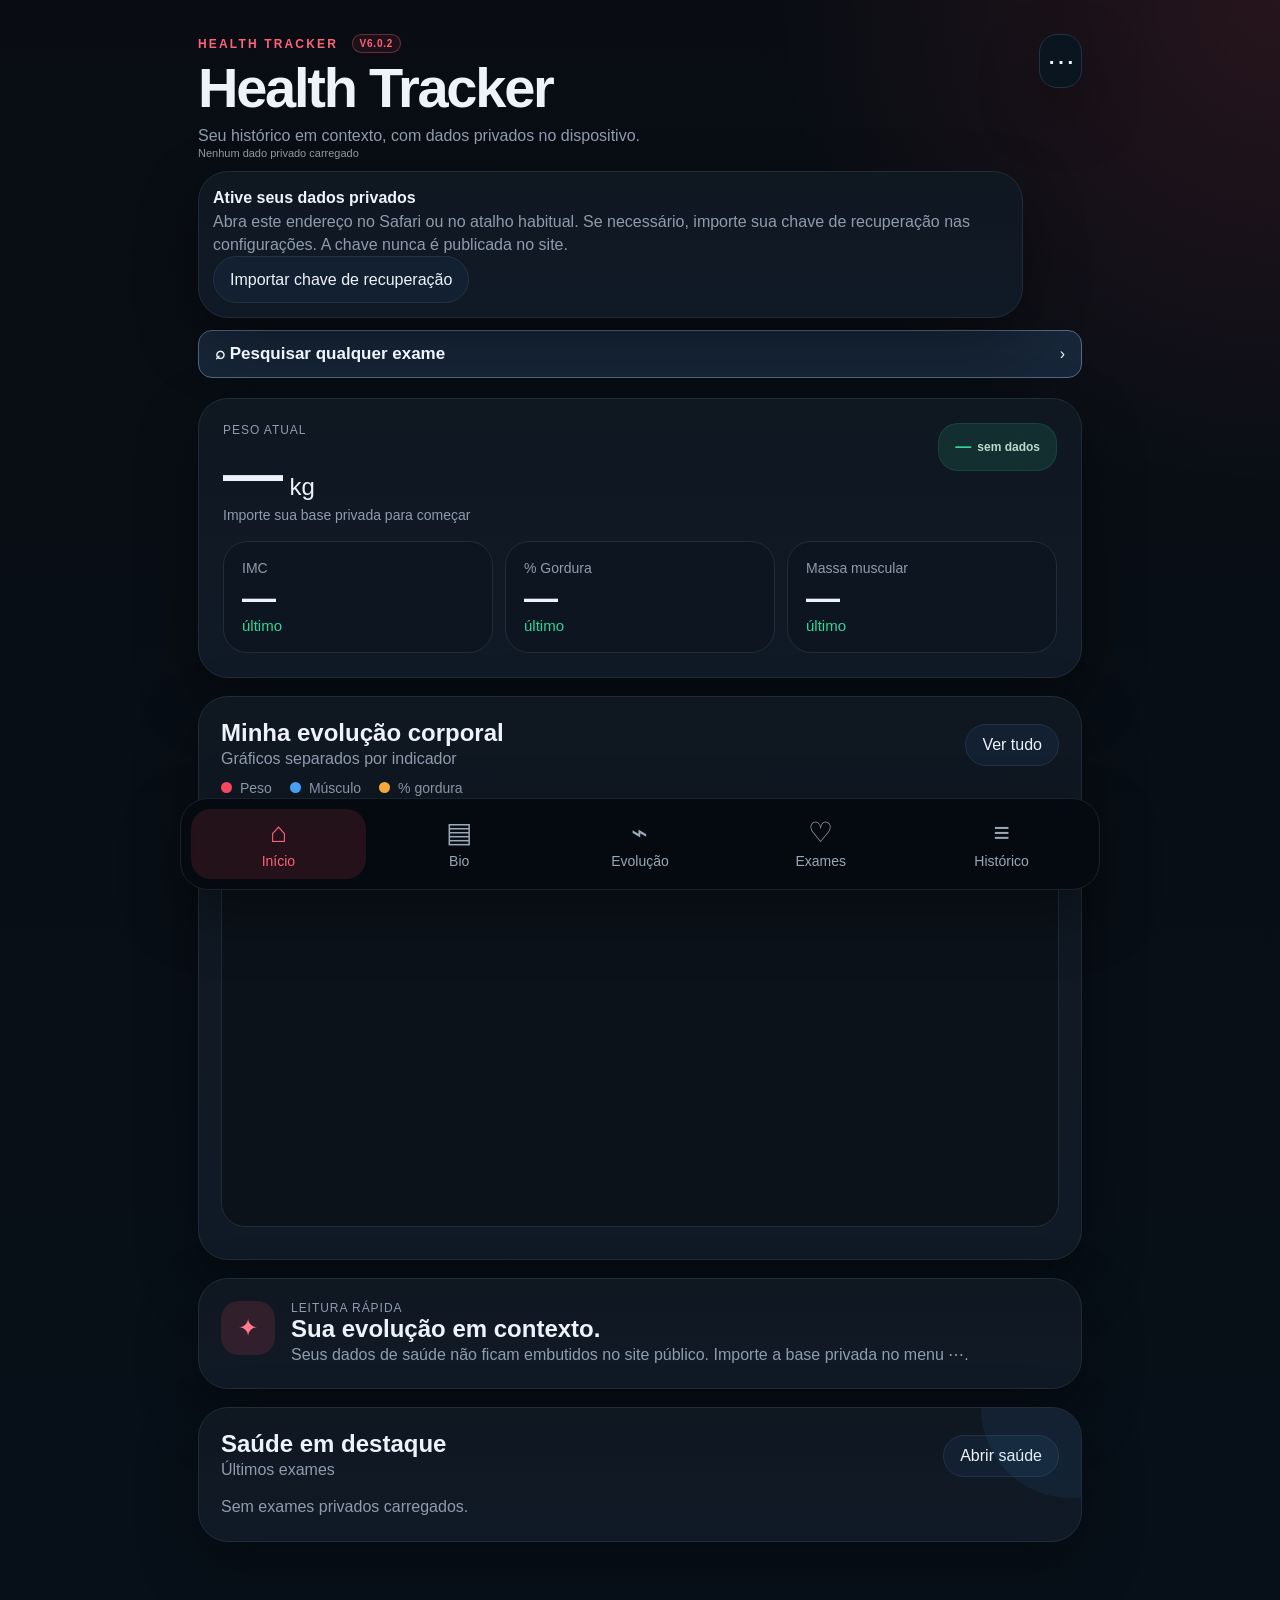
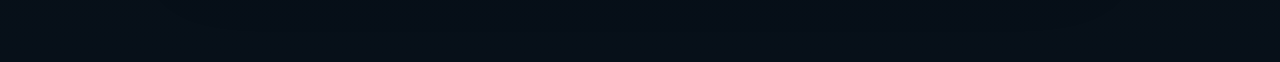
<file: index.html>
<!doctype html><html lang="pt-BR"><head><meta charset="utf-8"><meta name="viewport" content="width=device-width,initial-scale=1,viewport-fit=cover"><meta name="theme-color" content="#0b0f14"><meta name="apple-mobile-web-app-capable" content="yes"><meta name="apple-mobile-web-app-status-bar-style" content="black-translucent"><meta name="apple-mobile-web-app-title" content="Health Tracker"><meta name="description" content="Painel pessoal privado de saúde e composição corporal."><title>Health Tracker</title><link rel="manifest" href="manifest-v5.webmanifest?v=6.0"><link rel="icon" href="icon.svg?v=6.0" type="image/svg+xml"><link rel="apple-touch-icon" href="icon.svg?v=6.0"><link rel="stylesheet" href="styles.css?v=6.0"><link rel="stylesheet" href="v45.css?v=6.0"><link rel="stylesheet" href="v5.css?v=6.0"><link rel="stylesheet" href="v51.css?v=6.0"><link rel="stylesheet" href="v52.css?v=6.0"></head><body>
<div class="app-shell"><header class="topbar"><div><p class="eyebrow">HEALTH TRACKER <span class="version-badge">V6.0.2</span></p><h1 id="greeting">Health Tracker</h1><p class="subtle">Seu histórico em contexto, com dados privados no dispositivo.</p><p class="privacy-banner" id="privacyState"></p></div><button class="icon-btn" id="settingsBtn" aria-label="Dados e configurações">⋯</button></header>
<main class="content">
<section class="view active" data-view="home"><div class="home-panel active"><article class="hero-card"><div class="hero-head"><div><span class="label">Peso atual</span><div class="hero-value"><strong id="heroWeight">—</strong><span>kg</span></div><div class="meta" id="heroDate">—</div></div><div class="delta good" id="weightDelta">—</div></div><div class="metric-grid three"><div class="metric"><span>IMC</span><strong id="heroBmi">—</strong><em class="ok">último</em></div><div class="metric"><span>% Gordura</span><strong id="heroFatPct">—</strong><em class="ok">último</em></div><div class="metric"><span>Massa muscular</span><strong id="heroMuscle">—</strong><em class="ok">último</em></div></div></article>
<article class="card"><div class="section-title-row"><div><h2>Minha evolução corporal</h2><p class="subtle">Gráficos separados por indicador</p></div><button class="pill-btn" id="openEvolutionBtn">Ver tudo</button></div><div class="legend compact"><span><i class="dot red"></i>Peso</span><span><i class="dot blue"></i>Músculo</span><span><i class="dot amber"></i>% gordura</span></div><div class="chart-wrap compact-home"><svg id="overviewChart" class="chart" viewBox="0 0 720 350"></svg></div><div id="overviewLatest" class="chart-last-values"></div></article>
<article class="card insight-card"><div class="insight-icon">✦</div><div><span class="label">Leitura rápida</span><h2>Sua evolução em contexto.</h2><p id="homeInsight" class="subtle"></p></div></article>
<article class="card health-glance"><div class="section-title-row"><div><h2>Saúde em destaque</h2><p class="subtle" id="healthDateBase">Últimos exames</p></div><button class="pill-btn" id="openHealthBtn">Abrir saúde</button></div><div id="healthGlance" class="health-glance-grid"></div></article></div></section>
<section class="view" data-view="results"><div class="page-title"><div><p class="eyebrow">BIOIMPEDÂNCIA</p><h1>Bioimpedância</h1><p class="subtle">Toque em uma medição para abrir o relatório completo.</p></div></div><div class="timeline" id="resultsTimeline"></div></section>
<section class="view" data-view="evolution"><div class="page-title"><div><p class="eyebrow">TENDÊNCIAS</p><h1>Evolução corporal</h1></div></div><div class="metric-tabs" id="metricTabs"><button class="active" data-body-metric="weightKg">Peso</button><button data-body-metric="skeletalMuscleKg">Músculo</button><button data-body-metric="bodyFatPct">% Gordura</button><button data-body-metric="bmi">IMC</button></div><article class="card evolution-card"><div class="evolution-number"><span id="evoMetricLabel">Peso</span><strong id="evoMetricValue">—</strong><em id="evoMetricDelta">—</em></div><div id="evoReference" class="reference-strip"></div><div class="chart-wrap large"><svg id="evolutionChart" class="chart" viewBox="0 0 720 450"></svg></div></article></section>
<section class="view" data-view="health"><div class="page-title"><div><p class="eyebrow">EXAMES</p><h1>Saúde</h1></div></div><article class="health-summary-hero"><div class="health-summary-head"><div><span class="label">RESUMO DE SAÚDE</span><h2 id="healthSummaryDate">Sem data-base</h2></div><span id="healthFreshness" class="freshness unknown">—</span></div><p id="healthSummaryText"></p><div id="healthKpis" class="health-kpis"></div></article><div id="healthCategoryTabs" class="health-category-tabs"></div><article class="card"><div class="section-title-row"><div><h2>Marcadores</h2><p class="subtle">Último resultado, referência e tendência</p></div></div><div id="healthMarkers" class="marker-list"></div></article><article class="card evolution-card"><div class="evolution-number"><span id="labMetricLabel">Exame</span><strong id="labMetricValue">—</strong><em id="labMetricDelta">—</em></div><div class="reference-strip"><span id="labReference">—</span></div><p id="labContext" class="lab-context"></p><div class="chart-wrap large"><svg id="labChart" class="chart" viewBox="0 0 720 450"></svg></div></article><article class="card"><h2>Histórico do marcador</h2><div id="labHistory" class="lab-history"></div></article><article class="card reports-card"><div class="section-title-row"><div><h2>Laudos e achados clínicos</h2><p class="subtle">Fonte e data preservadas quando disponíveis</p></div></div><div id="reportHistory" class="report-history"></div></article><article class="card exam-index-card"><div class="section-title-row"><div><h2>Índice de Exames</h2><p class="subtle">Pesquise quando fez, quem solicitou, onde realizou e em qual pasta está o documento.</p></div></div><div class="exam-index-tools"><input id="examIndexSearch" class="exam-search" type="search" placeholder="Buscar exame, médico, laboratório ou pasta" autocomplete="off"><div id="examIndexFilters" class="exam-index-filters"><button class="active" data-exam-filter="all">Todos</button><button data-exam-filter="lab">Laboratório</button><button data-exam-filter="reports">Laudos</button><button data-exam-filter="pending">Pendentes</button><button data-exam-filter="documents">Documentos</button></div></div><p id="examIndexCount" class="exam-index-count"></p><div id="examIndexList" class="exam-index-list"></div><button id="examIndexMore" class="exam-more" hidden>Mostrar todos</button></article><article class="card disclaimer"><strong>Importante</strong><p>Referência laboratorial não é automaticamente uma meta individual. O painel organiza os dados e não substitui avaliação médica.</p></article></section>
<section class="view" data-view="timeline"><div class="page-title"><div><p class="eyebrow">HISTÓRICO</p><h1>Linha do tempo</h1><p class="subtle">Bioimpedâncias, exames, laudos e tratamentos.</p></div></div><article class="card"><div id="clinicalTimeline"></div></article></section>
</main><nav class="bottom-nav" aria-label="Navegação principal"><button class="active" data-nav="home"><span>⌂</span><small>Início</small></button><button data-nav="results"><span>▤</span><small>Bio</small></button><button data-nav="evolution"><span>⌁</span><small>Evolução</small></button><button data-nav="health"><span>♡</span><small>Saúde</small></button><button data-nav="timeline"><span>≡</span><small>Histórico</small></button></nav></div>
<dialog id="bodyDetailDialog" class="detail-dialog"><div class="dialog-head"><div><p class="eyebrow">RESULTADO</p><h2 id="bodyDetailTitle">Bioimpedância</h2></div><button class="icon-btn" id="closeBodyDetail">×</button></div><div id="bodyDetailContent" class="detail-scroll"></div></dialog>
<dialog id="dataDialog" class="dialog"><div class="dialog-head"><div><p class="eyebrow">DADOS PRIVADOS</p><h2>Privacidade e atualização</h2></div><button class="icon-btn" id="closeDataDialog">×</button></div><p class="privacy-note">A V6.0 publica apenas uma base <strong>criptografada</strong>. Seus exames são descriptografados somente neste aparelho. O panorama de saúde é calculado localmente a partir dessa base. Você importa a chave de recuperação uma única vez; depois, quando eu atualizar seus dados, o app sincroniza automaticamente.</p><div class="key-state"><strong id="keyStatus">Chave ainda não instalada</strong><small id="syncStatus">—</small></div><div class="stack-actions"><label class="primary file-label">Importar chave de recuperação<input id="recoveryKeyInput" type="file" accept="application/json" hidden></label><button class="secondary" id="syncBtn">Sincronizar agora</button><button class="secondary" id="openV7InApp" type="button">Abrir nova versão V7</button><details class="fallback-import"><summary>Importação manual de contingência</summary><label class="secondary file-label">Importar base JSON<input id="importInput" type="file" accept="application/json" hidden></label></details><button class="secondary" id="exportBtn">Exportar backup privado</button><button class="danger-ghost" id="resetBtn">Remover dados deste dispositivo</button><button class="danger-ghost" id="clearKeyBtn">Remover chave deste dispositivo</button></div></dialog>
<script src="core-v5.js?v=6.0"></script><script src="crypto-v5.js?v=6.0"></script><script src="charts-v5.js?v=6.0.2"></script><script src="render-v5.js?v=6.0.2"></script><script src="v51.js?v=6.0"></script><script src="v52.js?v=6.0"></script><script src="ui-v5.js?v=6.0"></script><script src="consult-v6.js?v=6.0.2"></script><script src="crypto-ui-v5.js?v=6.0.1"></script><script>
(function(){
 const launch=document.getElementById('openV7InApp');if(!launch)return;
 const DEFAULT_KEY='health-tracker-preferred-interface';
 function readDefault(){try{return localStorage.getItem(DEFAULT_KEY)==='v7'}catch{return false}}
 function writeDefault(on){try{if(on)localStorage.setItem(DEFAULT_KEY,'v7');else localStorage.removeItem(DEFAULT_KEY);return true}catch{return false}}
 function openV7(){
  document.getElementById('dataDialog')?.close();
  if(document.getElementById('v7InApp'))return;
  const overlay=document.createElement('section');overlay.id='v7InApp';
  overlay.style.cssText='position:fixed;inset:0;z-index:2147483000;display:flex;flex-direction:column;padding-top:env(safe-area-inset-top,0px);box-sizing:border-box';
  const bar=document.createElement('div');bar.style.cssText='display:flex;align-items:center;justify-content:space-between;gap:6px;min-height:44px;padding:0 12px;font:13px -apple-system,BlinkMacSystemFont,sans-serif;border-bottom:1px solid';
  const close=document.createElement('button');close.type='button';close.textContent='‹ Voltar à V6';close.style.cssText='border:0;background:transparent;color:inherit;min-height:44px;font:600 13px -apple-system,BlinkMacSystemFont,sans-serif;cursor:pointer;padding:0 5px';
  const prefer=document.createElement('button');prefer.type='button';prefer.textContent=readDefault()?'V7 como padrão ✓':'Usar V7 como padrão';prefer.style.cssText=close.style.cssText;prefer.setAttribute('aria-pressed',String(readDefault()));
  prefer.addEventListener('click',()=>{if(writeDefault(!readDefault())){prefer.textContent=readDefault()?'V7 como padrão ✓':'Usar V7 como padrão';prefer.setAttribute('aria-pressed',String(readDefault()))}else prefer.textContent='Preferência não salva'});
  bar.append(close,prefer);const iframe=document.createElement('iframe');iframe.title='Health Tracker V7';iframe.src='./v7-preview.html?embedded=1';iframe.style.cssText='width:100%;border:0;flex:1;min-height:0';
  function appearance(){let dark=false;try{const t=localStorage.getItem('ht-v7-theme')||'system';dark=t==='dark'||(t==='system'&&matchMedia('(prefers-color-scheme: dark)').matches)}catch{}overlay.style.background=dark?'#10191e':'#f6f7f8';bar.style.background=dark?'#10191e':'#f6f7f8';bar.style.color=dark?'#84d1c6':'#176c68';bar.style.borderColor=dark?'#34464e':'#dfe7e8'}
  let observer;iframe.addEventListener('load',()=>{appearance();observer?.disconnect();try{const root=iframe.contentDocument?.documentElement;if(root){observer=new MutationObserver(appearance);observer.observe(root,{attributes:true,attributeFilter:['data-theme']})}}catch{}});
  appearance();overlay.append(bar,iframe);
  const overflow=document.body.style.overflow;document.body.style.overflow='hidden';document.body.append(overlay);
  close.addEventListener('click',()=>{observer?.disconnect();writeDefault(false);overlay.remove();document.body.style.overflow=overflow;});
 }
 launch.addEventListener('click',openV7);
 if(readDefault())openV7();
})();
</script></body></html>
</file>
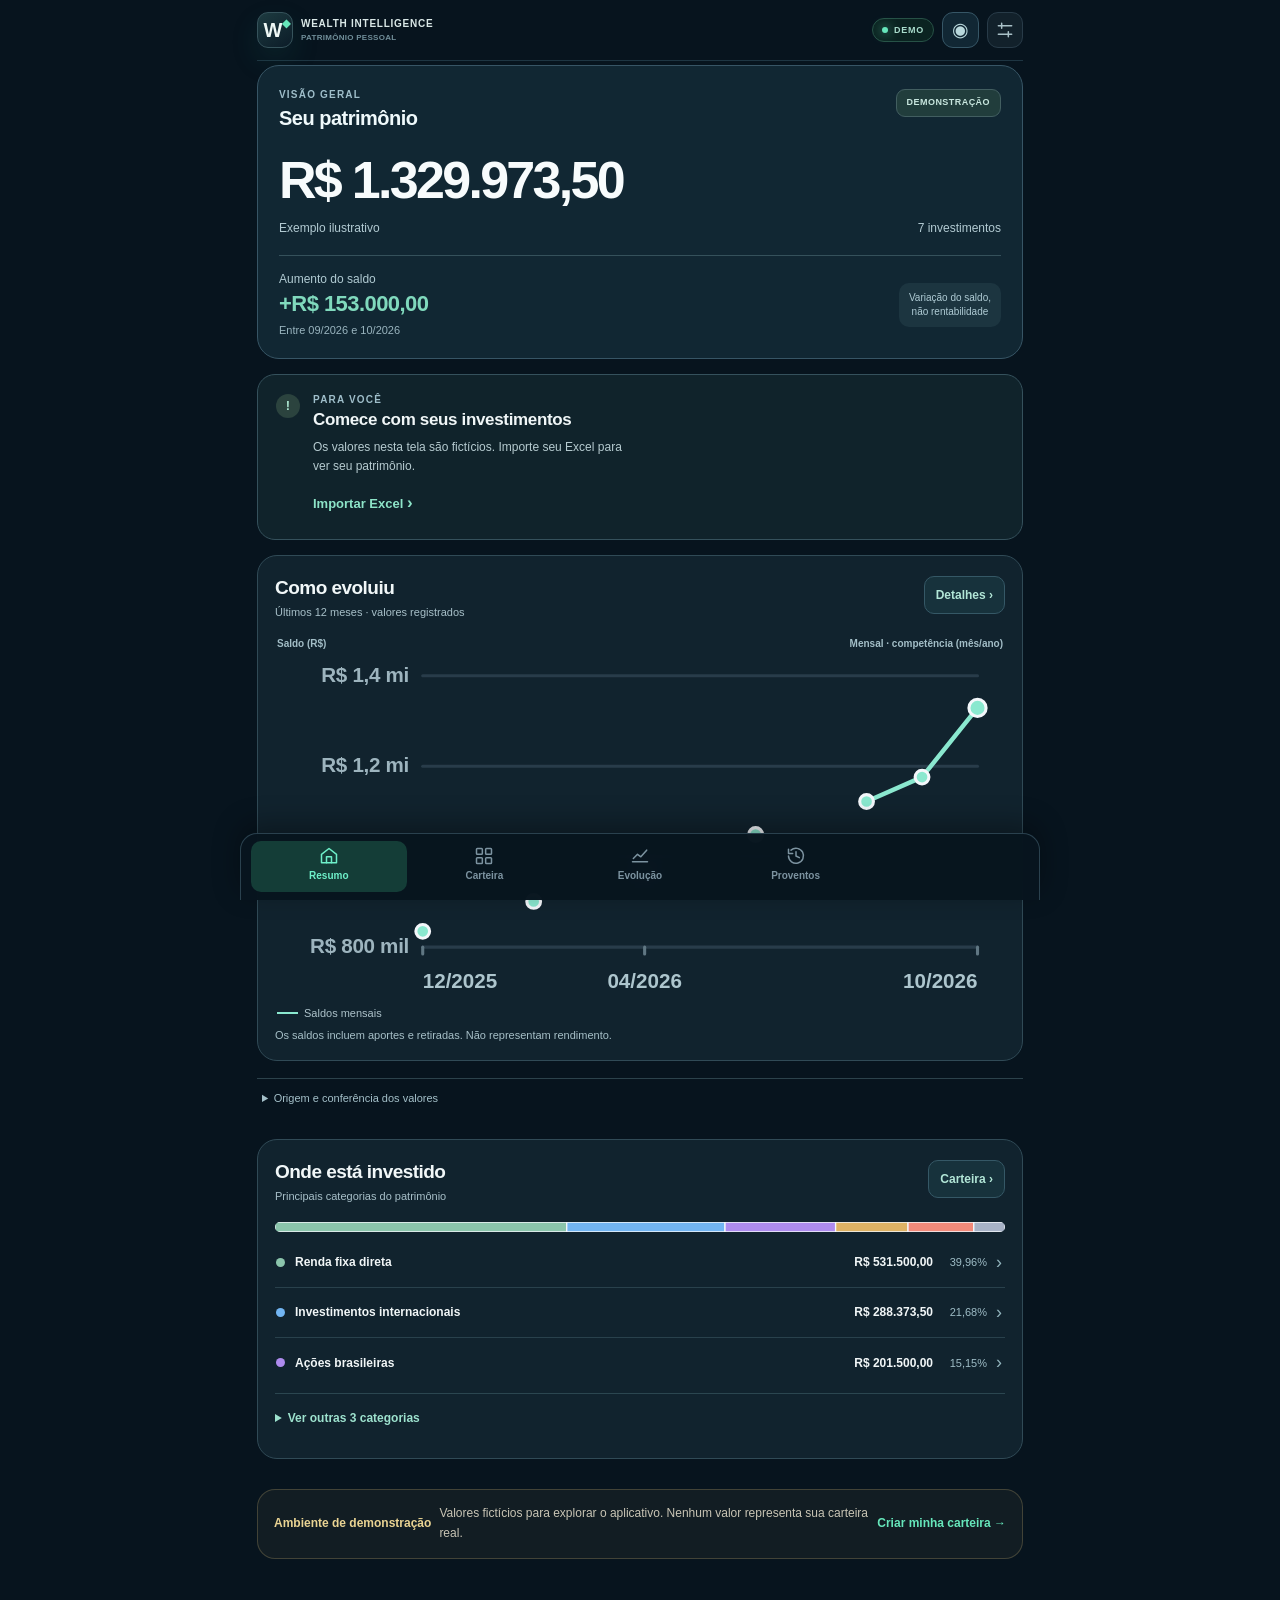
<file: wealth-intelligence/index.html>
<!doctype html>
<html lang="pt-BR"><head>
<meta charset="utf-8"><meta name="viewport" content="width=device-width,initial-scale=1,viewport-fit=cover">
<meta name="theme-color" content="#080f17"><meta name="apple-mobile-web-app-capable" content="yes">
<meta name="apple-mobile-web-app-status-bar-style" content="black-translucent"><meta name="apple-mobile-web-app-title" content="Wealth AI">
<meta name="description" content="Inteligência patrimonial, análise de alocação e projeções de longo prazo.">
<meta http-equiv="Content-Security-Policy" content="default-src 'self'; img-src 'self' data:; style-src 'self'; script-src 'self'; connect-src 'none'; object-src 'none'; base-uri 'self'; form-action 'self'">
<title>Wealth Intelligence AI</title><link rel="manifest" href="./manifest.webmanifest"><link rel="icon" href="./icon.svg" type="image/svg+xml"><link rel="apple-touch-icon" href="./icon.svg"><link rel="stylesheet" href="./styles.css"><link rel="stylesheet" href="./v3.css"><link rel="stylesheet" href="./v4-home.css"><link rel="stylesheet" href="./v4-experience.css">
</head><body>
<svg class="svg-sprite" xmlns="http://www.w3.org/2000/svg" aria-hidden="true"><symbol id="i-home" viewBox="0 0 24 24"><path d="m3 10 9-7 9 7v10H3z"/><path d="M9 20v-7h6v7"/></symbol><symbol id="i-grid" viewBox="0 0 24 24"><rect x="3" y="3" width="7" height="7" rx="1"/><rect x="14" y="3" width="7" height="7" rx="1"/><rect x="3" y="14" width="7" height="7" rx="1"/><rect x="14" y="14" width="7" height="7" rx="1"/></symbol><symbol id="i-chart" viewBox="0 0 24 24"><path d="M3 19h18M4 15l5-5 4 3 7-8"/></symbol><symbol id="i-brain" viewBox="0 0 24 24"><path d="M12 4a4 4 0 0 0-7 3 4 4 0 0 0-1 7 4 4 0 0 0 5 6c1.5 0 3-.8 3-2V4Zm0 0a4 4 0 0 1 7 3 4 4 0 0 1 1 7 4 4 0 0 1-5 6c-1.5 0-3-.8-3-2"/></symbol><symbol id="i-history" viewBox="0 0 24 24"><path d="M3 12a9 9 0 1 0 3-7M3 4v5h5M12 7v5l4 2"/></symbol><symbol id="i-plus" viewBox="0 0 24 24"><path d="M12 4v16M4 12h16"/></symbol><symbol id="i-settings" viewBox="0 0 24 24"><path d="M4 7h16M4 17h16M8 4v6M16 14v6"/></symbol><symbol id="i-arrow" viewBox="0 0 24 24"><path d="M7 17 17 7M8 7h9v9"/></symbol><symbol id="i-shield" viewBox="0 0 24 24"><path d="m12 2 8 4v6c0 5-3.5 8.5-8 10-4.5-1.5-8-5-8-10V6z"/><path d="m8.5 12 2.5 2.5 4.5-5"/></symbol><symbol id="i-info" viewBox="0 0 24 24"><circle cx="12" cy="12" r="9"/><path d="M12 11v6M12 7h.01"/></symbol></svg>
<div class="shell">
<header class="topbar"><div class="brand"><div class="brand-logo">W<span>◆</span></div><div><span class="brand-kicker">WEALTH INTELLIGENCE</span><span class="brand-sub">PATRIMÔNIO PESSOAL</span></div></div><div class="header-right"><span class="privacy-pill"><span class="live-dot"></span> <span id="modeBadge">DEMO</span></span><button id="v3PrivacyToggle" type="button" data-v3-private class="v3-eye-button" aria-label="Ocultar ou mostrar valores">Ocultar valores</button><button id="openSettings" class="icon-button" aria-label="Configurações e dados"><svg><use href="#i-settings"/></svg></button></div></header>
<main id="main">
<section class="page active" data-page="home">
<div class="page-heading"><div><p class="overline">INTELIGÊNCIA PATRIMONIAL</p><h1>Seu patrimônio.<br><em>Em perspectiva.</em></h1></div><div class="glow-orbit" aria-hidden="true">✦</div></div>
<article class="hero"><div class="hero-top"><span id="heroEyebrow" class="eyebrow">PATRIMÔNIO CONSOLIDADO</span><span id="heroAsOf" class="date-pill">—</span></div><h2 id="heroTotal" class="hero-total">R$ —</h2><div class="hero-change"><span id="heroGain" class="gain-pill">—</span><span id="heroGainCaption" class="muted">resultado não realizado sobre custo atual</span></div><div class="chart-switches" role="group" aria-label="Período da evolução"><button data-period="m1">1M</button><button data-period="m3">3M</button><button data-period="m6">6M</button><button data-period="y1">1A</button><button data-period="all" class="active">Tudo</button></div><div id="dataQualityStrip" class="quality-strip" hidden><strong id="dataQualityHeadline">Base histórica parcial</strong><span id="dataQualitySubtitle"></span><span id="dataFileFingerprint" class="quality-fingerprint"></span></div><div id="heroSpark" class="hero-chart" aria-label="Evolução patrimonial"></div><div class="hero-footer"><div><span id="heroCostLabel">CAPITAL ALOCADO*</span><strong id="heroCost">—</strong></div><div><span>POSIÇÕES</span><strong id="heroCount">—</strong></div><div><span>CLASSES</span><strong id="heroClasses">—</strong></div></div></article>
<div id="v3Home" class="v3-home"></div>
<article id="reconciliationPanel" class="panel reconcile-panel" hidden>
<div class="panel-head"><div><p class="overline">VALORES CONFERIDOS COM O EXCEL</p><h3>Entenda os dois totais</h3></div><span id="reconcileStatus" class="date-pill">EM CONCILIAÇÃO</span></div>
<div class="reconcile-grid">
<div><span>Total exibido no Dashboard</span><strong id="reconcileReported">—</strong><small id="reconcileReportedSource">Dashboard!B6</small></div>
<div><span>Soma das posições mais recentes</span><strong id="reconcileCalculated">—</strong><small>Com competências diferentes</small></div>
</div>
<div class="reconcile-source-list" id="reconcileSources"></div><div class="reconcile-difference"><span>Diferença identificada</span><strong id="reconcileDifference">—</strong></div>
<p id="reconcileExplanation" class="reconcile-explanation">—</p><button class="secondary" id="reimportFromHome" type="button">Conferir novamente com meu Excel</button>
<button class="secondary reconcile-export" id="exportAuditCsv" type="button">Exportar conferência detalhada (.csv) <span>↗</span></button><div class="reconcile-latest"><div><span>Último fechamento mensal</span><strong id="reconcileMonthTotal">—</strong><small id="reconcileMonthDate">—</small></div><div><span>Previdência atualizada até</span><strong id="reconcilePensionDate">—</strong><small>Data diferente de outubro</small></div></div>
</article>
<div id="localStorageWarning" class="local-data-warning" hidden role="alert"><strong><svg aria-hidden="true" viewBox="0 0 24 24" width="18"><path d="M12 3 2 21h20L12 3Zm0 6v5m0 3v1" fill="none" stroke="currentColor" stroke-width="2"/></svg> Não foi possível abrir sua carteira salva neste iPhone</strong><p>Por segurança, não exibimos dados de demonstração no lugar da sua carteira. Os registros antigos não foram alterados. Salve uma cópia do conteúdo local e importe seu backup antes de criar novos dados.</p><div><button id="exportRawLocal" class="secondary" type="button">Salvar cópia dos dados locais</button><button id="openBackupFromWarning" class="primary" type="button">Importar backup JSON</button></div></div><div id="demoNotice" class="notice"><strong>Ambiente de demonstração</strong><span>Valores fictícios para explorar o aplicativo. Nenhum valor representa sua carteira real.</span><button data-action="start" class="mini-link">Criar minha carteira →</button></div>
<div class="section-head"><div><p class="overline">CONCENTRAÇÃO E DISTRIBUIÇÃO</p><h2>Resumo da carteira</h2></div><button class="text-link" data-go="insights">Ver análise <span>↗</span></button></div>
<div class="kpi-grid"><article class="kpi"><div class="kpi-top"><span>Diversificação</span><span class="kpi-icon purple">✦</span></div><strong id="divScore">—</strong><small id="divHint">—</small></article><article class="kpi"><div class="kpi-top"><span>Maior exposição</span><span class="kpi-icon amber">◎</span></div><strong id="topExposure">—</strong><small id="topExposureName">—</small></article></div>
<article class="panel"><div class="panel-head"><div><p class="overline">SALDOS POR CLASSE</p><h3>Onde está seu patrimônio</h3></div><button class="ghost-link" data-go="portfolio">Carteira ↗</button></div><div class="allocation-layout"><div id="allocationDonut" class="donut-wrap"></div><div id="allocationLegend" class="allocation-legend"></div></div></article>
<article class="panel growth-panel"><div class="panel-head"><div><p class="overline">ORIGEM DO CRESCIMENTO</p><h3>Aportes x rentabilidade</h3></div><span id="growthPeriod" class="date-pill">—</span></div><div class="growth-headline"><strong id="growthTotal">—</strong><span>Variação patrimonial no período</span></div><div id="growthBar" class="growth-bar" aria-label="Aportes e resultado dos investimentos"></div><div class="growth-details"><div><i class="growth-dot deposit"></i><span>Aportes líquidos</span><strong id="growthFlows">—</strong></div><div><i class="growth-dot profit"></i><span>Resultado estimado</span><strong id="growthResult">—</strong></div></div><p id="growthFootnote" class="fineprint plain">Diferença entre patrimônio e fluxos líquidos informados. É uma estimativa, não um demonstrativo contábil.</p></article><article class="insight-hero"><div class="insight-emblem">✧</div><div><span class="overline">WEALTH INTELLIGENCE</span><h3 id="homeInsightTitle">Sua carteira sob análise.</h3><p id="homeInsightText" class="muted">A inteligência patrimonial identifica pontos de atenção e oportunidades de melhoria.</p><button class="text-link" data-go="insights">Explorar diagnósticos →</button></div></article>
</section>
<section class="page" data-page="portfolio"><div class="page-heading compact v4-page-heading"><div><p class="overline">INVESTIMENTOS</p><h1>Sua carteira</h1><p class="muted">Encontre seus investimentos e veja como o patrimônio está distribuído.</p></div></div><div class="portfolio-summary"><span>SOMA DAS POSIÇÕES</span><strong id="portfolioTotal">—</strong><small id="portfolioSubtitle">—</small></div>
<div id="portfolioBreakdown" class="portfolio-breakdown"></div><section id="v3Portfolio" class="v3-portfolio v4-portfolio">
<div class="v3-group-overview v4-portfolio-hero"><span>Patrimônio na carteira</span><strong id="v3PortfolioTotal">—</strong><small id="v3PortfolioCount">—</small><button id="v3PortfolioReset" data-v3-reset type="button">Limpar filtros</button></div>
<div class="v4-portfolio-tools"><div class="v3-search-row"><label class="v3-search-label" for="v3PortfolioSearch">Buscar investimentos</label><input id="v3PortfolioSearch" type="search" autocomplete="off" placeholder="Nome ou código do investimento"></div>
<button type="button" id="v3ToggleFilters" data-v3-togglefilters aria-expanded="false" aria-controls="v3PortfolioFilterArea">Filtrar <span id="v3FilterBadge" class="v3-filter-badge" hidden>1</span><span aria-hidden="true">⌄</span></button></div>
<div id="v3PortfolioFilterArea" class="v3-filter-drawer" hidden><div class="v3-facet-tabs" id="v3PortfolioTabs"></div><div class="v3-filter-controls"><label>Categoria<select id="v3PortfolioCategory"></select></label></div></div>
<div class="v4-section-line"><h2>Por categoria</h2><p id="v4PortfolioContext">Toque em uma categoria para ver os detalhes.</p></div>
<div id="v3PortfolioCategories" class="v3-group-list"></div></section>
<div class="portfolio-tools"><label class="portfolio-search"><span>Localizar investimento</span><input id="portfolioSearch" type="search" placeholder="Buscar por nome ou ticker" autocomplete="off"></label><label class="portfolio-filter"><span>Ordenar ativos</span><select id="portfolioSort"><option value="value">Maior valor primeiro</option><option value="name">Ordem alfabética</option></select></label></div>
<div class="section-head"><h2>Classes e posições <span id="positionsCounter" class="count">0</span></h2><button class="primary small" data-action="add-position"><svg><use href="#i-plus"/></svg> Adicionar</button></div><p id="portfolioHelp" class="muted portfolio-help">Selecione uma classe para conferir cada posição e sua data de referência.</p><div id="positionsList" class="positions-list"></div><article class="fineprint">Os preços são informados manualmente; não há cotações em tempo real. Para posições importadas apenas com saldo, o custo e o resultado não serão calculados sem informação de aquisição. O resultado não inclui, necessariamente, impostos, taxas ou proventos.</article></section>
<section class="page" data-page="scenario"><div class="page-heading compact"><div><p class="overline">PLANEJAMENTO QUANTITATIVO</p><h1>Simule o <em>futuro.</em></h1><p class="muted">Explore possibilidades, não promessas de rentabilidade.</p></div></div>
<article class="scenario-hero"><span class="eyebrow">META PATRIMONIAL</span><strong id="scenarioTarget">—</strong><span class="muted" id="scenarioStatus">—</span><div class="target-progress"><span id="targetProgress"></span></div></article>
<div class="scenario-presets" role="group" aria-label="Premissas de retorno"><button data-preset="conservative">Defensivo</button><button data-preset="base" class="active">Base</button><button data-preset="optimistic">Arrojado</button></div>
<article class="panel form-panel"><div class="panel-head"><h3>Premissas da simulação</h3><span class="auto-badge">EDITÁVEL</span></div><div class="form-2">
<label>Meta (R$)<input id="simTarget" inputmode="decimal" type="number" min="1" step="1000"></label>
<label>Aporte mensal (R$)<input id="simMonthly" inputmode="decimal" type="number" min="0" step="100"></label>
<label>Horizonte (anos)<input id="simYears" type="number" min="1" max="40" step="1"></label>
<label>Retorno anual nominal (%)<input id="simRate" type="number" min="-50" max="50" step=".5"></label>
<label>Volatilidade anual (%)<input id="simVol" type="number" min="0" max="60" step="1"></label>
<label>Inflação anual (%)<input id="simInflation" type="number" min="0" max="30" step=".5"></label></div>
<button class="primary block" id="runSimulation">Recalcular projeções <span>↗</span></button><button class="historical-calibration" id="calibrateHistory" type="button" disabled>Calibrar premissas usando o histórico</button><p id="calibrationHelp" class="fineprint plain">Para estimar retorno e volatilidade, são necessários pelo menos 12 intervalos válidos e 12 meses de patrimônio com aportes registrados.</p><p class="fineprint plain">Simulação Monte Carlo com 1.000 trajetórias; aportes no fim de cada mês. Retornos independentes e premissas constantes. Não inclui tributos ou custos.</p></article>
<article class="panel"><div class="panel-head"><div><p class="overline">DISTRIBUIÇÃO DE RESULTADOS</p><h3>Faixa de cenários</h3></div><span class="auto-badge">P10 · P50 · P90</span></div><div id="projectionChart" class="projection-chart"></div><div class="forecast-stats"><div><span>CENÁRIO MEDIANO</span><strong id="forecastMedian">—</strong></div><div><span>CHANCE ESTIMADA DE ATINGIR A META</span><strong id="forecastChance">—</strong></div></div><div class="forecast-range-metrics"><div><span>P10 · CONSERVADOR</span><strong id="forecastLow">—</strong></div><div><span>P90 · FAVORÁVEL</span><strong id="forecastHigh">—</strong></div></div><div class="range-strip"><span><b class="range-dot down"></b> Pessimista P10</span><span><b class="range-dot mid"></b> Mediano P50</span><span><b class="range-dot up"></b> Otimista P90</span></div><p id="forecastReal" class="fineprint plain"></p></article>
</section>
<section class="page" data-page="insights"><div class="page-heading compact"><div><p class="overline">MOTOR DE DIAGNÓSTICO</p><h1>Wealth <em>Insights.</em></h1><p class="muted">Análises rastreáveis a partir dos seus dados e premissas.</p></div></div><article class="score-panel"><div class="score-ring"><strong id="scoreNumber">—</strong><small>/ 100</small></div><div><span class="eyebrow">ÍNDICE DE DIVERSIFICAÇÃO</span><h2 id="scoreLabel">—</h2><p class="muted">Indicador heurístico de concentração, não uma nota de qualidade ou recomendação de investimento.</p></div></article><div class="section-head"><h2>Diagnósticos</h2><span class="auto-badge">REGRAS EXPLICÁVEIS</span></div><div id="insightsList" class="insight-list"></div><article class="panel"><p class="overline">NOSSA ABORDAGEM</p><h3>Inteligência com método.</h3><p class="muted paragraph">Usamos diversificação, classes de ativos, concentração, datas de atualização e consistência da base para gerar alertas explicáveis. Não executamos ordens e não apresentamos recomendações automáticas de compra ou venda.</p></article></section>
<section class="page" data-page="history"><div class="page-heading compact v4-page-heading"><div><p class="overline">EVOLUÇÃO</p><h1>Seu patrimônio no tempo</h1><p class="muted">Entenda como seus saldos mudaram, mês a mês.</p></div></div><section id="v3History" class="v3-history v4-history">
<article class="v3-card v4-history-card"><div class="v3-card-top"><div><span class="v3-eyebrow">SALDOS REGISTRADOS</span><h3>Patrimônio total</h3></div></div>
<div class="v3-historical-filter v4-history-filter">
<div class="v3-periods" id="v3HistoryYears"></div><div class="v3-periods" id="v3HistoricalMode"></div>
<details class="v4-history-facets"><summary>Explorar por categoria <span aria-hidden="true">⌄</span></summary>
<div class="v4-history-facets-grid"><label>Visualizar por<select id="v3HistoryDimension"><option value="product">Produto</option><option value="exposure">Exposição</option><option value="account">Conta</option></select></label><label>Categoria<select id="v3HistoryCategory"></select></label></div></details></div>
<div id="v3HistoryChart"></div>
<div class="v3-historical-metrics"><div><span>Início</span><strong id="v3HistoryFirst">—</strong></div><div><span>Final</span><strong id="v3HistoryLast">—</strong></div><div><span>Variação do saldo</span><strong id="v3HistoryDelta">—</strong></div></div>
<p class="v4-history-notice">A variação do saldo inclui aportes e retiradas. Não é rentabilidade.</p>
<details class="v3-history-context"><summary id="v3HistoryShort">Entenda este histórico</summary><p class="v3-note" id="v3HistoryDescription"></p></details></article>
<details class="v4-expand-card v4-history-records"><summary>Ver saldos por mês <span aria-hidden="true">⌄</span></summary><div id="v3HistoryRows" class="v3-history-records"></div></details>
<details class="v4-expand-card v4-history-audit"><summary>Conferência das movimentações <span aria-hidden="true">⌄</span></summary>
<article class="v3-card v3-flow-audit"><div class="v3-card-top"><div><span class="v3-eyebrow">QUALIDADE FINANCEIRA</span><h3>Aportes e retiradas</h3></div></div><div id="v3FlowAuditSummary" class="v3-flow-summary" role="status"></div><button id="v3FlowExport" type="button" class="v3-text-button">Exportar pendências CSV</button><p id="v3FlowAuditHint" class="v3-note"></p><details class="v3-flow-detail"><summary>Conferir intervalos e lançamentos</summary><div id="v3FlowAuditRows" class="v3-flow-rows"></div></details></article></details></section><article class="panel v3-legacy-history"><div class="panel-head"><div><p class="overline">LINHA DO TEMPO</p><h3>Patrimônio histórico</h3></div><button class="ghost-link" data-action="add-snapshot">+ Registro</button></div><div id="historyChart" class="history-chart"></div><div class="history-stats"><div><span>EVOLUÇÃO BRUTA</span><strong id="historyDelta">—</strong></div><div><span>RETORNO APROX. AJUSTADO POR APORTES (SE CONFIRMADOS)</span><strong id="historyTwr">—</strong></div></div><p class="fineprint plain">O retorno ajusta cada intervalo pelo fluxo líquido informado como ocorrido ao final do período. Não equivale a TWR/MWR auditado com fluxos datados.</p></article><div id="historyViewNav" class="history-view-nav" role="group" aria-label="Detalhes do histórico"><button data-history-view="assets" class="active">Por investimento</button><button data-history-view="ledger">Aportes e proventos</button><button data-history-view="audit">Conciliação</button><button data-history-view="months">Meses</button><button data-history-view="returns">Rentabilidade</button></div><p id="historyViewHint" class="muted history-view-hint">Selecione um investimento para consultar sua trajetória individual.</p><article id="performancePanel" class="panel performance-panel"><div class="panel-head"><div><p class="overline">RENTABILIDADE EM CONTEXTO</p><h3>Quanto rendeu de verdade?</h3></div><span class="auto-badge">FLUXOS AJUSTADOS</span></div><div class="performance-metrics"><div class="performance-stat"><span>RETORNO ANUALIZADO ESTIMADO (TIR)</span><strong id="performanceXirr">—</strong><small id="performancePeriod">—</small></div><div class="performance-stat"><span>RESULTADO VS. REFERÊNCIA HIPOTÉTICA</span><strong id="performanceExcess">—</strong><small id="performanceReference">—</small></div></div><div class="benchmark-pair"><div><span>Resultado observado</span><strong id="performanceActual">—</strong></div><div><span>Resultado da referência</span><strong id="performanceBenchmark">—</strong></div></div><p class="fineprint plain" id="performanceCaveat">Estimativas dependem de datas, aportes e retiradas informados; a taxa de referência é constante e hipotética, não representa o CDI histórico.</p></article><article id="milestonesPanel" class="panel milestone-panel"><div class="panel-head"><div><p class="overline">CONQUISTAS</p><h3>Marcos do patrimônio</h3></div><span class="auto-badge">HISTÓRICO</span></div><div id="milestoneList" class="milestone-list"></div></article><article class="panel" id="reportedFlowsPanel" hidden><div class="panel-head"><div><p class="overline">LANÇAMENTOS IMPORTADOS</p><h3>Aportes e proventos informados</h3></div><span class="auto-badge">NÃO CONCILIADOS</span></div><div class="performance-metrics"><div class="performance-stat"><span>APORTES DECLARADOS</span><strong id="reportedTotalFlows">—</strong><small id="reportedCountFlows">—</small></div><div class="performance-stat"><span>PROVENTOS REGISTRADOS</span><strong id="reportedTotalIncome">—</strong><small id="reportedCountIncome">—</small></div></div><div class="income-selector"><label for="incomeYear">Ano dos proventos</label><select id="incomeYear"></select></div><div id="incomeAnnualSummary" class="income-annual-summary"></div><div id="incomeMonthly" class="income-monthly"></div><div class="section-head ledger-latest-head"><h3>Últimos lançamentos</h3></div><div id="reportedFlowsList" class="reported-flows-list"></div><p class="fineprint plain">Aportes declarados podem incluir transferências internas. Dividendos de diferentes abas podem se sobrepor ou já estar reinvestidos no patrimônio. Nenhum deles entra automaticamente no cálculo da TIR.</p></article><article class="panel" id="assetHistoryPanel" hidden><div class="panel-head"><div><p class="overline">SÉRIE POR POSIÇÃO</p><h3>Histórico de cada investimento</h3></div><span class="auto-badge" id="assetHistorySummary">—</span></div><label class="asset-history-select">Selecionar posição<select id="assetHistorySelect"></select></label><div id="assetHistoryChart" class="history-chart"></div><div id="assetHistoryDetails" class="asset-history-details"></div><p class="fineprint plain">Saldos observados, não cotações nem retorno ajustado por compras/vendas. Registro original preservado por aba e célula.</p></article><article class="panel" id="dataAuditPanel" hidden><div class="panel-head"><div><p class="overline">CONCILIAÇÃO</p><h3>Qualidade e origem dos dados</h3></div><span class="auto-badge" id="auditFlagCount">—</span></div><div id="auditOverview" class="audit-overview"></div><div id="auditIssues" class="audit-issues"></div></article><div id="historyRecordsPanel"><div class="section-head"><h2>Registros mensais <span class="count" id="historyCount">0</span></h2></div><div id="historyList" class="history-list"></div></div></section>
<section class="page" data-page="income"><div class="page-heading compact v4-page-heading"><div><p class="overline">RECEBIMENTOS</p><h1>Seus proventos</h1><p class="muted">Veja os dividendos e rendimentos informados na planilha.</p></div></div><section id="v3Income" class="v3-income v4-income"><article class="v3-card v4-income-card">
<div class="v4-income-head"><div><span class="v3-eyebrow">TOTAL REGISTRADO</span><strong id="v3IncomeTotal" class="v3-big-amount">—</strong></div><label class="v3-year-selector">Ano<select id="v3IncomeYear"></select></label></div>
<div id="v3IncomeSplit" class="v3-income-split"></div>
<div id="v3IncomeMonths"></div><p class="v3-note v4-income-note">Estes são lançamentos da planilha, não comprovantes de recebimento ou reinvestimento.</p></article></section></section></main>
<nav class="tabbar" aria-label="Navegação principal"><button data-go="home" class="active"><svg><use href="#i-home"/></svg><span>Resumo</span></button><button data-go="portfolio"><svg><use href="#i-grid"/></svg><span>Carteira</span></button><button data-go="history"><svg><use href="#i-chart"/></svg><span>Evolução</span></button><button data-go="income"><svg><use href="#i-history"/></svg><span>Proventos</span></button></nav>
</div>
<dialog id="v3DetailDialog" class="modal v3-detail-dialog"><div class="v3-detail-top"><span>DETALHES DO INVESTIMENTO</span><button type="button" data-v3-close aria-label="Fechar detalhes">✕</button></div><div id="v3DetailContent"></div></dialog><dialog id="positionDialog" class="modal"><form id="positionForm"><div class="modal-top"><div><p class="overline">ATIVO FINANCEIRO</p><h2 id="positionDialogTitle">Adicionar posição</h2></div><button type="button" class="close" data-close="positionDialog" aria-label="Fechar">×</button></div><input type="hidden" id="posId"><div class="form-2"><label class="wide">Nome do ativo<input id="posName" maxlength="90" required placeholder="Ex.: Tesouro IPCA+"></label><label>Código / identificação<input id="posTicker" maxlength="30" placeholder="Ex.: IPCA2035"></label><label>Classe<select id="posClass"><option value="fixed_income">Renda fixa</option><option value="stocks">Ações BR</option><option value="reits">Fundos imobiliários</option><option value="international">Internacional</option><option value="funds">Fundos</option><option value="crypto">Cripto</option><option value="cash">Caixa</option><option value="pension">Previdência</option><option value="metals">Metais</option><option value="other">Outros</option></select></label><label>Moeda<select id="posCurrency"><option value="BRL">BRL (R$)</option><option value="USD">USD (US$)</option></select></label><label>Quantidade<input id="posQty" type="number" min=".000001" step="any" required></label><label>Custo médio unitário<input id="posCost" type="number" min="0" step="any" required></label><label class="wide unknown-cost"><input id="posUnknownCost" type="checkbox"><span>Valor histórico disponível, mas custo de aquisição desconhecido</span></label><label>Preço / valor unitário atual<input id="posPrice" type="number" min="0" step="any" required></label><label>Data do preço<input id="posDate" type="date" required></label></div><div class="modal-actions"><button type="button" class="secondary" data-close="positionDialog">Cancelar</button><button type="submit" class="primary">Salvar posição</button></div></form></dialog>
<dialog id="snapshotDialog" class="modal"><form id="snapshotForm"><div class="modal-top"><div><p class="overline">HISTÓRICO</p><h2>Registrar patrimônio</h2></div><button type="button" class="close" data-close="snapshotDialog">×</button></div><div class="form-2"><label>Data de referência<input id="snapDate" type="date" required></label><label>Patrimônio total (R$)<input id="snapTotal" type="number" min="0" step=".01" required></label><label class="wide">Aportes líquidos desde o registro anterior (R$)<input id="snapFlow" type="number" step=".01" value="0" required><small>Use valor negativo para retiradas. Fluxo aproximado no final do período.</small></label></div><div class="modal-actions"><button type="button" class="secondary" data-close="snapshotDialog">Cancelar</button><button type="submit" class="primary">Salvar registro</button></div></form></dialog>
<dialog id="settingsDialog" class="modal"><div class="modal-top"><div><p class="overline">CONFIGURAÇÕES</p><h2>Seu espaço financeiro</h2></div><button type="button" class="close" data-close="settingsDialog">×</button></div><div class="settings-block"><h3>Conversão de moeda</h3><label>Cotação manual USD/BRL<input type="number" step=".0001" min=".01" id="fxInput"></label><p class="fineprint plain">Usada apenas para converter posições em USD na data de avaliação. Não é uma cotação em tempo real.</p><button class="secondary" id="saveFx">Atualizar conversão</button></div><div class="settings-block"><h3>Referência de comparação</h3><label>Taxa anual hipotética (% a.a.)<input type="number" step=".25" min="-95" max="500" id="benchmarkRateInput"></label><p class="fineprint plain">A comparação aplica essa taxa constante sobre o patrimônio inicial e sobre cada aporte ou retirada, na data do registro. Não é o CDI realizado nem um índice histórico.</p><button class="secondary" id="saveBenchmark">Atualizar referência</button></div><div class="settings-block"><h3>Seus dados</h3><p class="muted paragraph">Esta versão guarda a carteira somente neste navegador. Exporte um backup para não perder os dados ao limpar o iPhone. Importar posições CSV substitui a carteira atual por posições informadas no arquivo, sem incluir histórico. Custos desconhecidos permanecem marcados como desconhecidos no novo formato CSV. Não existe sincronização entre dispositivos.</p><div class="settings-actions"><button class="secondary" id="exportBackup">Exportar backup JSON</button><button class="secondary" id="exportCsv">Exportar posições CSV</button><button class="secondary" id="exportAuditCsvSettings">Exportar conferência do Excel CSV</button><button class="secondary" id="downloadTemplate">Modelo de posições CSV</button><p id="importStatus" class="xlsx-import-status" hidden></p><label class="secondary file-upload import-xlsx">Importar Excel completo (2024–2026)<input id="importXlsx" type="file" accept=".xlsx,application/vnd.openxmlformats-officedocument.spreadsheetml.sheet" hidden></label><label class="secondary file-upload">Importar posições CSV<input id="importCsv" type="file" accept=".csv,text/csv,text/plain" hidden></label><label class="secondary file-upload">Importar backup JSON<input id="importBackup" type="file" accept=".json,application/json" hidden></label><button class="secondary" data-action="start">Iniciar carteira vazia</button><button class="danger" id="resetDemo">Restaurar demonstração</button></div></div><div class="settings-block"><h3>Segurança e metodologia</h3><p class="muted paragraph">O aplicativo não envia posições a servidores externos, não acessa corretoras e não emite ordens. Dados no navegador não possuem criptografia de ponta a ponta. Proteja seu dispositivo e os backups exportados.</p></div></dialog>
<dialog id="xlsxDialog" class="modal"><div class="modal-top"><div><p class="overline">WEALTH DATA ENGINE V2</p><h2>Prévia da importação</h2></div><button type="button" class="close" data-close="xlsxDialog" aria-label="Fechar">×</button></div><p class="muted paragraph">Arquivo processado exclusivamente no dispositivo. Nenhum dado pessoal será enviado ao GitHub ou servidor. A importação é bloqueada quando os quatro subtotais do Excel não conferem. O leitor atual reconhece somente o formato mapeado das abas 2024–2026, não novos layouts de 2027.</p><div id="xlsxPreview" class="xlsx-preview"></div><fieldset id="xlsxImportModes" class="xlsx-update-modes" aria-label="Forma de atualização"><legend>Como aplicar o Excel?</legend><label class="xlsx-update-option"><input type="radio" name="xlsxUpdateMode" id="xlsxModeIncremental" value="incremental"><span><strong>Atualizar incrementalmente</strong><small>Preserva observações antigas e bloqueia conflitos.</small></span></label><label class="xlsx-update-option"><input type="radio" name="xlsxUpdateMode" id="xlsxModeReplace" value="replace" checked><span><strong>Substituir pelo Excel</strong><small>Troca a carteira e o histórico locais. Exporte backup primeiro.</small></span></label></fieldset><p id="xlsxMergeWarning" class="xlsx-update-note" role="status"></p><div class="modal-actions"><button type="button" class="secondary" data-close="xlsxDialog">Cancelar</button><button type="button" class="primary" id="confirmXlsx" disabled>Confirmar importação</button></div></dialog><div id="toast" role="status" class="toast" aria-live="polite"></div>
<script src="./engine.js" defer></script><script src="./analytics.js" defer></script><script src="./performance.js" defer></script><script src="./importer.js" defer></script><script src="./xlsx-engine.js" defer></script><script src="./ledger.js" defer></script><script src="./flow-audit.js" defer></script><script src="./integrity.js" defer></script><script src="./incremental.js" defer></script><script src="./v3-model.js" defer></script><script src="./v3-view.js" defer></script><script src="./app.js" defer></script>
</body></html>
</file>
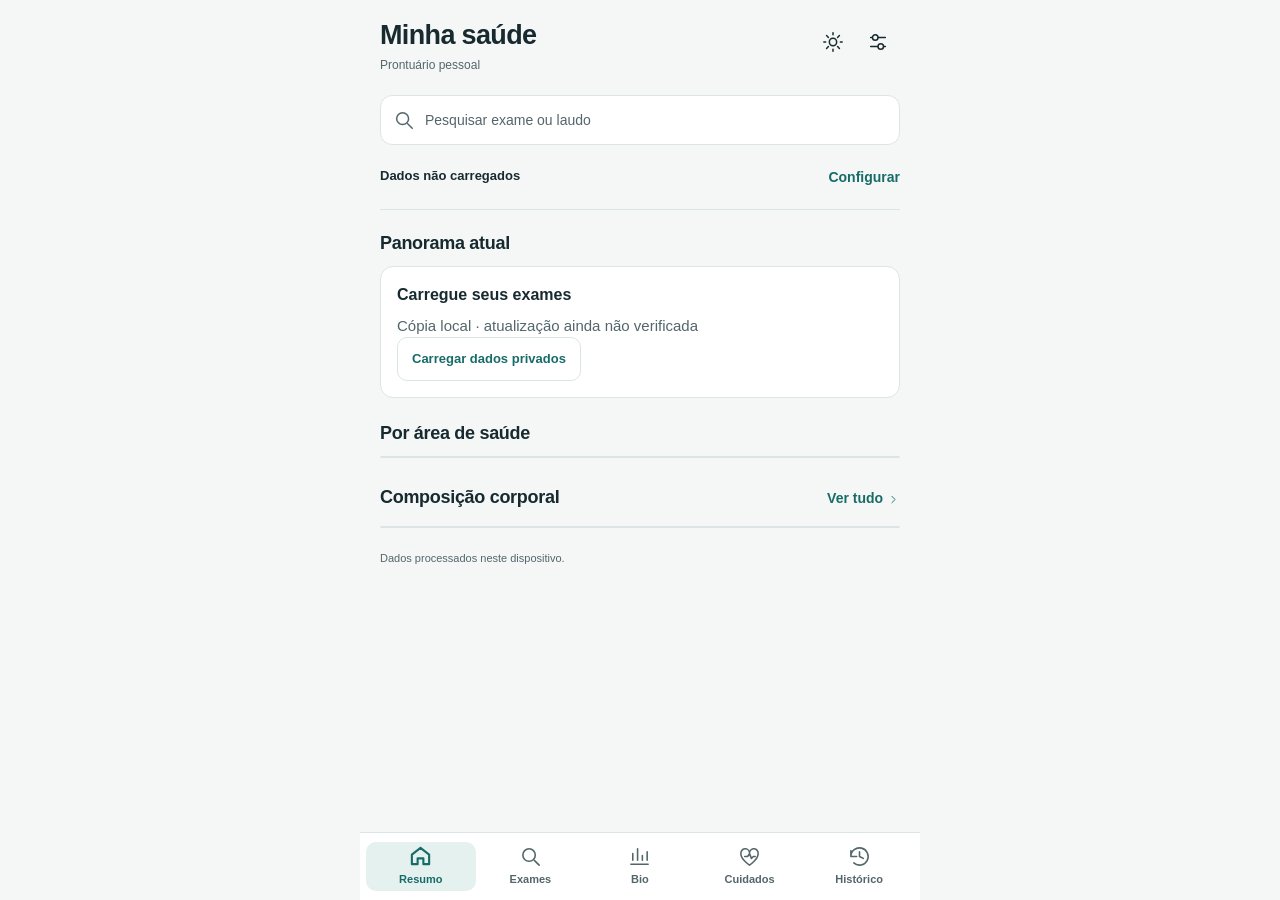
<file: v7-preview.html>
<!doctype html><html lang="pt-BR"><head><meta charset="utf-8"><meta name="viewport" content="width=device-width,initial-scale=1,viewport-fit=cover"><meta name="color-scheme" content="light dark"><title>Minha saúde — V7.0</title><style>
:root{color-scheme:light;--bg:#f6f7f8;--surface:#fff;--text:#172a30;--muted:#52676d;--line:#dfe7e8;--accent:#176c68;--accent-soft:#e4f1ef;--good:#176c51;--warn:#85591a;--warn-soft:#f8f0e1;--red:#a13c40;--chart:#197b75;--nav:rgba(255,255,255,.97);font-family:-apple-system,BlinkMacSystemFont,'Segoe UI',sans-serif;font-size:16px} :root[data-theme=dark]{color-scheme:dark;--bg:#10191e;--surface:#19262d;--text:#eaf1f2;--muted:#b0c0c4;--line:#34444c;--accent:#84d1c6;--accent-soft:#23413e;--good:#8cd7b4;--warn:#efc880;--warn-soft:#3c3425;--red:#f1a2a3;--chart:#8ad2c7;--nav:rgba(25,38,45,.98)}*{box-sizing:border-box}body{margin:0;background:var(--bg);color:var(--text);line-height:1.45}button,input,select{font:inherit;color:inherit}button{cursor:pointer}button:focus-visible,input:focus-visible{outline:3px solid var(--accent);outline-offset:3px}button{border:0;background:none}a{color:var(--accent)}.shell{max-width:620px;margin:auto;min-height:100dvh;padding: max(18px,env(safe-area-inset-top)) 20px calc(94px + env(safe-area-inset-bottom))}.header{display:flex;justify-content:space-between;align-items:center;margin-bottom:22px;gap:12px}h1,h2,h3,p{margin:0}h1{font-size:28px;line-height:1.15;letter-spacing:-.8px;font-weight:720}h2{font-size:19px;letter-spacing:-.3px;font-weight:680}h3{font-size:16px;font-weight:650}.meta,.small{font-size:13px;color:var(--muted)}.header .meta{margin-top:6px}.iconbtn{width:44px;height:44px;border:1px solid var(--line);border-radius:50%;display:grid;place-items:center;background:var(--surface);flex:none}.ico{width:22px;height:22px;fill:none;stroke:currentColor;stroke-width:1.65;stroke-linecap:round;stroke-linejoin:round;vertical-align:middle}.search{display:flex;align-items:center;gap:10px;background:var(--surface);border:1px solid var(--line);border-radius:12px;width:100%;min-height:48px;text-align:left;padding:12px 14px;color:var(--muted)}.search input{width:100%;border:0;outline:0;background:transparent;min-width:0;color:var(--text)}.section{margin-top:24px}.sectiontitle{display:flex;justify-content:space-between;align-items:baseline;gap:10px;margin-bottom:12px}.link{font-size:14px;color:var(--accent);font-weight:620;padding:7px 0;min-height:36px}.panel{background:var(--surface);border:1px solid var(--line);border-radius:16px;padding:16px}.overview{margin-top:18px;padding:18px}.eyebrow{font-size:12px;letter-spacing:.075em;text-transform:uppercase;font-weight:700;color:var(--accent)}.overview h2{margin:8px 0;font-size:21px}.overview p{font-size:15px;line-height:1.55;color:var(--muted)}.statusline{display:flex;align-items:center;gap:8px;margin-top:14px;color:var(--warn);font-size:13px}.dot{width:8px;height:8px;flex:none;border-radius:50%;background:currentColor}.rows{background:var(--surface);border-radius:15px;border:1px solid var(--line);overflow:hidden}.row{display:flex;align-items:center;text-align:left;gap:12px;padding:14px 14px;width:100%;min-height:62px}.row+.row{border-top:1px solid var(--line)}.rowtext{flex:1;min-width:0}.rowtext strong{display:block;font-size:15px;font-weight:660}.rowtext span{display:block;margin-top:3px;color:var(--muted);font-size:13px}.trail{font-size:14px;font-variant-numeric:tabular-nums;text-align:right;white-space:nowrap}.trail strong{display:block;font-size:17px}.chev{color:var(--muted);font-size:20px;flex:none}.good{color:var(--good)}.warn{color:var(--warn)}.muted{color:var(--muted)}.pill{padding:7px 12px;background:var(--surface);border:1px solid var(--line);border-radius:9px;font-size:13px;min-height:36px}.pill.active{background:var(--accent-soft);color:var(--accent);border-color:transparent;font-weight:650}.pills{display:flex;gap:7px;flex-wrap:wrap;margin:12px 0 18px}.nav{position:fixed;bottom:0;left:50%;transform:translateX(-50%);width:min(100%,620px);display:flex;background:var(--nav);border-top:1px solid var(--line);padding:9px 6px calc(9px + env(safe-area-inset-bottom));z-index:10}.nav button{flex:1;min-width:0;display:flex;align-items:center;flex-direction:column;gap:4px;padding:3px 0;font-size:11px;font-weight:600;color:var(--muted);min-height:48px}.nav button.active{color:var(--accent)}.nav button.active .ico{stroke-width:2.2}.nav button span{white-space:nowrap}.metrics{display:grid;grid-template-columns:1fr 1fr;gap:0;padding:0;overflow:hidden}.metric{padding:15px;text-align:left;min-width:0;border-bottom:1px solid var(--line)}.metric:nth-child(odd){border-right:1px solid var(--line)}.metric:nth-last-child(-n+2){border-bottom:0}.metric strong{display:block;font-size:24px;letter-spacing:-.6px;margin:5px 0;font-variant-numeric:tabular-nums}.metric .small{font-size:12px}.metric .unit{font-size:14px;font-weight:500;color:var(--muted)}.spark{display:block;width:100%;height:36px;margin:6px 0}.back{color:var(--accent);display:flex;align-items:center;gap:5px;min-height:44px;padding:0;font-weight:600;margin-bottom:10px}.resultmain{font-size:38px;letter-spacing:-1.5px;line-height:1.2;font-weight:700;font-variant-numeric:tabular-nums}.resultmain small{font-size:17px;font-weight:500;letter-spacing:0;color:var(--muted)}.refline{margin-top:8px;font-size:14px;color:var(--muted)}.graphhead{display:flex;justify-content:space-between;gap:10px;align-items:baseline;margin-bottom:8px}.graph{display:block;width:100%;height:auto;overflow:visible;touch-action:manipulation}.legend{display:flex;gap:9px;align-items:center;color:var(--muted);font-size:12px;margin-top:9px}.legend i{display:block;width:18px;height:3px;background:var(--chart);border-radius:2px}.selection{min-height:37px;display:flex;justify-content:space-between;align-items:center;font-size:13px;color:var(--muted);font-variant-numeric:tabular-nums}.selection strong{font-size:15px;color:var(--text)}.table{width:100%;border-collapse:collapse;font-size:14px;font-variant-numeric:tabular-nums}.table th{text-align:left;color:var(--muted);font-weight:550;font-size:12px;padding:11px 0;border-bottom:1px solid var(--line)}.table td{padding:12px 0;border-bottom:1px solid var(--line)}.table tr:last-child td{border-bottom:0}.table th:not(:first-child),.table td:not(:first-child){text-align:right}.table button{color:var(--accent);padding:0}.table td:first-child{white-space:nowrap}.disclosure{margin-top:12px;border-top:1px solid var(--line);padding-top:12px;font-size:13px;color:var(--muted);overflow-wrap:anywhere}.disclosure summary{cursor:pointer;color:var(--accent);font-weight:600;padding:7px 0}.disclosure p{padding:7px 0}.empty{padding:20px;color:var(--muted);text-align:center}.bar{height:9px;border-radius:5px;position:relative;display:flex;overflow:visible;margin:18px 0 6px}.bar span:nth-child(1){background:var(--warn-soft);width:25%;border-radius:5px 0 0 5px}.bar span:nth-child(2){background:var(--accent-soft);width:50%}.bar span:nth-child(3){background:var(--warn-soft);width:25%;border-radius:0 5px 5px 0}.bar i{position:absolute;width:12px;height:12px;border:2px solid var(--accent);background:var(--surface);border-radius:50%;top:-2px;transform:translateX(-50%)}.range-labels{display:flex;justify-content:space-between;font-size:12px;color:var(--muted)}.theme-menu{position:fixed;z-index:30;max-width:340px;top:75px;right:max(18px,calc((100vw - 580px)/2));background:var(--surface);border:1px solid var(--line);box-shadow:0 8px 32px #0002;padding:16px;border-radius:16px}.theme-menu[hidden]{display:none}.theme-menu .pills{margin:10px 0 0}.notice{font-size:12px;color:var(--muted);margin-top:22px;line-height:1.5}.date-group{font-size:13px;font-weight:650;color:var(--muted);margin:18px 0 8px}.actions{display:flex;gap:8px;flex-wrap:wrap}.btn{background:var(--accent);color:var(--surface);font-weight:650;padding:10px 14px;border-radius:10px;min-height:44px}.btn.secondary{background:var(--surface);color:var(--accent);border:1px solid var(--line)}.mini{width:80px;height:32px}.subsection{margin-top:16px}.textblock{font-size:14px;color:var(--muted);line-height:1.55;margin-top:8px}.refnote{font-size:12px;color:var(--muted);margin-top:8px}@media(max-width:370px){.shell{padding-left:14px;padding-right:14px}.metric strong{font-size:21px}.table{font-size:12px}.row{gap:8px}.trail strong{font-size:15px}}

:root{--surface:#fff;--bg:#f5f7f7;--muted:#53666a;--line:#dce5e6;--accent:#176c68}body{font-variant-numeric:tabular-nums}.shell{max-width:560px;padding-top:max(20px,env(safe-area-inset-top));padding-bottom:calc(96px + env(safe-area-inset-bottom))}.header{margin-bottom:20px;align-items:flex-start;gap:10px}.headleft{flex:1;min-width:0}.header h1{font-size:27px;line-height:1.16;letter-spacing:-.65px;overflow-wrap:anywhere}.head-actions{display:flex;gap:5px;align-items:center}.iconbtn{border-radius:12px;width:40px;height:44px;border:0;background:transparent}.iconbtn[hidden]{display:none}.backlink{display:flex;align-items:center;gap:3px;font-size:13px;color:var(--accent);padding:0 0 8px;min-height:36px}.backlink[hidden]{display:none}.backlink .ico{width:16px;height:16px}.nav{width:min(100%,560px)}.nav button{font-size:11px}.nav button.active{background:var(--accent-soft);border-radius:10px}.nav .ico{width:23px;height:23px}.panel{border-radius:13px;box-shadow:none;padding:16px}.section{margin-top:22px}.first{margin-top:20px}.sectiontitle{margin-bottom:10px}.sectiontitle h2{font-size:18px}.overview{margin-top:0;padding:16px}.overview-title{font-size:19px;line-height:1.25}.textblock{font-size:14px;color:var(--muted);line-height:1.5}.statusline{font-size:12px}.subtle-tag{font-size:12px;color:var(--warn);font-weight:600}.rows{border-radius:13px}.row{padding:12px 13px;min-height:62px;gap:8px}.rowtext strong{font-size:14.5px;line-height:1.3}.rowtext span{font-size:12px;line-height:1.35}.trail{font-size:13px;font-weight:650;max-width:45%;white-space:normal;line-height:1.35}.area-rows .trail{font-size:11px;max-width:33%}.chev{width:14px;height:14px;flex:none}.rowicon{display:flex;align-items:center;justify-content:center;width:34px;height:34px;border-radius:9px;background:var(--accent-soft);color:var(--accent);flex:none}.rowicon .ico{width:20px;height:20px}.metrics .metric{padding:13px 12px}.metrics .metric strong{font-size:26px}.metrics .metric .small{font-size:12px}.metrics .metric .unit{font-size:13px}.compact-metrics .spark{height:27px}.search{border-radius:12px;min-height:50px;padding:10px 12px;font-size:14px}.search input{font-size:16px}.clear{padding:0;min-width:32px;min-height:34px;color:var(--muted)}.clear .ico{width:17px;height:17px}.searchtools{display:flex;align-items:center;gap:8px;justify-content:space-between;margin:13px 0 21px}.searchtools .pills{margin:0;gap:5px;flex-wrap:nowrap}.pill{min-height:38px;padding:8px 10px;font-size:12px;border-radius:8px}.searchtools select{max-width:90px;min-height:38px;background:var(--surface);border:1px solid var(--line);border-radius:8px;padding:6px;font-size:12px}.resultmain{font-size:40px;line-height:1.15;margin-top:6px}.trend{margin-top:8px;font-size:14px}.result-panel .textblock{margin-top:11px}.refline{font-size:12px}.graph{overflow:hidden}.legend{font-size:11px;gap:5px}.legend .hint{margin-left:auto}.periods{margin:0 0 10px}.selection{padding:2px 0 7px;font-size:13px}.selection strong{font-size:16px}.table-panel{padding:4px 12px}.table{font-size:13px}.table td,.table th{padding:11px 2px;vertical-align:middle}.table .doccol{width:48px}.table td:first-child{font-size:12px}.table small{font-weight:400;color:var(--muted)}.doc-button{min-height:36px;min-width:36px}.doc-button .ico{width:18px;height:18px}.bio-table th{font-size:11px}.source-panel .source{border:0;margin:0;padding:0}.source{margin-top:14px;border-top:1px solid var(--line);padding-top:12px}.source-head{display:flex;align-items:center;gap:10px}.source-head .ico{width:23px;height:23px;color:var(--accent);flex:none}.source-head strong{display:block;font-size:14px}.source-head .small{display:block;font-size:12px}.path{overflow-wrap:anywhere;color:var(--muted);font-size:12px;line-height:1.5;margin:9px 0 12px}.btn{font-size:13px}.btn .ico{width:16px;height:16px;margin-right:5px}.report-card+.report-card{margin-top:12px}.report-date{font-size:13px;color:var(--accent);font-weight:650;margin-bottom:8px}.report-body{font-size:14px;line-height:1.55}.excerpt{white-space:pre-wrap;overflow-wrap:anywhere;max-height:300px;overflow:auto}.wide{display:block;width:100%;text-align:center;min-height:44px}.empty-state{text-align:center;padding:10px 0}.empty-state>.ico{width:40px;height:40px;color:var(--accent);margin-bottom:8px}.empty-state h2{font-size:20px}.theme-menu{top:70px;right:max(14px,calc((100vw - 530px)/2));padding:14px}.theme-menu .pills{margin-bottom:0}.notice{font-size:11px;color:var(--muted)}.link .ico{width:13px;height:13px}.settings-pills{margin:0}.date-group{text-transform:capitalize}.chart-panel{padding:13px}.static{cursor:default}.empty{font-size:14px}.empty h3{margin-bottom:6px}.empty p{font-size:13px}.table td.empty{white-space:normal;text-align:center}.header .meta{font-size:12px}.report-body,.path,.textblock{overflow-wrap:anywhere}@media(max-width:350px){.shell{padding-left:14px;padding-right:14px}.header h1{font-size:24px}.head-actions{gap:0}.iconbtn{width:34px}.searchtools{gap:4px}.pill{padding:7px}.rowtext strong{font-size:14px}.trail{font-size:12px}.area-rows .trail{font-size:10px}.table-panel{padding:4px 8px}.bio-table td:first-child{font-size:11px}.metrics .metric strong{font-size:23px}.nav button{font-size:10px}}
.panel.metrics{padding:0}.metrics .metric{padding:14px 13px}.metrics .metric strong{line-height:1.2}.iconbtn{width:44px;min-height:44px}.head-actions{gap:1px}.trend{color:var(--accent);font-weight:650}.nav{background:var(--surface)}.area-rows .trail{max-width:37%}@media(max-width:350px){.iconbtn{width:36px}.metrics .metric{padding:12px 10px}}
.data-receipt{display:flex;align-items:center;justify-content:space-between;gap:12px;padding:10px 0;margin:0 0 4px;border-bottom:1px solid var(--line);font-size:12px;color:var(--muted)}.data-receipt strong{display:block;font-size:13px;color:var(--text);font-weight:600}.data-receipt span{display:block;line-height:1.45}.data-receipt button{flex-shrink:0;min-height:44px}
.theme-menu{position:static;max-width:none;inset:auto;margin:-6px 0 18px;padding:12px 14px;box-shadow:none;z-index:auto}
.theme-menu[hidden]{display:none}
.theme-menu .pills{display:flex;flex-wrap:wrap;gap:7px;margin:8px 0 0}
.graph-scroll{max-width:100%;overflow-x:auto;overflow-y:hidden;overscroll-behavior-x:contain;-webkit-overflow-scrolling:touch}
.graph-scroll .graph{display:block;width:100%;height:auto;touch-action:pan-x pan-y;overflow:hidden}
.chart-unit+.chart-unit{border-top:1px solid var(--line);margin-top:16px;padding-top:12px}
.chart-note{font-size:11px;line-height:1.45;margin-top:6px}
.rx-summary{margin-bottom:12px}.rx-summary .small{margin-top:10px}
.rx-panel{padding:12px 14px}.rx-items{list-style:none;margin:0;padding:0}
.rx-items>li{padding:10px 0;border-bottom:1px solid var(--line);line-height:1.4;font-size:14px;overflow-wrap:anywhere}
.rx-items>li:first-child{padding-top:2px}.rx-items>li:last-child{border-bottom:0;padding-bottom:2px}
.rx-ingredient{display:flex;justify-content:space-between;align-items:baseline;gap:10px}.rx-ingredient strong{white-space:nowrap;text-align:right;font-weight:600;font-variant-numeric:tabular-nums}
.rx-fields{margin:0}.rx-fields dt{font-weight:600;margin-top:12px}.rx-fields dd{margin:4px 0 10px}
.rx-text{font-size:14px;line-height:1.5;white-space:pre-wrap;overflow-wrap:anywhere;margin:0}
.rx-purpose{margin:10px 0}.rx-compare h4{margin:14px 0 6px}
.metrics .metric{display:flex;flex-direction:column;align-items:stretch;gap:4px}.metrics .metric .small:last-child{margin-top:auto;padding-top:7px}.metrics .metric strong{margin:2px 0}.metrics .metric .spark{flex-shrink:0;margin:3px 0}.ref-status{font-size:13px;font-weight:600;margin:8px 0;color:var(--muted)}.ref-status.within{color:var(--good)}.ref-status.below,.ref-status.above{color:var(--warn)}
.executive-overview{padding:14px 15px}
.executive-overview .exec-narrative{font-size:14px;line-height:1.5;color:var(--text);margin:0 0 14px}
.exec-heading{display:flex;align-items:baseline;justify-content:space-between;gap:8px;margin:12px 0 6px}
.exec-heading h3{font-size:13px;font-weight:650;color:var(--text);margin:0}
.exec-heading .small{font-size:11px;white-space:nowrap}
.exec-trends,.exec-reports{border-top:1px solid var(--line)}
.exec-trend,.exec-report{display:flex;width:100%;align-items:center;justify-content:space-between;gap:8px;padding:10px 0;border-bottom:1px solid var(--line);text-align:left;color:var(--text);background:transparent;min-height:44px}
.exec-name{min-width:0;flex:1}.exec-name strong{display:block;font-size:13.5px;font-weight:650;line-height:1.3}.exec-name .small{display:block;font-size:11px;line-height:1.4;margin-top:3px;overflow-wrap:anywhere}
.exec-value{text-align:right;flex-shrink:0;white-space:nowrap;font-variant-numeric:tabular-nums}.exec-value strong{font-size:18px;font-weight:650}.exec-value span{display:block;font-size:10.5px;color:var(--muted)}
.exec-trend .chev,.exec-report .chev{flex-shrink:0;width:13px;height:13px;color:var(--muted)}
.exec-report>span{flex:1;min-width:0;font-size:13px;font-weight:550;line-height:1.35}.exec-report small{display:block;font-size:11px;color:var(--muted);font-weight:400;margin-top:3px}
.executive-overview .exec-note{font-size:12px;line-height:1.4;margin:12px 0 0;color:var(--muted)}
.executive-overview .exec-footnote{font-size:11px;line-height:1.35;margin:8px 0 0;color:var(--muted)}
</style></head><body><div class="shell"><button id="backButton" class="backlink" data-action="back" hidden>‹ Voltar</button><header class="header"><div class="headleft"><h1 id="heading">Minha saúde</h1><p class="meta" id="subheading"></p></div><div class="head-actions"><button id="themeButton" class="iconbtn" data-action="appearance" aria-expanded="false" aria-label="Aparência"></button><button class="iconbtn" data-action="settings" aria-label="Configurações"><svg class="ico" viewBox="0 0 24 24"><path d="M4 7h16M4 17h16"/><circle cx="9" cy="7" r="3" fill="var(--bg)"/><circle cx="15" cy="17" r="3" fill="var(--bg)"/></svg></button></div></header><div id="appearanceMenu" class="theme-menu" hidden><h3>Aparência</h3><div class="pills"><button class="pill" data-theme="light">Claro</button><button class="pill" data-theme="dark">Escuro</button><button class="pill" data-theme="system">Sistema</button></div></div><main id="main"></main><p class="notice">Dados processados neste dispositivo.</p></div><nav id="nav" class="nav" aria-label="Navegação principal"></nav><script src="core-v5.js?v=7-preview"></script><script src="crypto-v5.js?v=7-preview"></script><script>
(function(){
'use strict';
const $=s=>document.querySelector(s), $$=s=>[...document.querySelectorAll(s)];
const esc=s=>String(s??'').replace(/[&<>"']/g,c=>({'&':'&amp;','<':'&lt;','>':'&gt;','"':'&quot;',"'":'&#39;'}[c]));
const nf=(v,d)=>v==null?'—':typeof v!=='number'?String(v):Number(v).toLocaleString('pt-BR',d==null?{maximumFractionDigits:3}:{minimumFractionDigits:d,maximumFractionDigits:d});
const date=s=>s?.length===10?s.split('-').reverse().join('/'):s?.length===7?s.slice(5)+'/'+s.slice(0,4):'Data não confirmada';
const norm=s=>String(s??'').normalize('NFD').replace(/[\u0300-\u036f]/g,'').toLowerCase().replace(/[^a-z0-9]+/g,' ').trim();
const icons={home:'<path d="m3 10 9-7 9 7v10h-6v-6H9v6H3z"/>',search:'<circle cx="10.5" cy="10.5" r="6.5"/><path d="m16 16 5 5"/>',bio:'<path d="M3 20h18M5 16V9m5 7V4m5 12v-5m5 5V7"/>',care:'<path d="M12 21S3 15 3 9a4.5 4.5 0 0 1 9-1 4.5 4.5 0 0 1 9 1c0 6-9 12-9 12Z"/><path d="M7 12h3l2-3 2 5 2-2h2"/>',history:'<path d="M3 12a9 9 0 1 1 3 6.7M3 6v6h6m3-5v5l4 2"/>',moon:'<path d="M20.5 14.5A8.6 8.6 0 0 1 9.5 3a9 9 0 1 0 11 11.5Z"/>',sun:'<circle cx="12" cy="12" r="4"/><path d="M12 2v2m0 16v2M2 12h2m16 0h2M5 5l2 2m10 10 2 2M5 19l2-2M17 7l2-2"/>',settings:'<circle cx="12" cy="12" r="3"/><path d="M12 2v3m0 14v3M2 12h3m14 0h3M5 5l2 2m10 10 2 2M5 19l2-2M17 7l2-2"/>',back:'<path d="m15 5-7 7 7 7"/>',next:'<path d="m9 6 6 6-6 6"/>',file:'<path d="M6 3h8l4 4v14H6zM14 3v5h4M9 12h6M9 16h6"/>',copy:'<rect x="8" y="8" width="12" height="12" rx="2"/><path d="M16 8V5a2 2 0 0 0-2-2H5a2 2 0 0 0-2 2v9a2 2 0 0 0 2 2h3"/>',shield:'<path d="M12 3 4 6v6c0 5 8 9 8 9s8-4 8-9V6z"/><path d="m8 12 3 3 5-6"/>',pill:'<path d="M5 19a6 6 0 0 1 0-8l6-6a6 6 0 0 1 8 8l-6 6a6 6 0 0 1-8 0ZM8 8l8 8"/>',vaccine:'<path d="m17 3 4 4M15 5l4 4m-3-2-9 9-3-3 9-9m-6 12-3 3m0 0-2 2M10 11l2 2m1-5 2 2"/>',check:'<path d="m5 12 4 4L19 6"/>',folder:'<path d="M3 7V5h7l2 3h9v12H3z"/>',close:'<path d="m6 6 12 12M18 6 6 18"/>'};
const icon=(k,cl='')=>`<svg class="ico ${cl}" viewBox="0 0 24 24" aria-hidden="true">${icons[k]||icons.file}</svg>`;
const tabs=[['home','Resumo'],['search','Exames'],['bio','Bio'],['care','Cuidados'],['history','Histórico']];
let EX=[], BODY=[], metrics=[], clinicalAreas=[];
let syncInfo='Cópia local · atualização ainda não verificada', recoverySession=null, syncing=false, syncVerifiedAt=null, syncFailed=false, remoteRevision='';
const V7_KEY_STORE='health-tracker-preview-recovery-v7';
function previewRecoveryV7(){if(recoverySession)return recoverySession;const original=loadRecoveryKeyV5();if(original)return original;try{const stored=JSON.parse(localStorage.getItem(V7_KEY_STORE)||'null');return stored?.privateKeyJwk&&stored?.keyId?stored:null;}catch{return null;}}
function persistPreviewRecoveryV7(doc){try{localStorage.setItem(V7_KEY_STORE,JSON.stringify(doc));return true;}catch{return false;}}

const aliases={ldl:'colesterol LDL colesterol ruim lipidograma perfil lipídico',hdl:'colesterol HDL colesterol bom lipidograma perfil lipídico',total_cholesterol:'colesterol total lipidograma perfil lipídico',non_hdl:'colesterol não HDL lipidograma',vldl:'colesterol VLDL lipidograma',triglycerides:'triglicérides triglicerídeos lipidograma',glucose:'glicemia glicose jejum',hba1c:'hemoglobina glicada HbA1c A1C',estimated_avg_glucose:'glicemia média estimada GME',ast:'TGO AST aspartato aminotransferase',alt:'TGP ALT alanina aminotransferase',ggt:'GGT gama GT gama glutamil transferase',creatinine:'creatinina função renal',egfr:'TFG eGFR CKD EPI filtração glomerular',tsh:'TSH tireoide tireotrofina',free_t4:'T4 livre tiroxina',vitamin_d_25oh:'vitamina D 25 OH calcidiol',vitamin_b12:'vitamina B12 cobalamina',vitamin_c:'vitamina C ácido ascórbico',folate:'folato ácido fólico',wbc:'leucócitos glóbulos brancos hemograma',rbc:'hemácias eritrócitos glóbulos vermelhos hemograma',hemoglobin:'hemoglobina hemograma',hematocrit:'hematócrito hemograma',platelets:'plaquetas hemograma',testosterone_total:'testosterona total hormônios TRT',testosterone_free:'testosterona livre TRT',shbg:'globulina ligadora de hormônios sexuais SHBG',dht:'di hidrotestosterona DHT',psa_total:'PSA próstata antígeno prostático',psa_free:'PSA livre próstata',urine_ph:'urina EAS urina tipo 1'};
const categoryLabels={metabolic:'Metabólico',lipids:'Cardiovascular',hormones:'Hormonal',thyroid:'Tireoide',kidney:'Rins',liver:'Fígado',vitamins:'Vitaminas e minerais',cbc:'Hemograma',screening:'Rastreamento',other:'Outros',orthopedics:'Ortopedia',imaging:'Imagem',neurology:'Neurologia',sleep:'Sono',urology:'Urologia',gastroenterology:'Gastroenterologia',gastro:'Gastroenterologia',pathology:'Anatomopatologia',reproductive_health:'Saúde reprodutiva',cardiology:'Cardiovascular',dermatology:'Dermatologia',ophthalmology:'Oftalmologia',assessment:'Avaliação clínica',audiology:'Audiologia'};
const fullDate=s=>/^\d{4}-\d{2}(-\d{2})?$/.test(s||'')?s:'';
const dateOf=x=>fullDate(x.date)||fullDate(x.dateHint)||'';
function pathFor(x){return x.storagePath||data.sourceRegistry?.[x.source]?.storagePath||'';}
function facFor(x){return x.facility||data.sourceRegistry?.[x.source]?.facility||'';}
function labCat(x){if(x.key.startsWith('urine_'))return 'Urina';if(/^(anti_h|hbsag|hiv|vdrl)/.test(x.key))return 'Sorologias';if(/^(neutrophils|lymphocytes|monocytes|eosinophils|basophils|erythroblasts)/.test(x.key))return 'Hemograma';if(x.key.startsWith('vitamin_')||['folate','magnesium','transferrin_saturation'].includes(x.key))return 'Vitaminas e minerais';return categoryLabels[labCategory(x.key)]||'Outros';}
function reportKey(r){let n=norm(r.title);if(/ressonancia|\brm\b/.test(n)){if(/joelho esquerdo|joelho esq\b/.test(n))return 'rm joelho esquerdo';if(/joelho direito|joelho dir\b/.test(n))return 'rm joelho direito';}if(/ultrasson|\bus\b|\busg\b/.test(n)&&/abdome/.test(n))return 'ultrassom abdome';if(/endoscopia/.test(n))return 'endoscopia';return n||r.id||'laudo';}
function reportAliases(r){let n=norm(r.title+' '+(r.summary||''));let a=[];if(/ressonancia|\brm\b/.test(n))a.push('RM ressonância magnética');if(/ultrasson|\bus\b|\busg\b/.test(n))a.push('US USG ultrassom ultrassonografia');if(/eletroneurom|\benmg\b/.test(n))a.push('ENMG eletroneuromiografia eletromiografia');if(/helicobacter|pylori|pesquisa hp/.test(n))a.push('H pylori helicobacter hp gastrite');if(/hoffite|hoffa|infrapatelar/.test(n))a.push('Hoffa hoffite gordura infrapatelar');if(/joelho esquerdo/.test(n))a.push('joelho esq');if(/joelho direito/.test(n))a.push('joelho dir');return a.join(' ');}
function valueText(v,d){return typeof v==='number'&&Number.isFinite(v)?nf(v,d):v==null||v===''?'—':String(v);}
function contextualReferenceV7(key,raw){
 if(/^(anti_hav|anti_hbc|anti_hbs|anti_hcv|hbsag|hiv|vdrl)/i.test(key||''))return 'Sorologia: o limite do ensaio distingue reatividade; a interpretação depende do marcador e do contexto clínico.';
 if(/^psa_/.test(key||''))return 'PSA: considerar idade, história clínica, volume prostático, medicações e método do ensaio.';
 if(key==='cortisol_serum')return 'Cortisol: a referência depende do horário e das condições de coleta.';
 if(raw?.type==='risk_dependent_target')return 'A meta individual depende da estratificação de risco cardiovascular.';
 if(raw?.type==='fasting_dependent_target')return 'A referência depende da condição de jejum.';
 if(raw?.type==='interpretive_range')return 'Faixa interpretativa do laudo; as metas individuais podem depender do contexto clínico.';
 return '';
}
function referenceTextV7(x){
 const r=x?.reference;if(!r)return 'Referência não recuperada; consulte o laudo original.';
 const u=x.unit||'',format=v=>typeof v==='number'?valueText(v):String(v??'—'),band=a=>Array.isArray(a)&&a.length===2?a.map(format).join(' – ')+' '+u:'';
 if(r.type==='time_dependent_reference'){
  const sections=[r.collectionTime?'Coleta às '+r.collectionTime:'',band(r.morning_06_10)?'6–10h: '+band(r.morning_06_10):'',band(r.afternoon_16_20)?'16–20h: '+band(r.afternoon_16_20):''].filter(Boolean);
  return sections.length?sections.join(' · '):'Referência dependente do horário.';
 }
 if(r.type==='interpretive_note'&&r.note)return String(r.note);
 if(r.type==='risk_dependent_target'){
  if(r.note&&!Object.keys(r.targets||{}).length)return String(r.note);
  const names={low:'Baixo',intermediate:'Intermediário',high:'Alto',very_high:'Muito alto'};
  const targets=Object.entries(r.targets||{}).map(([k,v])=>(names[k]||k)+': '+format(v)+' '+u);
  return targets.length?'Metas por risco: '+targets.join(' · '):'Meta depende do risco cardiovascular.';
 }
 if(r.type==='fasting_dependent_target'){
  const t=r.targets||{};return [t.fasting?'Em jejum: '+format(t.fasting)+' '+u:'',t.non_fasting?'Sem jejum: '+format(t.non_fasting)+' '+u:''].filter(Boolean).join(' · ')||'Referência depende do jejum.';
 }
 if(r.type==='interpretive_range'){
  return [band(r.adequate_general)?'Faixa geral: '+band(r.adequate_general):'',band(r.recommended_risk_groups)?'Grupos de risco: '+band(r.recommended_risk_groups):'',r.toxicity?'Limite de toxicidade informado: '+format(r.toxicity)+' '+u:''].filter(Boolean).join(' · ')||'Referência interpretativa.';
 }
 return markerReferenceText(x)||'Consultar laudo original';
}
function labRef(x){try{return referenceTextV7(x);}catch{return 'Consultar laudo original';}}
function sourceKey(p){return norm(p);}
function resolveArchivePathV7(r,reports){
 const current=pathFor(r);
 if(r.status!=='report_imported'||!current||/\.[a-z0-9]{2,5}$/i.test(current.trim())||!dateOf(r)||!r.title)return current;
 const folder=p=>String(p||'').replace(/\s*\/\s*/g,'/').split('/').slice(0,-1).join('/').normalize('NFC').toLowerCase();
 const candidates=[...new Set(reports.filter(x=>dateOf(x)===dateOf(r)&&reportKey(x)===reportKey(r)).map(x=>pathFor(x)).filter(p=>/\.pdf$/i.test(p)&&folder(p)===folder(current)))];
 return candidates.length===1?candidates[0]:current;
}
function excerptLabelV7(r){
 const note=String(r.raw?.originalExcerptNote||'');
 if(/resumid[ao]|resumo|s[ií]ntese/i.test(note+' '+String(r.excerpt||'').slice(0,150)))return 'Síntese do documento';
 if(/texto extra[ií]do do PDF original/i.test(note))return 'Texto extraído do PDF';
 return 'Conteúdo registrado do laudo';
}
function hydrate(){
 const groups=new Map(),reportsMap=new Map();
 for(const l of data.laboratoryResults||[]){if(!l.key)continue;const k=l.key; if(!groups.has(k))groups.set(k,[]);groups.get(k).push(l);}
 EX=[...groups].map(([k,rs])=>{rs.sort((a,b)=>dateOf(a).localeCompare(dateOf(b)));const last=rs.at(-1),cat=labCat(last);return {id:k,name:({'ldl':'Colesterol LDL','hdl':'Colesterol HDL'}[k]||last.label||k),cat,kind:'lab',aliases:[k,aliases[k],cat,...rs.map(r=>r.label)].join(' '),note:last.context||'',rows:rs.map((r,i)=>({date:dateOf(r),v:r.value,unit:r.unit||'',ref:labRef(r),path:pathFor(r),facility:facFor(r),status:r.status||'',context:r.context||'',rowId:String(i),raw:r}))};});
 for(const r of data.reports||[]){let k=reportKey(r);if(!reportsMap.has(k))reportsMap.set(k,[]);reportsMap.get(k).push(r);}
 EX.push(...[...reportsMap].map(([k,rs],i)=>{rs.sort((a,b)=>dateOf(a).localeCompare(dateOf(b)));const r=rs.at(-1);return {id:'r'+i,name:r.title||'Laudo',cat:/joelho|coluna|quadril|sacro/.test(norm(r.title))?'Ortopedia':categoryLabels[r.category]||'Laudos',kind:'report',aliases:[k,...rs.map(reportAliases)].join(' '),note:'Achados registrados nos laudos. A interpretação depende da avaliação clínica.',rows:rs.map(x=>({date:dateOf(x),summary:x.summary||'',excerpt:x.originalExcerpt||'',path:pathFor(x),facility:facFor(x),status:x.sourceFileStatus||'',raw:x}))};}));
 const covered=new Set(EX.flatMap(e=>e.rows.map(r=>sourceKey(r.path))).filter(Boolean));let seen=new Set();
 for(const [i,r] of (data.archiveIndex||[]).entries()){const resolved=resolveArchivePathV7(r,data.reports||[]),p=sourceKey(resolved);if(p&&seen.has(p))continue;if(p)seen.add(p);const linked=covered.has(p);EX.push({id:'d'+i,name:r.title||resolved.split('/').at(-1)||'Documento',cat:'Documentos',kind:'doc',aliases:[r.category,r.type,r.note,reportAliases(r)].join(' '),note:linked?'Documento catalogado; resultados relacionados podem ser localizados pelo nome do exame.':'Documento catalogado. A presença do arquivo não confirma que seus resultados foram integralmente extraídos.',rows:[{date:dateOf(r),summary:r.note||'Documento localizado no acervo.',path:resolved,facility:facFor(r),status:r.status||''}]});}
 BODY=bodyMeasurements();const weight=(data.weightHistory||[]).filter(r=>r.datePrecision==='month'&&r.isBioimpedance===false&&r.sourceType==='user_reported'&&Number.isFinite(r.weightKg)&&fullDate(r.period));
 const defs=availableBodyMetrics();metrics=defs.map(id=>{let unit=bodyMetricUnit(id),dec=id==='waistHipRatio'||id==='mineralsKg'?2:['bmrKcal','visceralFatLevel','score'].includes(id)?0:1;let rows=BODY.flatMap(b=>{let v=bodyMetricNumber(b,id);return v===null?[]:[{date:b.date,v,unit,device:bodyDeviceGroup(b),raw:b}]});if(id==='weightKg')rows.push(...weight.map(b=>({date:b.period,v:b.weightKg,unit,reported:true,device:'Peso informado'})));rows.sort((a,b)=>a.date.localeCompare(b.date));return {id,name:bodyMetricLabel(id),unit,dec,rows,ref:bodyMetricRange(id)};});
 for(const [i,b] of BODY.entries()){EX.push({id:'b'+i,name:'Bioimpedância',cat:'Composição corporal',kind:'bio',aliases:'bioimpedancia InBody composição corporal peso gordura músculo',rows:[{date:b.date,v:b.weightKg,unit:'kg',raw:b}]});}
 const priority=['Cardiovascular','Metabólico','Ortopedia','Gastroenterologia','Sono','Hormonal'];clinicalAreas=[...new Set(EX.filter(e=>['lab','report'].includes(e.kind)).map(e=>e.cat))].sort((a,b)=>(priority.includes(a)?priority.indexOf(a):99)-(priority.includes(b)?priority.indexOf(b):99)||a.localeCompare(b,'pt-BR'));
}
function weightDelta(m){const r=m?.rows||[];if(r.length<2)return '';const change=r.at(-1).v-r[0].v;return (change>0?'+':change<0?'−':'')+nf(Math.abs(change),1)+' kg desde '+date(r[0].date);}
let mergeDifferencesV7=null,offlineVerifiedV7=false;
const V7_ENCRYPTED_CACHE='health-tracker-v7-encrypted-cache';
function valueIdentityV7(v){if(typeof v==='number'&&Number.isFinite(v))return String(v);if(typeof v==='string'){const s=v.trim().replace(',','.');if(/^[+-]?\d+(?:\.\d+)?$/.test(s)&&Number.isFinite(Number(s)))return String(Number(s));return s.toLowerCase()}return String(v??'')}
function unitIdentityV7(u){return String(u??'').trim().toLowerCase().replace(/[µμ]/g,'u').replace(/\s+/g,'')}
function auditMergeV7(base,delta){
 const index=new Map();for(const r of base.laboratoryResults||[]){const k=r.date+'|'+r.key;if(!index.has(k))index.set(k,[]);index.get(k).push(r)}
 const differing=[];
 for(const r of delta.laboratoryResults||[]){const prior=index.get(r.date+'|'+r.key)||[];if(prior.length&&!prior.some(p=>valueIdentityV7(p.value)===valueIdentityV7(r.value)&&unitIdentityV7(p.unit)===unitIdentityV7(r.unit)))differing.push({prior:prior[0],incoming:r})}
 return differing;
}
async function decryptVerifiedV7(payload,recovery){
 if(!payload?.wrappedKey||!payload.iv||!payload.ciphertext||!(/^[a-f0-9]{64}$/i.test(payload.plaintextSha256||'')))throw Error('Pacote sem manifesto de integridade válido.');
 if(payload.keyId!==recovery?.keyId)throw Error('A chave não corresponde à base.');
 if(!globalThis.crypto?.subtle)throw Error('Criptografia do navegador indisponível.');
 const key=await crypto.subtle.importKey('jwk',recovery.privateKeyJwk,{name:'RSA-OAEP',hash:'SHA-256'},false,['decrypt']);
 const raw=await crypto.subtle.decrypt({name:'RSA-OAEP'},key,htB64uToBytes(payload.wrappedKey));
 const aes=await crypto.subtle.importKey('raw',raw,{name:'AES-GCM'},false,['decrypt']);
 let plain=new Uint8Array(await crypto.subtle.decrypt({name:'AES-GCM',iv:htB64uToBytes(payload.iv)},aes,htB64uToBytes(payload.ciphertext)));
 if(payload.compression==='gzip')plain=await gunzipBytesV5(plain);else if(payload.compression&&payload.compression!=='none')throw Error('Compressão desconhecida.');
 const digest=Array.from(new Uint8Array(await crypto.subtle.digest('SHA-256',plain)),b=>b.toString(16).padStart(2,'0')).join('');
 if(digest!==payload.plaintextSha256.toLowerCase())throw Error('Verificação de integridade SHA-256 falhou.');
 return normalizeCanonical(JSON.parse(new TextDecoder().decode(plain)));
}
function loadedCountsV7(){return {labs:(data.laboratoryResults||[]).length,reports:(data.reports||[]).length,bio:(data.bodyComposition?.confirmedMeasurements||[]).length,weights:(data.weightHistory||[]).length};}
function dataReceiptV7(){const n=loadedCountsV7(),has=n.labs+n.reports+n.bio>0;const label=syncing?'Sincronizando…':syncFailed?'Sincronização pendente':offlineVerifiedV7?'Cópia verificada · offline':syncVerifiedAt?'Dados sincronizados':has?'Cópia local · ainda não verificada':'Dados não carregados';return '<div class="data-receipt" role="status" aria-live="polite"><div><strong>'+esc(label)+'</strong>'+(has?'<span>'+n.labs+' resultados · '+n.reports+' laudos · '+n.bio+' bioimpedâncias</span>':'')+(syncVerifiedAt?'<span>Atualizado nesta sessão: '+esc(syncVerifiedAt.toLocaleString('pt-BR'))+'</span>':'')+(syncFailed?'<span>'+esc(syncInfo)+'</span>':'')+'</div><button class="link" data-action="'+(previewRecoveryV7()?'sync':'settings')+'" '+(syncing?'disabled':'')+'>'+(syncing?'Aguarde':previewRecoveryV7()?'Sincronizar':'Configurar')+'</button></div>';}
function cacheEncryptedV7(base,delta){
 try{localStorage.setItem(V7_ENCRYPTED_CACHE,JSON.stringify({base,delta}));return true}catch{return false}
}
function readEncryptedCacheV7(){
 try{const p=JSON.parse(localStorage.getItem(V7_ENCRYPTED_CACHE)||'null');return p?.base&&p?.delta?p:null}catch{return null}
}
function countsOfV7(d){return [(d.laboratoryResults||[]).length,(d.reports||[]).length,(d.bodyComposition?.confirmedMeasurements||[]).length]}
function selectOfflineV7(current,candidate){
 const a=countsOfV7(current),b=countsOfV7(candidate);
 const last=d=>(d.bodyComposition?.confirmedMeasurements||[]).map(x=>x.date||'').sort().at(-1)||'';
 if(!b.every((n,i)=>n>=a[i])||last(candidate)<last(current))return false;
 const index=new Map();
 for(const r of candidate.laboratoryResults||[]){const k=r.date+'|'+r.key;if(!index.has(k))index.set(k,[]);index.get(k).push(r)}
 return (current.laboratoryResults||[]).every(r=>(index.get(r.date+'|'+r.key)||[]).some(x=>valueIdentityV7(r.value)===valueIdentityV7(x.value)&&unitIdentityV7(r.unit)===unitIdentityV7(x.unit)));
}
async function syncV7(){
 if(syncing)return;
 const recovery=previewRecoveryV7();if(!recovery){syncInfo='Chave não instalada neste navegador. Abra pelo atalho habitual ou importe a chave de recuperação.';render(false);return;}
 syncing=true;syncFailed=false;offlineVerifiedV7=false;syncInfo='Sincronizando base criptografada…';render(false);
 try{
  const fetchPayload=async url=>{
   let r;try{r=await fetch(url+'?t='+Date.now(),{cache:'no-store'});}catch{const e=Error('Sem conexão com o servidor.');e.offline=true;throw e}
   if(!r.ok){const e=Error('Arquivo de dados indisponível.');e.offline=r.status>=500;throw e}
   return r.json();
  };
  let payloads,offline=false;
  try{const [base,delta]=await Promise.all([fetchPayload('./health-data-v5.enc.json'),fetchPayload('./health-delta-2026-11-25.enc.json')]);payloads={base,delta};}
  catch(e){if(!e.offline)throw e;payloads=readEncryptedCacheV7();if(!payloads)throw e;offline=true;}
  const [base,delta]=await Promise.all([decryptVerifiedV7(payloads.base,recovery),decryptVerifiedV7(payloads.delta,recovery)]);
  const differences=auditMergeV7(base,delta),merged=mergeHistoricalDeltaV5(base,delta);
  if(!merged.laboratoryResults?.length||!merged.bodyComposition?.confirmedMeasurements?.length)throw Error('Base incompleta.');
  if(offline&&!selectOfflineV7(data,merged))throw Error('Cópia offline anterior à base local; dados locais preservados.');
  const previous=data;try{data=merged;hydrate();}catch(e){data=previous;hydrate();throw e;}
  mergeDifferencesV7=differences;remoteRevision=payloads.delta.updatedAt||'';syncVerifiedAt=new Date();offlineVerifiedV7=offline;
  const persisted=recoverySession?persistPreviewRecoveryV7(recoverySession):true;
  const cached=offline||cacheEncryptedV7(payloads.base,payloads.delta);
  syncInfo=(offline?'Cópia criptografada verificada sem conexão':'Base verificada nesta sessão')+' · '+syncVerifiedAt.toLocaleString('pt-BR')+(remoteRevision?' · revisão de '+remoteRevision.slice(0,10).split('-').reverse().join('/'):'')+(!persisted?' · chave válida nesta sessão; o navegador não permitiu guardá-la.':'')+(!cached?' · o navegador não permitiu guardar a cópia offline.':'');
 }catch(e){syncFailed=true;syncInfo='Sincronização não concluída. '+e.message;}finally{syncing=false;render(false);}
}
let state={tab:'home',page:null,q:'',kind:'all',year:'',period:'all',bioMore:false};let stack=[];let theme='system';try{theme=localStorage.getItem('ht-v7-theme')||'system'}catch{};const mq=matchMedia('(prefers-color-scheme: dark)');
function applyTheme(){document.documentElement.dataset.theme=(theme==='dark'||theme==='system'&&mq.matches)?'dark':'light';const t=$('#themeButton');t.innerHTML=icon(document.documentElement.dataset.theme==='dark'?'moon':'sun');t.setAttribute('aria-label','Alterar aparência');if(state.page==='settings')render(false)}
function closeAppearance(){const m=$('#appearanceMenu');if(m)m.hidden=true;$('#themeButton')?.setAttribute('aria-expanded','false')}
function updateAppearance(){const m=$('#appearanceMenu');m?.querySelectorAll('[data-theme]').forEach(b=>{const on=b.dataset.theme===theme;b.classList.toggle('active',on);b.setAttribute('aria-pressed',String(on))})}
function setTheme(t){if(!['light','dark','system'].includes(t))return;theme=t;try{localStorage.setItem('ht-v7-theme',t)}catch{}applyTheme();updateAppearance();closeAppearance()}
mq.addEventListener?.('change',applyTheme);
function scrollTop(){window.scrollTo({top:0,behavior:'instant'})}
function go(tab,query='',kind='all'){state={...state,tab,page:null,q:query,kind,year:'',period:'all'};stack=[];render();}
function open(page){stack.push({...state,scroll:window.scrollY});state={...state,page,period:'all'};render()}
function back(){const old=stack.pop();if(old){state=old;render(false);window.scrollTo(0,old.scroll||0)}else go(state.tab)}
function pageHeader(title,sub=''){ $('#heading').textContent=title;$('#subheading').textContent=sub;$('#subheading').hidden=!sub;$('#backButton').hidden=!state.page;}
function row(name,sub,val,act,cls='',ico=''){return `<button class="row" ${act}>${ico?`<span class="rowicon">${icon(ico)}</span>`:''}<span class="rowtext"><strong>${esc(name)}</strong>${sub?`<span>${esc(sub)}</span>`:''}</span>${val?`<span class="trail ${cls}">${esc(val)}</span>`:''}${icon('next','chev')}</button>`}
function group(title,content,extra=''){return `<section class="section"><div class="sectiontitle"><h2>${title}</h2>${extra}</div>${content}</section>`}
function panel(content,cls=''){return `<div class="panel ${cls}">${content}</div>`}
function latest(id){return EX.find(e=>e.id===id)?.rows.at(-1)}
function spark(rows){if(rows.length<2)return '';if(rows.some(r=>r.device)&&rows.some((r,i)=>i&&r.device!==rows[i-1].device))return '';const vals=rows.map(r=>r.v),min=Math.min(...vals),max=Math.max(...vals);return `<svg class="spark" viewBox="0 0 100 30" preserveAspectRatio="none" aria-hidden="true"><path d="M${rows.map((r,i)=>`${3+i*94/(rows.length-1)},${26-(r.v-min)*23/(max-min||1)}`).join(' L')}" stroke="var(--chart)" fill="none" stroke-width="1.7" vector-effect="non-scaling-stroke" stroke-linejoin="round"/></svg>`}
function metricTile(m){let r=m.rows.at(-1);return `<button class="metric" data-open="metric:${m.id}"><span class="small">${esc(m.name)}</span><strong>${r?nf(r.v,m.dec):'—'} <span class="unit">${m.unit}</span></strong>${spark(m.rows)}<span class="small">${m.id==='weightKg'?esc(weightDelta(m)):r?date(r.date):'Sem registro'}</span></button>`}
function overviewTrendsV71(entries){
 const keys=[['ldl','Colesterol LDL'],['hba1c','Hemoglobina glicada'],['glucose','Glicemia']];
 return keys.flatMap(([key,label])=>{
  const e=entries.find(x=>x.id===key&&x.kind==='lab');if(!e)return [];
  const dated=e.rows.filter(r=>Number.isFinite(calendarStampV7(r.date))).slice().sort((a,b)=>a.date.localeCompare(b.date));
  const latest=dated.at(-1);if(!latest||typeof latest.v!=='number'||!Number.isFinite(latest.v))return [];
  const first=dated.find(r=>typeof r.v==='number'&&Number.isFinite(r.v)&&r.unit===latest.unit);
  return [{key,label,first,latest,comparable:!!first&&first!==latest}];
 });
}
function overviewContentV71(cp){
 const trends=overviewTrendsV71(EX);
 if(!EX.length)return panel('<h3>Carregue seus exames</h3><p class="textblock">'+esc(syncInfo)+'</p><button class="btn secondary" data-action="settings">Carregar dados privados</button>','overview');
 const comparable=trends.filter(x=>x.comparable),down=comparable.filter(x=>x.latest.v<x.first.v);
 const narrative=comparable.length===3&&down.length===3?'LDL, glicemia e hemoglobina glicada diminuíram em relação aos primeiros registros comparáveis.':comparable.length?'Os indicadores abaixo mostram a evolução entre a primeira e a última coleta comparável.':'Consulte os resultados mais recentes dos indicadores disponíveis.';
 const shared=trends.length>0&&trends.every(x=>x.latest.date===trends[0].latest.date);
 const trendRows=trends.map(x=>`<button class="exec-trend" data-open="exam:${esc(x.key)}"><span class="exec-name"><strong>${esc(x.label)}</strong><span class="small">${x.comparable?'Inicial: '+esc(valueText(x.first.v)+' '+x.first.unit)+' · '+esc(date(x.first.date)):''}${!shared?(x.comparable?' · ':'')+esc(date(x.latest.date)):''}</span></span><span class="exec-value"><strong>${esc(valueText(x.latest.v))}</strong><span>${esc(x.latest.unit)}</span></span>${icon('next','chev')}</button>`).join('');
 const latestReports=EX.filter(e=>e.kind==='report').flatMap(e=>{const r=e.rows.filter(r=>Number.isFinite(calendarStampV7(r.date))).slice().sort((a,b)=>a.date.localeCompare(b.date)).at(-1);return r?[{e,r}]:[]}).sort((a,b)=>b.r.date.localeCompare(a.r.date)||a.e.name.localeCompare(b.e.name,'pt-BR')).slice(0,2);
 return panel(`<p class="exec-narrative">${esc(narrative)}</p>${trends.length?`<div class="exec-heading"><h3>Indicadores selecionados</h3>${shared?`<span class="small">${esc(date(trends[0].latest.date))}</span>`:''}</div><div class="exec-trends">${trendRows}</div>`:''}${latestReports.length?`<div class="exec-heading"><h3>Laudos recentes</h3></div><div class="exec-reports">${latestReports.map(({e,r})=>`<button class="exec-report" data-open="exam:${esc(e.id)}"><span>${esc(r.raw?.title||e.name)}<small>${esc(date(r.date))}</small></span>${icon('next','chev')}</button>`).join('')}</div>`:''}${cp?.status==='partial'?`<p class="exec-note">Check-up de ${esc(date(cp.date))}: resultados parciais.</p>`:''}<p class="exec-footnote">Tendências do histórico, sem classificação global de saúde.</p>`,'overview executive-overview');
}
function home(){const cp=(data.checkups||[]).slice().sort((a,b)=>dateOf(b).localeCompare(dateOf(a)))[0];pageHeader('Minha saúde','Prontuário pessoal');
return `<button class="search" data-nav="search">${icon('search')}<span>Pesquisar exame ou laudo</span></button>${dataReceiptV7()}<section class="section first"><div class="sectiontitle"><h2>Panorama atual</h2></div>${overviewContentV71(cp)}</section>${group('Por área de saúde',`<div class="rows area-rows">${clinicalAreas.slice(0,state.areasMore?clinicalAreas.length:6).map(a=>{const es=EX.filter(e=>e.cat===a&&['lab','report'].includes(e.kind));const r=es.flatMap(e=>e.rows).filter(r=>r.date).sort((a,b)=>b.date.localeCompare(a.date))[0];return row(a,r?'Último registro · '+date(r.date):'Data não confirmada',es.length+' itens',`data-area="${esc(a)}"`)}).join('')}</div>${clinicalAreas.length>6?`<button class="link wide" data-action="areas-more">${state.areasMore?'Mostrar menos':'Todas as áreas'} ›</button>`:''}`)}${group('Composição corporal',`<div class="panel metrics compact-metrics">${metrics.slice(0,4).map(metricTile).join('')}</div>`,`<button class="link" data-nav="bio">Ver tudo ${icon('next')}</button>`)}`}
function lev(a,b){let p=Array.from({length:b.length+1},(_,i)=>i);for(let i=1;i<=a.length;i++){const r=[i];for(let j=1;j<=b.length;j++)r[j]=Math.min(r[j-1]+1,p[j]+1,p[j-1]+(a[i-1]===b[j-1]?0:1));p=r}return p[b.length]}
function queryTokenV7(t,words){
 if(words.some(w=>w===t||t.length>=3&&w.startsWith(t)))return true;
 if(t.length<5)return false;
 return words.some(w=>{
 if(Math.abs(t.length-w.length)>1)return false;
 if(lev(t,w)<=1)return true;
 if(t.length!==w.length)return false;
 const d=[];for(let i=0;i<t.length;i++)if(t[i]!==w[i])d.push(i);
 return d.length===2&&d[1]===d[0]+1&&t[d[0]]===w[d[1]]&&t[d[1]]===w[d[0]];
 });
}
function rank(e,q,rows=e.rows){
 const n=norm(q);if(!n)return 1;if(!rows.length)return -1;
 const name=norm(e.name);
 const names=e.kind==='report'?[...rows.map(r=>r.raw?.title),...rows.map(r=>reportAliases(r.raw||{title:e.name,summary:r.summary}))]:[e.name,e.aliases];
 const primary=norm([e.kind==='report'?'':name,e.cat,...names].join(' '));
 const secondary=norm(rows.flatMap(r=>[r.date,date(r.date),r.path,r.summary,r.excerpt,r.context,r.raw?.label]).join(' '));
 const words=[...new Set((primary+' '+secondary).split(' ').filter(Boolean))];
 const tokens=n.split(' ');
 if(!tokens.every(t=>queryTokenV7(t,words)))return -1;
 return (name===n?160:0)+(primary.split(' ').includes(n)?90:0)+(primary.includes(n)?45:0)+(tokens.every(t=>queryTokenV7(t,primary.split(' ')))?25:0)+(e.kind==='doc'?0:5)+1;
}
function search(){pageHeader('Exames');const years=[...new Set(EX.flatMap(e=>e.rows.filter(r=>Number.isFinite(calendarStampV7(r.date))).map(r=>r.date.slice(0,4))))].sort().reverse();return `<div class="search">${icon('search')}<input id="query" value="${esc(state.q)}" type="search" autocomplete="off" placeholder="Nome, sigla ou achado clínico" aria-label="Pesquisar exames"><button class="clear" data-action="clear" aria-label="Limpar pesquisa">${icon('close')}</button></div><div class="searchtools"><div class="pills" aria-label="Tipo de exame">${[['all','Todos'],['lab','Laboratório'],['report','Laudos'],['doc','Arquivos'],['bio','Bio']].map(([v,t])=>`<button class="pill ${state.kind===v?'active':''}" data-kind="${v}">${t}</button>`).join('')}</div><select id="year" aria-label="Ano"><option value="">Ano</option>${years.map(y=>`<option ${state.year===y?'selected':''}>${y}</option>`).join('')}</select></div><div class="sectiontitle"><h2 id="resultCount">Resultados</h2><span class="small">Último resultado</span></div><div class="rows" id="results"></div><p class="notice">${EX.length} itens indexados no prontuário privado.</p>`}
function renderResults(){const hits=EX.map(e=>{const rows=e.rows.filter(r=>!state.year||r.date.startsWith(state.year));return {e,score:rank(e,state.q,rows),rows}}).filter(x=>x.score>=0&&x.rows.length&&(state.kind==='all'||x.e.kind===state.kind)).sort((a,b)=>b.score-a.score||a.e.name.localeCompare(b.e.name,'pt-BR'));$('#resultCount').textContent=`${hits.length} ${hits.length===1?'exame':'exames'}`;$('#results').innerHTML=hits.length?hits.map(({e,rows})=>{let r=rows.at(-1);return row(e.name,e.cat+' · '+date(r.date),e.kind==='lab'?valueText(r.v)+' '+r.unit:e.kind==='report'?rows.length+' laudo(s)':e.kind==='bio'?valueText(r.v)+' kg':'Arquivo',`data-open="exam:${e.id}"`)}).join(''):`<div class="empty"><h3>Nenhum resultado encontrado</h3><p>Experimente uma sigla, nome alternativo ou remova os filtros.</p><button class="link" data-action="clear">Limpar busca e filtros</button></div>`;}
function bio(){pageHeader('Bioimpedância',BODY.length?'Última medição · '+date(BODY.at(-1).date):'Sem medições');return panel('<h3 class="overview-title">Composição corporal</h3><p class="textblock">'+esc(weightDelta(metrics.find(m=>m.id==='weightKg'))||'Consulte seus indicadores registrados.')+' · Acompanhe a massa muscular e a gordura corporal.</p>','overview')+group('Indicadores',`<div class="panel metrics">${metrics.slice(0,state.bioMore?metrics.length:4).map(metricTile).join('')}</div><button class="link wide" data-action="bio-more">${state.bioMore?'Mostrar principais indicadores':'Todos os indicadores'} ›</button>`)+group('Histórico de medições',panel(`<table class="table bio-table"><thead><tr><th>Data</th><th>Peso<br><small>kg</small></th><th>Músculo<br><small>kg</small></th><th>Gordura<br><small>%</small></th></tr></thead><tbody>${BODY.map((b,i)=>({b,i})).reverse().map(({b,i})=>`<tr><td><button class="link" data-open="exam:b${i}">${date(b.date)}</button></td><td>${nf(b.weightKg,1)}</td><td>${nf(b.skeletalMuscleKg,1)}</td><td>${nf(b.bodyFatPct,1)}</td></tr>`).join('')}</tbody></table>`,'table-panel'));}
function care(){pageHeader('Cuidados','Tratamentos e prevenção');return `<div class="rows">${row('Tratamentos','Prescrições, medicamentos e suplementos','','data-open="treatments"','','pill')}${row('Vacinas','Carteira e histórico de doses','','data-open="vaccines"','','vaccine')}${row('Sono','Polissonografia e acompanhamento','','data-open="area:Sono"','','moon')}</div>${group('Prevenção',panel('<h3>Check-ups</h3><p class="textblock">Consulte os registros disponíveis.</p><button class="link" data-open="checkup">Consultar exames ›</button>'))}`}
function history(){pageHeader('Histórico','Linha do tempo clínica');return `<div class="pills">${[['all','Todos'],['report','Laudos'],['lab','Laboratório'],['body','Bioimpedância'],['care','Prescrições'],['doc','Arquivos']].map(([v,t])=>`<button class="pill ${state.kind===v?'active':''}" data-kind="${v}">${t}</button>`).join('')}</div>`+historyRows()}
function historyRecordsV7(){
 const rows=[];
 for(const e of EX)for(const r of e.rows){
  const kind=e.kind==='bio'?'body':e.kind;
  const act=e.kind==='lab'&&r.rowId!=null?'source:'+e.id+':'+r.rowId:'exam:'+e.id;
  rows.push({date:r.date,kind,name:e.name,val:e.kind==='lab'||e.kind==='bio'?valueText(r.v)+' '+r.unit:'',act:'data-open="'+esc(act)+'"'});
 }
 for(const cp of data.checkups||[])rows.push({date:dateOf(cp),kind:'checkup',name:'Check-up',val:cp.status==='partial'?'Parcial':'',act:'data-open="checkup"'});
 for(const [i,t] of (data.treatments||[]).entries())rows.push({date:dateOf(t),kind:'care',name:t.title||'Prescrição',val:'',act:'data-open="rx:'+i+'"'});
 return rows;
}
function historyRows(){
 const filtered=historyRecordsV7().filter(r=>state.kind==='all'||r.kind===state.kind||(state.kind==='report'&&r.kind==='checkup')).sort((a,b)=>(b.date||'').localeCompare(a.date||''));
 if(!filtered.length)return panel('<p class="empty">Nenhum registro neste filtro.</p>');
 const groups=new Map();
 for(const r of filtered){const m=Number.isFinite(calendarStampV7(r.date))?r.date.slice(0,7):'';if(!groups.has(m))groups.set(m,[]);groups.get(m).push(r)}
 return [...groups].map(([m,rs])=>`<div class="date-group">${m?new Date(m+'-15T12:00:00').toLocaleDateString('pt-BR',{month:'long',year:'numeric'}):'Data não confirmada'}</div><div class="rows">${rs.map(r=>row(r.name,date(r.date),r.val,r.act)).join('')}</div>`).join('');
}
function sourceHTML(r){return `<div class="source"><div class="source-head">${icon('file')}<div><strong>Documento original</strong><span class="small">${esc(r.facility||'Localização no iCloud')}</span></div></div>${r.path?`<p class="path">${esc(r.path.replace(/\s*\/\s*/g,' › '))}</p><button class="btn secondary" data-copy="${esc(r.path)}">${icon('copy')} Copiar localização</button>`:`<p class="small">Pasta ainda não confirmada.</p>`}</div>`}
function report(e){pageHeader(e.name,e.cat);let rs=e.rows.filter(r=>!state.year||r.date.startsWith(state.year));if(!rs.length)rs=e.rows;return panel('<h3>Leitura executiva</h3><p class="textblock">'+esc(e.note)+'</p>')+group('Histórico de laudos',rs.slice().reverse().map(r=>panel(`<div class="report-date">${date(r.date)}</div><p class="report-body">${esc(r.summary||'Resumo não disponível.')}</p>${r.excerpt?`<details class="disclosure"><summary>${esc(excerptLabelV7(r))}</summary><p class="small">${esc(r.raw?.originalExcerptNote||'Consulte o PDF original para confirmar o texto completo.')}</p><p class="excerpt">${esc(r.excerpt)}</p></details>`:''}${sourceHTML(r)}`,'report-card')).join(''),state.year?`<button class="link" data-action="full-year">Todos os anos</button>`:'');}
function seriesRows(rows){return rows.filter(r=>typeof r.v==='number'&&Number.isFinite(r.v));}
function comparableSeries(rows,key,unit){const normUnit=u=>String(u||'').toLowerCase().replace(/[µμ]/g,'u').replace(/\s/g,'');const to=normUnit(unit);return seriesRows(rows).flatMap(r=>{const from=normUnit(r.unit);let f=from===to?1:null;if(['wbc','platelets','rbc','neutrophils_abs','eosinophils_abs','basophils_abs','lymphocytes_abs','monocytes_abs'].includes(key)){const cnt=x=>['/ul','ul','celulas/ul'].includes(x)?1:['x10^3/ul','10^3/ul','x103/ul','10³/ul','mil/ul'].includes(x)?1000:['x10^6/ul','10^6/ul','x106/ul','milhoes/ul'].includes(x)?1e6:null;const a=cnt(from),b=cnt(to);if(a&&b)f=a/b;}if(['sodium','potassium'].includes(key)&&['mmol/l','meq/l'].includes(from)&&['mmol/l','meq/l'].includes(to))f=1;if(key==='magnesium'){if(from==='meq/l'&&to==='mg/dl')f=24.305/20;if(from==='mg/dl'&&to==='meq/l')f=20/24.305;}return f===null?[]:[{...r,v:r.v*f,unit,originalUnit:r.unit,originalValue:r.v}];});}
function calendarStampV7(s){
 if(typeof s!=='string'||!/^\d{4}-\d{2}(-\d{2})?$/.test(s))return NaN;
 const [y,m,d=15]=s.split('-').map(Number);
 if(y<1900||m<1||m>12||d<1||d>new Date(Date.UTC(y,m,0)).getUTCDate())return NaN;
 return Date.UTC(y,m-1,d,12);
}
function filteredPeriod(rows){
 if(state.period==='all'||!rows.length)return rows;
 const latest=Math.max(...rows.map(r=>calendarStampV7(r.date)).filter(Number.isFinite));
 if(!Number.isFinite(latest))return [];
 const n=Number(state.period);if(!Number.isInteger(n)||n<1)return rows;
 const anchor=new Date(latest),target=new Date(Date.UTC(anchor.getUTCFullYear(),anchor.getUTCMonth()-n,1,12));
 const day=Math.min(anchor.getUTCDate(),new Date(Date.UTC(target.getUTCFullYear(),target.getUTCMonth()+1,0)).getUTCDate());
 target.setUTCDate(day);
 return rows.filter(r=>calendarStampV7(r.date)>=target.getTime());
}
function chartGroupsV7(rows){
 const groups=new Map();
 for(const r of rows){
  if(typeof r.v!=='number'||!Number.isFinite(r.v)||!Number.isFinite(calendarStampV7(r.date)))continue;
  const unit=String(r.unit||'').trim();
  if(!groups.has(unit))groups.set(unit,[]);
  groups.get(unit).push(r);
 }
 return [...groups].map(([unit,rows])=>({unit,rows}));
}
function plot(rows,unit,dec){
 if(!rows.length)return '<p class="empty">Nenhum resultado numérico com data confirmada neste período.</p>';
 const n=rows.length,L=48,R=32,T=29,B=46,h=218,w=Math.max(286,L+R+Math.max(1,n-1)*70);
 const vs=rows.map(r=>r.v),min=Math.min(...vs),max=Math.max(...vs),pad=Math.max((max-min)*.15,Math.abs(max)*.025,.01);
 const rough=(max-min+2*pad)/4,scale=10**Math.floor(Math.log10(rough)),step=[1,2,2.5,5,10].find(v=>v*scale>=rough)*scale;
 const lo=Math.floor((min-pad)/step)*step,hi=Math.ceil((max+pad)/step)*step;
 const x=i=>n===1?(L+w-R)/2:L+(w-L-R)*i/(n-1),y=v=>T+(h-T-B)*(hi-v)/(hi-lo);
 const off=plotRows.length;plotRows.push(...rows.map(r=>({...r,chartUnit:unit,chartDec:dec})));
 let svg='',dashed=false;
 for(let v=hi,i=0;v>=lo-step/2&&i<9;v-=step,i++){
  const yy=y(v);svg+=`<line x1="${L}" x2="${w-R}" y1="${yy}" y2="${yy}" stroke="var(--line)"/><text x="2" y="${yy+4}" font-size="10" fill="var(--muted)">${esc(nf(Number(v.toPrecision(4))))}</text>`;
 }
 for(let i=1;i<n;i++){
  const a=rows[i-1],b=rows[i];
  const comparable=(!a.device&&!b.device)||a.device===b.device&&a.device!=='Equipamento não identificado'&&!a.reported&&!b.reported;
  if(!comparable)dashed=true;
  svg+=`<line x1="${x(i-1)}" x2="${x(i)}" y1="${y(a.v)}" y2="${y(b.v)}" stroke="var(--chart)" stroke-width="2.2" stroke-linecap="round" ${comparable?'':'stroke-dasharray="5 4"'}/>`;
 }
 rows.forEach((r,i)=>{
  const xx=x(i),yy=y(r.v),d=r.date.split('-'),day=d.length===3?d[2]+'/'+d[1]:d[1],year=d[0];
  svg+=`<g class="chartpoint" data-point="${off+i}" tabindex="0" role="button" aria-label="${esc(date(r.date)+' · '+valueText(r.v,dec)+' '+unit)}"><circle class="plot-dot" cx="${xx}" cy="${yy}" r="${i===n-1?5:3.5}" fill="var(--chart)" stroke="var(--surface)" stroke-width="1.4"/><text x="${xx}" y="${yy-10}" text-anchor="middle" font-size="11.5" font-weight="600" fill="var(--text)" stroke="var(--surface)" stroke-width="3" paint-order="stroke">${esc(valueText(r.v,dec))}</text><circle cx="${xx}" cy="${yy}" r="14" fill="transparent"/></g><text class="chart-date" x="${xx}" y="${h-22}" font-size="10.5" text-anchor="middle" fill="var(--muted)">${esc(day)}<tspan x="${xx}" dy="13">${esc(year)}</tspan></text>`;
 });
 const last=rows.at(-1);
 return `<div class="chart-unit"><div class="selection"><span data-point-date>${esc(date(last.date))}</span><strong data-point-value>${esc(valueText(last.v,dec)+' '+unit)}</strong></div><div class="graph-scroll" ${n>4?'tabindex="0" role="region" aria-label="Gráfico com rolagem horizontal"':''}><svg class="graph" viewBox="0 0 ${w} ${h}" ${n>4?'style="min-width:'+w+'px"':''} aria-label="Resultados por ordem de coleta, com datas e valores">${svg}</svg></div><div class="legend"><i></i> ${esc(unit?'Resultado ('+unit+')':'Resultado')} <span class="hint">${n} ${n===1?'registro':'registros'}</span></div><p class="small chart-note">Ordem de coleta; intervalos entre datas não proporcionais.${n>4?' Deslize o gráfico para ver todos os pontos.':''}${dashed?' Traço interrompido: comparabilidade limitada.':''}</p></div>`;
}
let plotRows=[],plotUnit='',plotDec;
function referencePresentationV7(v,range,raw){
 if(typeof v!=='number'||!Number.isFinite(v))return null;
 if(Array.isArray(range)&&range.length===2&&range.every(Number.isFinite)&&range[1]>range[0]){
  const [lo,hi]=range,span=hi-lo;
  const status=v<lo?'below':v>hi?'above':'within';
  const pos=status==='below'?Math.max(4,25-21*Math.min(1,(lo-v)/span)):status==='above'?Math.min(96,75+21*Math.min(1,(v-hi)/span)):25+50*(v-lo)/span;
  return {status,pos,label:status==='below'?'Abaixo da referência':status==='above'?'Acima da referência':'Dentro da referência'};
 }
 if(raw?.type==='lab_reference'&&typeof raw.target==='number'&&Number.isFinite(raw.target)&&['<','<=','>','>='].includes(raw.operator)){
  const op=raw.operator,t=raw.target,ok=op==='<'?v<t:op==='<='?v<=t:op==='>'?v>t:v>=t;
  return {status:ok?'within':op.startsWith('<')?'above':'below',pos:null,label:ok?'Atende ao limite de referência':'Não atende ao limite de referência'};
 }
 return null;
}
function labOrMetric(e,m){const all=e?e.rows:m.rows;if(!all.length){pageHeader(e?.name||m?.name||'Indicador');return panel('<p class="empty">Ainda não há medições para este indicador.</p>')};let rows=e&&state.year?all.filter(r=>r.date.startsWith(state.year)):all;if(!rows.length)rows=all;const last=rows.at(-1),unit=last.unit||m?.unit||'',dec=m?.dec;pageHeader(e?.name||m.name,e?.cat||'Composição corporal');const ref=m&&Array.isArray(m.ref)?m.ref:e?last.ref:'';const rawRange=e&&last.raw?.reference;const range=Array.isArray(ref)?ref:rawRange?.type==='lab_reference'&&Number.isFinite(rawRange.min)&&Number.isFinite(rawRange.max)&&rawRange.max>rawRange.min?[rawRange.min,rawRange.max]:null;const contextRef=e?contextualReferenceV7(e.id,rawRange):'';const presentation=contextRef?null:referencePresentationV7(last.v,range,rawRange);const change=m?.id==='weightKg'?weightDelta({...m,rows}):'';const visible=filteredPeriod(rows);const sets=chartGroupsV7(visible);const chartCount=sets.reduce((n,g)=>n+g.rows.length,0);return panel(`<p class="meta">Último resultado · ${date(last.date)}</p><div class="resultmain">${esc(valueText(last.v,dec))} <small>${esc(unit)}</small></div>${change?`<p class="trend">${change}</p>`:''}${ref?`<p class="refline">${Array.isArray(ref)?'Referência do último exame: '+nf(ref[0])+' – '+nf(ref[1])+' '+esc(unit):esc(ref)}</p>`:''}${presentation?`<p class="ref-status ${presentation.status}">${esc(presentation.label)}</p>${presentation.pos!==null?`<div class="bar" aria-label="${esc(presentation.label)}"><span></span><span></span><span></span><i style="left:${presentation.pos}%"></i></div><div class="range-labels"><span>Abaixo</span><span>Na referência</span><span>Acima</span></div>`:''}`:''}${contextRef?`<p class="small">${esc(contextRef)}</p>`:''}${e&&last.context?`<p class="small">${esc(last.context)}</p>`:''}<p class="textblock">${esc(e?(last.context?'':'Interprete conforme o laudo e o contexto clínico.'):m?.id==='weightKg'?'Prioridade atual: estabilizar o peso e preservar a massa muscular.':'Acompanhe o indicador junto aos demais dados de composição corporal.')}</p>`,'result-panel')+group('Evolução',panel(`<div class="pills periods">${[['6','6 meses'],['12','1 ano'],['all','Tudo']].map(([v,t])=>`<button class="pill ${state.period===v?'active':''}" data-period="${v}">${t}</button>`).join('')}</div>${sets.length?sets.map(g=>plot(g.rows,g.unit,dec)).join(''):plot([],unit,dec)}${chartCount!==visible.length?'<p class="small">'+(visible.length-chartCount)+' registro(s) qualitativo(s) ou sem data confirmada: disponíveis na tabela, sem representação numérica.</p>':''}${sets.length>1?'<p class="small">Unidades distintas apresentadas em gráficos separados, preservando os valores originais da tabela.</p>':''}`,'chart-panel'))+group('Histórico',panel(`<table class="table"><thead><tr><th>Data</th><th>Resultado</th>${e?'<th class="doccol">Laudo</th>':''}</tr></thead><tbody>${visible.slice().reverse().map((r,i)=>`<tr><td>${date(r.date)}</td><td>${esc(valueText(r.v,dec))} ${esc(r.unit)}</td>${e?`<td><button class="doc-button" data-open="source:${e.id}:${r.rowId}" aria-label="Documento de ${date(r.date)}">${icon('file')}</button></td>`:''}</tr>`).join('')}</tbody></table>`,'table-panel'),state.year?'<button class="link" data-action="full-year">Todos os anos</button>':`<span class="small">${visible.length} registros</span>`)+(e?group('Arquivo mais recente',panel(sourceHTML(last),'source-panel')):`<details class="disclosure"><summary>Detalhes técnicos dos dados</summary><p>Registros com precisão mensal não têm dia confirmado. A comparação de composição corporal entre equipamentos exige cautela. Dados ausentes são omitidos.</p></details>`)}
function rxDetailsV7(t){
 const d=t?.details;
 if(typeof d==='string'){try{return JSON.parse(d)}catch{return d}}
 return d;
}
function rxLabelV7(k){
 return ({testosteroneCypionate:'Cipionato de testosterona',formulaMorning:'Fórmula da manhã',sleepFormula:'Fórmula para sono',formulaEvening:'Fórmula da noite',medications:'Medicamentos',supplements:'Suplementação',purpose:'Finalidade registrada',indication:'Indicação registrada',dosage:'Posologia',dose:'Dose',frequency:'Frequência',duration:'Duração',notes:'Observações',instructions:'Orientações',name:'Nome',route:'Via de administração',composition:'Composição'})[k]||String(k).replace(/([a-z])([A-Z])/g,'$1 $2').replace(/[_-]/g,' ').replace(/^./,c=>c.toUpperCase());
}
function rxValueV7(v,depth=0){
 if(v==null||v==='')return '<p class="small">Não informado.</p>';
 if(depth>8)return '<p class="small">Consultar receita original para mais detalhes.</p>';
 if(Array.isArray(v))return '<ul class="rx-items">'+v.map(x=>{
  if(typeof x==='string'){
   const m=x.match(/^(.+?)\s+(\d[\d.,]*\s*(?:mg|mcg|µg|μg|g|UI|IU|mL|ml))$/i);
   return m?`<li class="rx-ingredient"><span>${esc(m[1])}</span><strong>${esc(m[2])}</strong></li>`:`<li>${esc(x)}</li>`;
  }
  return '<li>'+rxValueV7(x,depth+1)+'</li>';
 }).join('')+'</ul>';
 if(typeof v==='object')return '<dl class="rx-fields">'+Object.entries(v).map(([k,x])=>'<dt>'+esc(rxLabelV7(k))+'</dt><dd>'+rxValueV7(x,depth+1)+'</dd>').join('')+'</dl>';
 return '<p class="rx-text">'+esc(v)+'</p>';
}
function rxCompareV7(t){
 const prior=(data.treatments||[]).filter(x=>dateOf(x)&&dateOf(x)<dateOf(t)).sort((a,b)=>dateOf(b).localeCompare(dateOf(a)))[0];
 const now=rxDetailsV7(t),old=rxDetailsV7(prior);
 if(!prior||!now||!old||typeof now!=='object'||typeof old!=='object'||Array.isArray(now)||Array.isArray(old))return '';
 const blocks=[];
 for(const k of ['formulaMorning','formulaEvening','sleepFormula']){
  if(!Array.isArray(now[k])||!Array.isArray(old[k])||!now[k].every(x=>typeof x==='string')||!old[k].every(x=>typeof x==='string'))continue;
  const added=now[k].filter(x=>!old[k].includes(x)),removed=old[k].filter(x=>!now[k].includes(x));
  if(added.length||removed.length)blocks.push('<h4>'+esc(rxLabelV7(k))+'</h4>'+(added.length?'<p class="small">Consta nesta receita e não na anterior:</p>'+rxValueV7(added):'')+(removed.length?'<p class="small">Constava na anterior e não nesta:</p>'+rxValueV7(removed):''));
 }
 if(typeof now.testosteroneCypionate==='string'&&typeof old.testosteroneCypionate==='string'&&now.testosteroneCypionate!==old.testosteroneCypionate)blocks.push('<h4>Cipionato de testosterona</h4><p class="small">Anterior:</p>'+rxValueV7(old.testosteroneCypionate)+'<p class="small">Nesta receita:</p>'+rxValueV7(now.testosteroneCypionate));
 return blocks.length?'<details class="disclosure rx-compare"><summary>Comparar com a prescrição de '+esc(date(dateOf(prior)))+'</summary>'+blocks.join('')+'<p class="small">Comparação textual entre receitas; não confirma início, suspensão ou uso atual.</p></details>':'';
}
function prescriptionV7(i){
 const t=(data.treatments||[])[i];if(!t){pageHeader('Prescrição');return panel('<p>Prescrição não localizada.</p>')}
 pageHeader('Prescrição',date(dateOf(t)));
 const d=rxDetailsV7(t);
 const purpose=t.purpose||t.indication||null;
 let content=panel('<h3>'+esc(t.title||'Prescrição')+'</h3>'+(purpose?'<div class="rx-purpose"><p class="small">Finalidade registrada</p>'+rxValueV7(purpose)+'</div>':'')+'<p class="small">Registro histórico. Uso atual não confirmado.</p>','rx-summary');
 if(d&&typeof d==='object'&&!Array.isArray(d))content+=Object.entries(d).map(([k,v])=>group(esc(rxLabelV7(k)),panel(rxValueV7(v),'rx-panel'))).join('');
 else content+=group('Conteúdo registrado',panel(rxValueV7(d),'rx-panel'));
 return content+rxCompareV7(t)+group('Receita original',panel(sourceHTML({path:pathFor(t),facility:facFor(t)}),'source-panel'));
}
function auditPageV7(){
 pageHeader('Integridade dos dados','Verificação técnica local');
 const n=loadedCountsV7();
 const indexed=EX.filter(e=>e.kind==='lab').reduce((a,e)=>a+e.rows.length,0);
 const discoverable=EX.filter(e=>rank(e,e.name)>=0).length;
 const missingDate=(data.laboratoryResults||[]).filter(r=>!Number.isFinite(calendarStampV7(dateOf(r)))).length;
 const missingSource=(data.laboratoryResults||[]).filter(r=>!pathFor(r)).length;
 const status=syncVerifiedAt&&!syncFailed?(offlineVerifiedV7?'Cópia offline: dois pacotes verificados nesta sessão (SHA-256 e AES-GCM).':'Dois pacotes verificados nesta sessão (SHA-256 e AES-GCM).'):'Sincronize para verificar os dois pacotes publicados.';
 const stats=[['Resultados laboratoriais',n.labs],['Resultados no índice',indexed],['Laudos',n.reports],['Bioimpedâncias',n.bio],['Itens localizáveis pelo próprio nome',discoverable+' / '+EX.length],['Resultados sem data válida',missingDate],['Resultados sem localização',missingSource]];
 return panel('<h3>Verificação técnica</h3><p class="textblock">'+esc(status)+'</p><p class="small">Não equivale à conferência de cada resultado com o PDF original.</p>')+group('Conferência do índice',panel('<table class="table"><tbody>'+stats.map(([k,v])=>'<tr><td>'+esc(k)+'</td><td>'+esc(v)+'</td></tr>').join('')+'</tbody></table>','table-panel'))+group('Conciliação de resultados',panel(mergeDifferencesV7===null?'<p class="textblock">Ainda não comparado nesta sessão.</p>':('<p class="textblock">'+mergeDifferencesV7.length+' registros da atualização com valor ou unidade diferente do registro anterior de mesma data e exame.</p><p class="small">Não são necessariamente erros clínicos. A base anterior foi preservada; confira os documentos antes de alterar valores.</p>'+mergeDifferencesV7.map(({prior,incoming})=>'<details class="disclosure"><summary>'+esc(incoming.label||incoming.key)+' · '+esc(date(dateOf(incoming)))+'</summary><p class="small">Base anterior: '+esc(valueText(prior.value))+' '+esc(prior.unit)+'</p>'+sourceHTML({path:pathFor(prior),facility:facFor(prior)})+'<p class="small">Atualização: '+esc(valueText(incoming.value))+' '+esc(incoming.unit)+'</p>'+sourceHTML({path:pathFor(incoming),facility:facFor(incoming)})+'</details>').join(''))));
}
function extraPage(p){if(p==='audit')return auditPageV7();if(p.startsWith('rx:'))return prescriptionV7(Number(p.slice(3)));if(p==='vaccines'){pageHeader('Vacinas','Carteira de vacinação');return panel('<div class="empty-state">'+icon('vaccine')+'<h2>Seu histórico de vacinação</h2><p class="textblock">Aguardando a importação dos seus registros. Nenhuma dose foi cadastrada na base disponível.</p></div>')+group('Estrutura da carteira',panel('<table class="table"><thead><tr><th>Vacina</th><th>Dose</th><th>Data</th></tr></thead><tbody><tr><td colspan="3" class="empty">Sem registros importados</td></tr></tbody></table>','table-panel'))+panel('<p class="textblock">A estrutura permite apresentar doses, datas, comprovantes e reforços indicados pelo profissional de saúde.</p>')}
if(p==='treatments'){pageHeader('Tratamentos','Prescrições e acompanhamento');const ts=(data.treatments||[]).map((t,i)=>({t,i})).sort((a,b)=>dateOf(b.t).localeCompare(dateOf(a.t)));return group('Histórico de prescrições',ts.length?'<div class="rows">'+ts.map(({t,i})=>row(t.title||'Prescrição',date(dateOf(t)),'',`data-open="rx:${i}"`)).join('')+'</div>':panel('<p class="empty">Nenhuma prescrição registrada.</p>'))+panel('<h3>Medicamentos em uso</h3><p class="textblock">Aguardando confirmação do tratamento atual. As receitas anteriores estão disponíveis no histórico.</p>','rx-summary')}
if(p==='checkup'){pageHeader('Check-up');const cps=(data.checkups||[]).slice().sort((a,b)=>b.date.localeCompare(a.date));return cps.map(cp=>panel('<h3>'+date(cp.date)+'</h3><p class="textblock">'+(cp.status==='partial'?'Resultados parciais.':'Registros disponíveis.')+'</p>'+EX.filter(e=>e.rows.some(r=>r.date===cp.date)).map(e=>row(e.name,date(cp.date),'',`data-open="exam:${e.id}"`)).join(''))).join('')||panel('<p>Sem check-up catalogado.</p>')}
if(p==='settings'){pageHeader('Configurações');return group('Aparência',panel(`<div class="pills settings-pills">${[['light','Claro'],['dark','Escuro'],['system','Sistema']].map(([v,t])=>`<button class="pill ${theme===v?'active':''}" data-theme="${v}">${t}</button>`).join('')}</div>`))+group('Dados e privacidade',panel(`<div class="source-head">${icon('shield')}<div><strong>Prontuário privado</strong><span class="small">${esc(syncInfo)}</span></div></div><button class="btn secondary" data-action="sync" ${syncing?'disabled':''}>Sincronizar agora</button><label class="btn secondary" style="display:block;margin-top:10px">Importar chave neste navegador<input type="file" id="recoveryInputV7" accept="application/json" style="display:block;max-width:100%;margin-top:8px"></label><p class="small">A chave importada é guardada somente neste navegador após uma sincronização bem-sucedida. Não altera a chave nem os dados salvos pela versão anterior.</p>`))+group('Verificação técnica',panel('<button class="link" data-open="audit">Conferir integridade e registros ›</button>'))+group('Sobre',panel('<p>Health Tracker · V7.1.1 · versão para aceite final</p><p class="small">Auditoria clínica ainda parcial. Os PDFs originais permanecem no iCloud.</p>'))}
if(p.startsWith('area:')){let a=p.slice(5);pageHeader(a,'Exames e laudos');return `<div class="rows">${EX.filter(e=>e.cat===a).map(e=>{let r=e.rows.at(-1);return row(e.name,date(r.date),e.kind==='lab'?valueText(r.v)+' '+r.unit:e.kind==='report'?e.rows.length+' laudo(s)':'Arquivo',`data-open="exam:${e.id}"`)}).join('')}</div>`}
if(p.startsWith('source:')){let [,id,dt]=p.split(':');const e=EX.find(x=>x.id===id),r=e?.rows.find(x=>x.rowId===dt);if(!r)return panel('<p>Documento não localizado.</p>');pageHeader(e.name,date(r.date));return panel(`<div class="resultmain">${esc(valueText(r.v))} <small>${esc(r.unit)}</small></div><p class="refline">${esc(r.ref)}</p>${sourceHTML(r)}`)}
return panel('<p>Seção demonstrativa.</p>')}
function bioDetail(e){const b=e.rows[0].raw;pageHeader('Bioimpedância',date(b.date));return group('Resultado',panel(`<table class="table"><thead><tr><th>Indicador</th><th>Valor</th></tr></thead><tbody>${metrics.filter(m=>bodyMetricNumber(b,m.id)!==null).map(m=>`<tr><td><button class="link" data-open="metric:${esc(m.id)}">${esc(m.name)}</button></td><td>${valueText(bodyMetricNumber(b,m.id),m.dec)} ${esc(m.unit)}</td></tr>`).join('')}</tbody></table>`,'table-panel'))+panel(sourceHTML({path:pathFor(b),facility:facFor(b)}));}
function render(reset=true){closeAppearance();updateAppearance();plotRows=[];let p=state.page,content;if(p?.startsWith('exam:')){let e=EX.find(x=>x.id===p.slice(5));content=!e?panel('<p>Registro não localizado.</p>'):e.kind==='lab'?labOrMetric(e,null):e.kind==='bio'?bioDetail(e):report(e)}else if(p?.startsWith('metric:')){const m=metrics.find(x=>x.id===p.slice(7));content=m?labOrMetric(null,m):panel('<p>Indicador não localizado.</p>');}else if(p)content=extraPage(p);else content=({home,search,bio,care,history}[state.tab])();$('#main').innerHTML=content;$('#nav').innerHTML=tabs.map(([k,t])=>`<button data-nav="${k}" class="${state.tab===k?'active':''}" ${state.tab===k?'aria-current="page"':''}>${icon(k)}<span>${t}</span></button>`).join('');if(state.tab==='search'&&!p){renderResults();$('#query').addEventListener('input',e=>{state.q=e.target.value;renderResults()});$('#year').addEventListener('change',e=>{state.year=e.target.value;renderResults()})}if(p==='settings'){ $('#recoveryInputV7')?.addEventListener('change',async e=>{try{const doc=JSON.parse(await e.target.files[0].text());if(!doc.privateKeyJwk||!doc.keyId)throw Error('Chave inválida');recoverySession=doc;await syncV7();}catch(err){syncInfo=err.message;render(false);}})}if(reset)scrollTop()}
function point(el){
 const g=el.closest('[data-point]');if(!g)return;
 const r=plotRows[+g.dataset.point],box=g.closest('.chart-unit');if(!r||!box)return;
 box.querySelectorAll('.plot-dot').forEach(c=>c.setAttribute('r','3.5'));
 g.querySelector('.plot-dot')?.setAttribute('r','5.5');
 box.querySelector('[data-point-date]').textContent=date(r.date);
 box.querySelector('[data-point-value]').textContent=valueText(r.v,r.chartDec)+' '+r.chartUnit;
}
document.addEventListener('click',async e=>{if(!e.target.closest('#appearanceMenu,#themeButton'))closeAppearance();let t=e.target.closest('button,[data-point]');if(!t)return;if(t.dataset.nav){go(t.dataset.nav);return}if(t.dataset.open){open(t.dataset.open);return}if(t.dataset.area){open('area:'+t.dataset.area);return}if(t.dataset.kind){state.kind=t.dataset.kind;render(false);return}if(t.dataset.period){state.period=t.dataset.period;render(false);return}if(t.dataset.theme){setTheme(t.dataset.theme);return}if(t.dataset.copy){try{await navigator.clipboard.writeText(t.dataset.copy);t.textContent='Localização copiada'}catch{prompt('Copiar localização',t.dataset.copy)}return}if(t.dataset.point!==undefined){point(t);return}switch(t.dataset.action){case'back':back();break;case'clear':state.q='';state.kind='all';state.year='';render(false);$('#query').focus();break;case'areas-more':state.areasMore=!state.areasMore;render(false);break;case'bio-more':state.bioMore=!state.bioMore;render(false);break;case'full-year':state.year='';render(false);break;case'appearance':updateAppearance();$('#appearanceMenu').hidden=!$('#appearanceMenu').hidden;t.setAttribute('aria-expanded',String(!$('#appearanceMenu').hidden));break;case'settings':open('settings');break;case'sync':syncV7();break;}});
document.addEventListener('keydown',e=>{if(e.target.closest('[data-point]')&&['Enter',' '].includes(e.key)){e.preventDefault();point(e.target)}if(e.key==='Escape')closeAppearance()});hydrate();applyTheme();render();if(previewRecoveryV7())syncV7();

})();
</script></body></html>
</file>
<file: styles.css>
:root{
  --bg:#090d13;
  --bg2:#0d131b;
  --panel:#0f1721;
  --panel-2:#101a26;
  --line:#202c39;
  --text:#eef3fb;
  --muted:#8f9cad;
  --accent:#ff4a64;
  --accent-2:#ff6a80;
  --green:#31d69a;
  --blue:#4aa7ff;
  --amber:#ffb13b;
  --violet:#aa8cff;
  --shadow:0 24px 60px rgba(0,0,0,.35);
}
*{box-sizing:border-box}
html,body{margin:0;padding:0;background:radial-gradient(circle at top right, rgba(255,74,100,.12), transparent 24%),linear-gradient(180deg,#090d13 0%,#071019 100%);color:var(--text);font-family:-apple-system,BlinkMacSystemFont,"SF Pro Display","Segoe UI",sans-serif}
body{min-height:100vh}
button,input,select,textarea{font:inherit}
button{cursor:pointer}
input,select,textarea{background:#0c1218;border:1px solid var(--line);color:var(--text);border-radius:14px;padding:12px 14px;outline:none}
textarea{resize:vertical;min-height:90px}
label{display:flex;flex-direction:column;gap:7px;font-size:13px;color:var(--muted)}
.full{grid-column:1/-1}
h1,h2,h3,p{margin:0}
.small{font-size:13px}
.subtle{color:var(--muted);line-height:1.45}
.label{display:block;font-size:12px;color:var(--muted);text-transform:uppercase;letter-spacing:.08em}
.eyebrow{margin-bottom:8px;color:#ff6279;letter-spacing:.18em;font-size:12px;font-weight:800}
.app-shell{max-width:920px;margin:0 auto;padding:24px 18px 120px}
.topbar{display:flex;justify-content:space-between;gap:16px;align-items:flex-start;padding-top:max(10px,env(safe-area-inset-top))}
.topbar h1{font-size:clamp(40px,7vw,56px);line-height:.95;letter-spacing:-.04em;margin-bottom:10px}
.icon-btn{display:grid;place-items:center;width:54px;height:54px;border-radius:18px;background:#0b1520;border:1px solid #213244;color:var(--text);font-size:28px;box-shadow:var(--shadow)}
.content{display:flex;flex-direction:column;gap:18px;margin-top:20px}
.view{display:none;flex-direction:column;gap:18px}.view.active{display:flex}
.card,.hero-card{background:linear-gradient(180deg,var(--panel) 0%,var(--panel-2) 100%);border:1px solid var(--line);border-radius:30px;padding:22px;box-shadow:var(--shadow)}
.hero-card{padding:24px}
.hero-head,.section-title-row,.page-title,.dialog-head,.page-actions,.compare-selectors{display:flex;align-items:center;justify-content:space-between;gap:14px}
.hero-head{align-items:flex-start}
.hero-value{display:flex;align-items:flex-end;gap:10px;margin:10px 0 6px}.hero-value strong{font-size:68px;line-height:.9;letter-spacing:-.06em}.hero-value span{font-size:24px;color:var(--text)}
.meta{color:var(--muted);font-size:14px}
.delta{display:inline-flex;align-items:center;gap:6px;flex-wrap:wrap;background:rgba(49,214,154,.12);color:var(--green);border:1px solid rgba(49,214,154,.12);padding:14px 16px;border-radius:20px;font-weight:800;text-align:right}
.delta small{display:block;color:#b9dacd;font-size:12px;font-weight:600}
.metric-grid{display:grid;gap:12px;margin-top:18px}.metric-grid.three{grid-template-columns:repeat(3,1fr)}
.metric{background:#0d1620;border:1px solid var(--line);border-radius:24px;padding:18px;min-height:112px;display:flex;flex-direction:column;justify-content:space-between}.metric span{color:var(--muted);font-size:14px}.metric strong{font-size:38px;line-height:1}.metric em{font-style:normal;color:var(--green);font-size:15px}.metric em.ok{color:var(--green)}
.segmented,.metric-tabs{display:flex;gap:10px;background:#0a131d;border:1px solid var(--line);border-radius:26px;padding:10px;overflow:auto}.segmented button,.metric-tabs button{white-space:nowrap;border:none;border-radius:18px;background:transparent;color:#97a4b4;padding:14px 18px;font-size:16px}.segmented button.active,.metric-tabs button.active{background:linear-gradient(180deg,var(--accent-2),var(--accent));color:#fff;font-weight:800;box-shadow:0 10px 30px rgba(255,74,100,.22)}
.home-panel{display:none;flex-direction:column;gap:18px}.home-panel.active{display:flex}
.legend{display:flex;gap:18px;flex-wrap:wrap;color:var(--muted);font-size:14px}.legend.compact{margin-top:10px}.dot{display:inline-block;width:11px;height:11px;border-radius:999px;margin-right:8px}.dot.red{background:var(--accent)}.dot.blue{background:var(--blue)}.dot.amber{background:var(--amber)}
.chart-wrap{margin-top:12px;background:#0b121a;border:1px solid var(--line);border-radius:24px;padding:12px}.chart-wrap.large{padding:16px}.chart-wrap.compact-home{padding:12px 10px 8px}.chart{width:100%;height:auto;display:block}
.chart-note{margin:8px 4px 0;color:var(--muted);font-size:13px;line-height:1.45}
.gridline{stroke:#1f2b37;stroke-width:1}.axislabel{fill:#8090a4;font-size:12px;font-weight:600}.series{fill:none;stroke-width:4.5;stroke-linecap:round;stroke-linejoin:round}.area{fill-opacity:.14}.area.faint{fill-opacity:.06}.point{stroke:#0c1218;stroke-width:3}.point.point-compact{stroke-width:2.5}.point-label{font-size:13px;font-weight:800;paint-order:stroke;stroke:#091019;stroke-width:3.5;stroke-linejoin:round}.point-label.readable{font-size:12px;letter-spacing:.01em}.point-label.compact{font-size:11px;stroke-width:3}.end-label{font-size:11px;font-weight:800;paint-order:stroke;stroke:#091019;stroke-width:3.2;stroke-linejoin:round}
.summary-strip{display:grid;grid-template-columns:repeat(3,1fr);gap:12px}.summary-strip>div{background:#0d1620;border:1px solid var(--line);border-radius:20px;padding:16px}.summary-strip span,.summary-strip small{display:block;color:var(--muted)}.summary-strip strong{display:block;font-size:28px;margin:10px 0 4px}
.insight-card{display:grid;grid-template-columns:auto 1fr;gap:16px;align-items:flex-start}.insight-icon{width:54px;height:54px;border-radius:18px;display:grid;place-items:center;background:rgba(255,74,100,.14);color:#ff7b8e;font-size:24px}
.health-glance,.report-glance{position:relative;overflow:hidden}.health-glance:after,.report-glance:after{content:"";position:absolute;width:180px;height:180px;border-radius:50%;background:rgba(74,167,255,.07);right:-80px;top:-90px;pointer-events:none}
.health-glance-grid,.health-summary-grid,.segment-grid,.compare-grid,.control-grid{display:grid;gap:10px}.health-glance-grid,.health-summary-grid{grid-template-columns:repeat(2,1fr);margin-top:14px}.health-mini,.health-summary-card,.segment-box,.compare-card{background:#10171f;border:1px solid #222e39;border-radius:20px;padding:14px}.health-mini span,.health-summary-card span{display:block;color:var(--muted);font-size:11px}.health-mini strong,.health-summary-card strong{display:block;font-size:22px;margin:5px 0}.health-mini small,.health-summary-card small{color:var(--muted)}
.report-glance-list{display:grid;gap:10px;margin-top:14px}.report-glance-item,.report-card{background:#10171f;border:1px solid #222e39;border-radius:20px;padding:16px}.report-glance-item strong,.report-card h3{display:block;font-size:18px;margin:8px 0 6px}.report-glance-item small,.report-card time{color:var(--muted)}.report-glance-item p,.report-card p{margin-top:8px;color:#d8dee8;line-height:1.45}.report-tag{display:inline-flex;align-items:center;justify-content:center;padding:7px 10px;border-radius:999px;background:rgba(170,140,255,.12);color:#c8b6ff;border:1px solid rgba(170,140,255,.2);font-size:12px;font-weight:700}
.report-card-head{display:flex;justify-content:space-between;align-items:center;gap:12px;margin-bottom:10px}.report-card ul{margin:10px 0 0;padding-left:18px;color:#cfd7e3}.report-card li+li{margin-top:6px}
.composition-list{display:grid;grid-template-columns:repeat(2,1fr);gap:10px}.composition-item{background:#0d1620;border:1px solid var(--line);border-radius:20px;padding:14px}.composition-item span,.composition-item small{display:block;color:var(--muted)}.composition-item strong{display:block;font-size:24px;margin:6px 0}
.control-grid{grid-template-columns:repeat(2,1fr);margin-top:16px}.control-grid>div{background:#0d1620;border:1px solid var(--line);border-radius:20px;padding:14px}.control-grid span{display:block;color:var(--muted);font-size:13px}.control-grid strong{display:block;font-size:24px;margin-top:6px}
.segment-grid{grid-template-columns:repeat(2,1fr)}.segment-box .top{display:flex;justify-content:space-between;gap:12px}.segment-box span,.segment-box em{color:var(--muted);font-style:normal}.segment-box strong{display:block;font-size:22px;margin-top:4px}
.page-title{margin-top:4px;align-items:flex-end}.page-title h1{font-size:54px;line-height:.94;letter-spacing:-.05em}.page-actions{justify-content:flex-end;flex-wrap:wrap}
.primary,.secondary,.pill-btn,.danger-ghost{border:none;border-radius:18px;padding:13px 16px}.primary{background:linear-gradient(180deg,var(--accent-2),var(--accent));color:#fff;font-weight:800}.secondary,.pill-btn{background:#122031;border:1px solid #223244;color:var(--text)}.danger-ghost{background:transparent;border:1px solid rgba(255,74,100,.28);color:#ff8797}.pill-btn{padding:11px 16px;border-radius:999px}
.score-badge{display:inline-flex;align-items:center;justify-content:center;min-width:76px;height:40px;padding:0 14px;border-radius:999px;background:#111d29;border:1px solid #223243;color:#d7e1ef;font-weight:800}
.timeline{display:flex;flex-direction:column;gap:10px}.timeline-item{display:grid;grid-template-columns:76px 1fr auto;gap:14px;align-items:center;background:linear-gradient(180deg,var(--panel) 0%,var(--panel-2) 100%);border:1px solid var(--line);border-radius:24px;padding:16px 18px}.timeline-date>div{display:flex;flex-direction:column;align-items:center;justify-content:center;width:58px;height:58px;border-radius:18px;background:#101a26;border:1px solid var(--line)}.timeline-date strong{font-size:26px}.timeline-date small,.timeline-metrics,.timeline-score small{color:var(--muted)}.timeline-metrics{display:flex;flex-wrap:wrap;gap:16px;margin-top:8px}.timeline-score{font-size:28px;font-weight:800;color:#fff}
.evolution-card .evolution-number{display:flex;align-items:flex-end;gap:14px;flex-wrap:wrap}.evolution-number span{display:block;color:var(--muted);font-size:15px;width:100%}.evolution-number strong{font-size:66px;line-height:.9;letter-spacing:-.05em}.evolution-number small{font-size:.38em;color:var(--muted)}.evolution-number em{font-style:normal;color:var(--green);font-size:18px;font-weight:800}
.indicator-list,.lab-history,.report-history{display:flex;flex-direction:column;gap:10px;margin-top:14px}.indicator-row,.lab-history-row{display:grid;grid-template-columns:1fr auto auto;gap:10px;align-items:center;background:#10171f;border:1px solid #222e39;border-radius:18px;padding:14px}.indicator-row span,.lab-history-row time{color:var(--muted)}.indicator-row strong,.lab-history-row span{font-size:26px;font-weight:800}.indicator-row small{color:var(--muted)}
.compare-selectors{background:linear-gradient(180deg,var(--panel) 0%,var(--panel-2) 100%);border:1px solid var(--line);border-radius:22px;padding:16px;align-items:center}.compare-selectors>span{font-size:24px;color:var(--muted)}.compare-grid{grid-template-columns:repeat(2,1fr)}.compare-card span{display:block;color:var(--muted)}.compare-card strong{display:block;font-size:32px;margin:6px 0}.compare-card em{display:block;font-style:normal;font-weight:800}.compare-card em.neutral{color:var(--green)}
.lab-empty{padding:18px 0;color:var(--muted)}
.dialog{width:min(780px,calc(100vw - 28px));border:none;background:linear-gradient(180deg,var(--panel) 0%,var(--panel-2) 100%);color:var(--text);padding:22px;border-radius:28px;box-shadow:var(--shadow)}.dialog::backdrop{background:rgba(0,0,0,.56)}.form-grid{display:grid;grid-template-columns:repeat(2,1fr);gap:14px;margin-top:18px}.dialog-actions,.stack-actions{display:flex;gap:12px;justify-content:flex-end;flex-wrap:wrap;margin-top:20px}.stack-actions{justify-content:flex-start}.file-label{display:inline-flex;align-items:center;justify-content:center}
.bottom-nav{position:fixed;left:50%;transform:translateX(-50%);bottom:max(10px,env(safe-area-inset-bottom));z-index:40;display:grid;grid-template-columns:repeat(5,1fr);gap:6px;width:min(920px,calc(100vw - 20px));padding:10px;background:rgba(5,10,16,.88);backdrop-filter:blur(14px);border:1px solid #182330;border-radius:28px;box-shadow:var(--shadow)}.bottom-nav button{border:none;background:transparent;color:#9aa7b6;border-radius:20px;padding:10px 8px;display:flex;flex-direction:column;align-items:center;gap:6px}.bottom-nav button span{font-size:28px;line-height:1}.bottom-nav button small{font-size:14px}.bottom-nav button.active{background:rgba(255,74,100,.12);color:#ff6178}
.fab{position:fixed;right:max(18px,env(safe-area-inset-right));bottom:96px;width:76px;height:76px;border:none;border-radius:28px;background:linear-gradient(180deg,var(--accent-2),var(--accent));color:#fff;font-size:42px;box-shadow:0 20px 40px rgba(255,74,100,.32)}

@media (max-width:780px){
  .app-shell{padding-left:14px;padding-right:14px}
  .page-title h1{font-size:44px}
  .hero-value strong{font-size:54px}
  .evolution-number strong{font-size:54px}
}
@media (max-width:560px){
  .metric-grid.three,.summary-strip,.health-glance-grid,.health-summary-grid,.composition-list,.control-grid,.segment-grid,.compare-grid,.form-grid{grid-template-columns:1fr}
  .timeline-item{grid-template-columns:58px 1fr}
  .timeline-score{grid-column:2;font-size:20px}
  .lab-history-row,.indicator-row{grid-template-columns:1fr;justify-items:start}
  .topbar h1{font-size:42px}
  .page-title{flex-direction:column;align-items:flex-start}
  .page-actions{width:100%;justify-content:flex-start}
  .compare-selectors{flex-direction:column;align-items:stretch}
  .bottom-nav{padding-bottom:calc(10px + env(safe-area-inset-bottom))}
  .point-label.readable{font-size:11px}
  .end-label{font-size:10.5px}
}


/* V4.3 — refinamento visual e modo app */
.version-badge{display:inline-flex;align-items:center;margin-left:8px;padding:3px 7px;border:1px solid rgba(255,98,121,.35);border-radius:999px;font-size:10px;letter-spacing:.08em;vertical-align:1px;background:rgba(255,74,100,.08)}
.app-splash{position:fixed;inset:0;z-index:9999;display:flex;flex-direction:column;align-items:center;justify-content:center;gap:12px;background:#090d13;opacity:1;transition:opacity .28s ease,visibility .28s ease;visibility:visible}
.app-splash.hidden{opacity:0;visibility:hidden;pointer-events:none}
.app-splash img{width:88px;height:88px;border-radius:24px;box-shadow:0 24px 70px rgba(0,0,0,.45)}
.app-splash strong{font-size:24px;letter-spacing:-.02em}.app-splash small{color:var(--muted);font-weight:700;letter-spacing:.12em}
body:not(.standalone) .app-splash{display:none}
body.standalone .app-shell{padding-top:max(18px,env(safe-area-inset-top))}
body.standalone .bottom-nav{bottom:max(8px,env(safe-area-inset-bottom))}
.chart-last-values{display:grid;grid-template-columns:repeat(3,1fr);gap:8px;margin-top:10px}
.last-chip{display:flex;align-items:center;gap:7px;min-width:0;padding:10px 11px;border:1px solid var(--line);background:#0d1620;border-radius:16px;color:var(--muted);font-size:12px;white-space:nowrap}
.last-chip i{width:8px;height:8px;border-radius:50%;flex:0 0 auto}.last-chip strong{margin-left:auto;color:var(--text);font-size:13px}.last-chip.red i{background:var(--accent)}.last-chip.blue i{background:var(--blue)}.last-chip.amber i{background:var(--amber)}
.hero-value strong{font-size:60px}.metric strong{font-size:34px}.summary-strip strong{font-size:25px}.evolution-number strong{font-size:56px}.compare-card strong{font-size:28px}
.axislabel{font-size:18px}.point-label.readable{font-size:24px;stroke-width:5}.end-label{font-size:20px}.home-series{stroke-width:4}.chart-wrap.large{padding:14px 12px}.chart-note{font-size:12px}
@media (max-width:560px){
  .hero-value strong{font-size:48px}.hero-value span{font-size:21px}.metric strong{font-size:30px}.summary-strip strong{font-size:23px}.evolution-number strong{font-size:44px}.compare-card strong{font-size:26px}
  .axislabel{font-size:19px}.point-label.readable{font-size:25px}.chart-last-values{grid-template-columns:1fr}.last-chip{font-size:13px}.last-chip strong{font-size:14px}
  .chart-wrap.large{padding:10px 8px}
}
</file>
<file: v45.css>
/* V4.5 — mobile app shell fixes */
.fab{display:none!important}
.page-actions:empty{display:none}

@media (max-width:780px){
  .app-shell{padding-bottom:calc(92px + env(safe-area-inset-bottom));}
  .bottom-nav{
    left:0;
    transform:none;
    bottom:0;
    width:100%;
    max-width:none;
    padding:7px 10px calc(7px + env(safe-area-inset-bottom));
    border-left:none;
    border-right:none;
    border-bottom:none;
    border-radius:24px 24px 0 0;
    background:rgba(7,12,18,.97);
    box-shadow:0 -12px 32px rgba(0,0,0,.28);
  }
  .bottom-nav button{padding:7px 4px;gap:3px;border-radius:16px;min-width:0}
  .bottom-nav button span{font-size:22px}
  .bottom-nav button small{font-size:11px;line-height:1.1}
  .bottom-nav button.active{background:rgba(255,74,100,.11)}
}

@media (max-width:560px){
  .metric-grid.three{grid-template-columns:repeat(3,minmax(0,1fr))!important;gap:8px}
  .metric-grid.three .metric{min-width:0;min-height:92px;padding:12px 9px;border-radius:18px}
  .metric-grid.three .metric span{font-size:11px;line-height:1.2}
  .metric-grid.three .metric strong{font-size:24px;letter-spacing:-.03em}
  .metric-grid.three .metric em{font-size:11px}
  .hero-card{padding:20px}
  .hero-head{gap:10px}
  .delta{padding:11px 12px;border-radius:17px;font-size:13px}
  .delta small{font-size:10px}
  .segmented{padding:7px;border-radius:22px}
  .segmented button{padding:12px 13px;font-size:14px}
  .topbar{padding-top:max(8px,env(safe-area-inset-top))}
}

body.standalone .bottom-nav{bottom:0}
</file>
<file: v5.css>
.result-click{width:100%;text-align:left;border:0;color:inherit;font:inherit;cursor:pointer}.result-click:active{transform:scale(.995)}
.home-point-label{font-size:11px;font-weight:800;paint-order:stroke;stroke:#0b0f14;stroke-width:3px;stroke-linejoin:round}.reference-band{fill:#31d69a;opacity:.10}.reference-label{fill:#7c938d;font-size:11px}.target-line{stroke:#d5dbe3;stroke-width:2;stroke-dasharray:8 7;opacity:.7}.target-label{fill:#d5dbe3;font-size:11px;font-weight:700}
.reference-strip{display:flex;gap:10px;flex-wrap:wrap;margin-top:10px}.reference-strip span{background:#111821;border:1px solid #24303d;border-radius:12px;padding:8px 10px;font-size:12px;color:#9cabb9}.reference-strip strong{color:#e8edf2}
.detail-dialog{width:min(720px,calc(100vw - 18px));max-height:88dvh;background:#0c1118;color:#ecf0f5;border:1px solid #26313d;border-radius:22px;padding:0;overflow:hidden}.detail-dialog::backdrop{background:rgba(0,0,0,.72);backdrop-filter:blur(3px)}.detail-scroll{padding:18px 18px 34px;overflow:auto;max-height:calc(88dvh - 66px)}.detail-score{display:flex;justify-content:space-between;align-items:end;padding:18px;border-radius:18px;background:linear-gradient(145deg,#121923,#161018);margin-bottom:18px}.detail-score span{display:block;color:#9eabb8;font-size:12px}.detail-score strong{font-size:38px}.detail-score strong small{font-size:14px;color:#9eabb8}.detail-score p{color:#9eabb8;font-size:12px}.detail-grid{display:grid;grid-template-columns:repeat(2,minmax(0,1fr));gap:10px;margin:10px 0 22px}.detail-metric{background:#111821;border:1px solid #232e3a;border-radius:15px;padding:13px;min-width:0}.detail-metric span,.detail-metric small{display:block;color:#93a0ad;font-size:11px}.detail-metric strong{display:block;font-size:18px;margin:5px 0;overflow-wrap:anywhere}.detail-scroll h3{margin:22px 0 8px;font-size:14px;color:#dbe2e9}
.health-summary-hero{background:linear-gradient(145deg,#101821,#171118);border:1px solid #28313a;border-radius:20px;padding:18px;margin-bottom:14px}.health-summary-head{display:flex;justify-content:space-between;gap:12px}.health-summary-hero h2{margin:3px 0 8px}.health-summary-hero p{margin:0;color:#a7b1bb;line-height:1.45}.freshness{display:inline-flex;align-items:center;height:26px;padding:0 9px;border-radius:99px;font-size:11px;font-weight:800}.freshness.current{background:#0b3b2c;color:#56e2af}.freshness.watch{background:#3b2c0b;color:#f6c75d}.freshness.old{background:#3b1717;color:#ff7e7e}.freshness.unknown{background:#222b34;color:#a9b5c0}.health-kpis{display:grid;grid-template-columns:repeat(3,1fr);gap:8px;margin-top:14px}.health-kpis>div{background:#0d131a;border-radius:13px;padding:10px}.health-kpis span{display:block;color:#8f9daa;font-size:10px}.health-kpis strong{display:block;font-size:20px;margin-top:3px}
.health-category-tabs{display:flex;gap:8px;overflow:auto;padding:2px 0 10px;scrollbar-width:none}.health-category-tabs button{white-space:nowrap;border:1px solid #273340;background:#111821;color:#9da9b5;border-radius:99px;padding:9px 12px;font-weight:700}.health-category-tabs button.active{background:#27303a;color:#fff;border-color:#465363}.marker-list{display:grid;gap:8px}.marker-row{display:flex;justify-content:space-between;gap:12px;width:100%;text-align:left;background:#10171f;border:1px solid #202b37;border-radius:14px;padding:12px;color:inherit}.marker-row.active{border-color:#31d69a55;background:#102019}.marker-row>div:first-child{min-width:0}.marker-row strong,.marker-row small{display:block}.marker-row small{color:#8897a4;font-size:10px;margin-top:4px}.marker-row>div:last-child{text-align:right;flex:0 0 auto}.marker-row b{display:block}.status{font-style:normal;font-size:10px;font-weight:800;border-radius:99px;padding:3px 6px;display:inline-block;margin-top:4px}.status.ok{background:#0b3b2c;color:#56e2af}.status.low,.status.high{background:#3b1717;color:#ff8c8c}.status.context{background:#2d2b18;color:#f0cf65}.lab-context{font-size:12px;color:#91a0ad;margin:8px 0 0;line-height:1.45}
.lab-history-row{display:grid;grid-template-columns:92px 1fr auto;gap:10px;align-items:center;padding:11px 0;border-bottom:1px solid #202a34}.lab-history-row time{font-size:11px;color:#8e9ba8}.lab-history-row strong,.lab-history-row small{display:block}.lab-history-row small{color:#82909e;font-size:10px;margin-top:3px}.report-item{padding:14px 0;border-bottom:1px solid #202a34}.report-item>div{display:flex;justify-content:space-between}.report-item time,.report-item small{color:#8694a1;font-size:10px}.report-item h3{margin:7px 0 5px}.report-item p{color:#9cabb8;line-height:1.45;margin:0 0 5px}.clinical-event{display:grid;grid-template-columns:18px 1fr;gap:10px;position:relative;padding:0 0 18px}.clinical-event:before{content:"";position:absolute;left:5px;top:13px;bottom:-2px;width:1px;background:#27323d}.clinical-event:last-child:before{display:none}.event-dot{width:11px;height:11px;border-radius:50%;margin-top:4px;background:#7d8b98;z-index:1}.event-dot.bio{background:#ff4057}.event-dot.lab{background:#31d69a}.event-dot.report{background:#4aa7ff}.event-dot.treatment{background:#ffb13b}.clinical-event time{color:#7f8e9c;font-size:10px}.clinical-event h3{margin:2px 0 3px;font-size:14px}.clinical-event p{margin:0;color:#95a2af;font-size:12px}
.privacy-banner{font-size:11px;color:#8d99a5}.privacy-note{background:#111821;border:1px solid #28333f;padding:12px;border-radius:14px;color:#a7b2bd;line-height:1.45;margin:10px 0}.danger-ghost{border:1px solid #5c2929;background:transparent;color:#ff8787;border-radius:13px;padding:12px;font-weight:700}.file-label{display:flex!important;justify-content:center;cursor:pointer}.key-state{display:grid;gap:3px;margin:12px 0;padding:12px;border-radius:14px;background:#0e151c;border:1px solid #26313d}.key-state strong{font-size:13px}.key-state small{color:#8f9daa;font-size:11px}.key-state small[data-state="ok"]{color:#56e2af}.key-state small[data-state="error"]{color:#ff8c8c}.key-state small[data-state="working"]{color:#f0cf65}.fallback-import{border:1px solid #26313d;border-radius:13px;padding:10px 12px;color:#97a5b2}.fallback-import summary{cursor:pointer;font-size:12px;font-weight:700}.fallback-import .file-label{margin-top:10px}#syncBtn:disabled,#clearKeyBtn:disabled{opacity:.45;pointer-events:none}
@media(max-width:560px){.detail-grid{grid-template-columns:1fr 1fr}.home-point-label{font-size:9px}.health-summary-head{align-items:flex-start}.health-kpis strong{font-size:17px}.lab-history-row{grid-template-columns:78px 1fr}.lab-history-row>.status{grid-column:2;justify-self:start}.detail-dialog{width:calc(100vw - 10px);max-height:92dvh}.detail-scroll{max-height:calc(92dvh - 62px);padding:14px 14px 30px}}
</file>
<file: v51.css>
.exam-index-card{margin-bottom:16px}.exam-index-tools{display:grid;gap:10px;margin:12px 0}.exam-search{width:100%;box-sizing:border-box;border:1px solid #273340;background:#0e151c;color:#eef3f7;border-radius:14px;padding:12px 14px;font:inherit;outline:none}.exam-search:focus{border-color:#31d69a88;box-shadow:0 0 0 3px #31d69a12}.exam-index-filters{display:flex;gap:7px;overflow:auto;scrollbar-width:none}.exam-index-filters button{white-space:nowrap;border:1px solid #273340;background:#111821;color:#9da9b5;border-radius:99px;padding:8px 10px;font-size:11px;font-weight:800}.exam-index-filters button.active{background:#27303a;color:#fff;border-color:#465363}.exam-index-count{font-size:11px;color:#84929f;margin:5px 0 3px}.exam-index-list{display:grid;gap:10px}.exam-index-row{border:1px solid #202b37;background:#0f161e;border-radius:16px;padding:13px;display:grid;gap:11px}.exam-index-titleline{display:flex;gap:7px;align-items:center;flex-wrap:wrap}.exam-type,.exam-state{font-size:9px;font-weight:900;letter-spacing:.03em;text-transform:uppercase;border-radius:99px;padding:4px 7px}.exam-type{background:#202a34;color:#a9b6c2}.exam-state.ok{background:#0b3b2c;color:#56e2af}.exam-state.pending{background:#3b1717;color:#ff9595}.exam-state.context{background:#2d2b18;color:#f0cf65}.exam-index-row h3{font-size:15px;margin:7px 0 2px}.exam-index-row p{margin:3px 0;color:#9aa8b4;font-size:11px;line-height:1.45}.exam-index-row p b{color:#cbd4dc}.exam-date{color:#d0d8df!important}.exam-detail{max-height:4.4em;overflow:hidden}.exam-path{width:100%;text-align:left;border:1px solid #273540;background:#101c22;color:#d8e2e8;border-radius:12px;padding:10px 11px;display:grid;gap:3px}.exam-path span,.exam-path small{font-size:9px;color:#80909d;text-transform:uppercase;letter-spacing:.04em}.exam-path strong{font-size:11px;line-height:1.35;overflow-wrap:anywhere}.exam-path small{text-transform:none;letter-spacing:0}.exam-more{width:100%;margin-top:12px;border:1px solid #2b3845;background:#131b24;color:#d9e1e8;border-radius:13px;padding:11px;font-weight:800}.impedance-scroll{overflow:auto;margin:9px 0 20px}.impedance-table{width:100%;min-width:520px;border-collapse:collapse;font-size:11px}.impedance-table th,.impedance-table td{border-bottom:1px solid #26313b;padding:9px 7px;text-align:right}.impedance-table th:first-child,.impedance-table td:first-child{text-align:left}.impedance-table thead th{color:#8897a4;font-weight:700}.impedance-table tbody th{color:#d7e0e8}.exam-index-jump{width:100%;margin:12px 0 14px;border:1px solid #2c594a;background:linear-gradient(180deg,#153328,#10271f);color:#eef7f3;border-radius:16px;padding:14px;display:grid;grid-template-columns:auto 1fr auto;align-items:center;gap:12px;text-align:left;box-shadow:0 8px 24px #00000024}.exam-jump-icon{display:grid;place-items:center;width:36px;height:36px;border-radius:12px;background:#1e4939;color:#63e5b5;font-size:24px;font-weight:900}.exam-index-jump strong{display:block;font-size:14px}.exam-index-jump small{display:block;margin-top:3px;color:#9fb7ad;font-size:10px;line-height:1.35}.exam-jump-arrow{font-size:25px;color:#67d9ae}.sync-toast{position:fixed;left:50%;bottom:calc(86px + env(safe-area-inset-bottom));transform:translate(-50%,18px);width:min(88vw,520px);box-sizing:border-box;padding:12px 14px;border-radius:14px;background:#153328;border:1px solid #2e6b56;color:#e8fff6;font-size:12px;font-weight:800;text-align:center;box-shadow:0 14px 40px #0008;opacity:0;pointer-events:none;z-index:9999;transition:.22s ease}.sync-toast[data-state="error"]{background:#3a1717;border-color:#7a3535;color:#ffdede}.sync-toast.show{opacity:1;transform:translate(-50%,0)}@media(max-width:560px){.exam-index-row{padding:11px}.exam-index-filters button{padding:8px 9px}.exam-path strong{font-size:10px}.exam-index-jump{padding:12px}.sync-toast{bottom:calc(82px + env(safe-area-inset-bottom))}}
</file>
<file: v52.css>
.health-primary-actions{display:grid;gap:10px;margin:12px 0 16px}.health-action{width:100%;border:1px solid #263340;background:#101820;color:#e8eef3;border-radius:16px;padding:13px 14px;display:grid;grid-template-columns:auto 1fr auto;align-items:center;gap:11px;text-align:left}.health-action.primary{background:linear-gradient(180deg,#12362d,#0f241f);border-color:#2d6c58}.health-action-icon{width:34px;height:34px;border-radius:11px;display:grid;place-items:center;background:#1a2631;color:#b8c6d2;font-size:18px}.health-action.primary .health-action-icon{background:#173f34;color:#62e3b1}.health-action strong{display:block;font-size:14px}.health-action small{display:block;margin-top:3px;color:#8d9aa6;font-size:10px;line-height:1.35}.health-action-arrow{font-size:25px;color:#7d8a95}.panorama-dialog{max-width:760px}.panorama-content{padding-bottom:28px}.panorama-overview{border:1px solid #27333e;background:#0f171e;border-radius:17px;padding:16px;margin-bottom:14px}.panorama-overview h3{font-size:17px;line-height:1.45;margin:7px 0}.panorama-overview p{font-size:11px;line-height:1.55;color:#95a2ad;margin:0}.panorama-grid{display:grid;gap:11px}.panorama-area{border:1px solid #222f3a;background:#0f161d;border-radius:16px;padding:13px}.panorama-area.good{border-color:#205240}.panorama-area.follow{border-color:#4a4936}.panorama-area.priority{border-color:#6a3030}.panorama-area-head{display:grid;grid-template-columns:auto 1fr auto;gap:10px;align-items:center}.panorama-symbol{width:34px;height:34px;border-radius:11px;background:#1a2530;display:grid;place-items:center;font-size:17px;color:#b7c4ce}.panorama-area h3{font-size:14px;margin:0 0 3px}.panorama-area time{font-size:9px;color:#7f8d98}.panorama-state{font-size:9px;font-weight:900;text-transform:uppercase;border-radius:99px;padding:5px 7px;white-space:nowrap}.panorama-state.good{background:#0b3a2c;color:#60e0b0}.panorama-state.follow{background:#292719;color:#ddc875}.panorama-state.priority{background:#3c1919;color:#ff9b9b}.panorama-area>p{font-size:11px;line-height:1.55;color:#a4b0ba;margin:11px 0}.panorama-area details{border-top:1px solid #202b34;padding-top:9px}.panorama-area summary{cursor:pointer;color:#d3dce3;font-size:10px;font-weight:800}.panorama-evidence-list{list-style:none;margin:8px 0 0;padding:0;display:grid;gap:7px}.panorama-evidence-list li{display:grid;grid-template-columns:1fr auto;gap:9px;align-items:start;background:#111a22;border-radius:10px;padding:9px}.panorama-evidence-list strong{display:block;font-size:10px}.panorama-evidence-list span{display:block;margin-top:2px;color:#8997a2;font-size:9px;line-height:1.45}.panorama-evidence-list em{font-size:8px}.panorama-evidence-list .status.monitor{background:#292719;color:#ddc875}.panorama-footnote{font-size:9px;line-height:1.5;color:#71808b;margin:13px 3px 0}@media(max-width:560px){.panorama-dialog{width:calc(100vw - 14px);max-width:none}.panorama-area-head{grid-template-columns:auto 1fr}.panorama-state{grid-column:2;justify-self:start}.health-action{padding:12px}.health-action small{font-size:9px}}
</file>
<file: wealth-intelligence/styles.css>
:root{--bg:#080e15;--surface:#101923;--surface2:#121e2a;--panel:#0d1721;--stroke:#22313e;--text:#f4f7fb;--muted:#8495a5;--mint:#66e7bb;--blue:#66a7ff;--gold:#d7bd78;--purple:#b69aff;--orange:#efad76;--red:#ff7783;--shadow:0 25px 70px rgba(0,0,0,.26)}*{box-sizing:border-box}html{background:var(--bg)}body{margin:0;min-height:100vh;background:radial-gradient(ellipse 80% 400px at 80% 0,rgba(24,78,89,.23),transparent 70%),linear-gradient(#080e15,#080e15);color:var(--text);font-family:-apple-system,BlinkMacSystemFont,"SF Pro Display",Inter,"Segoe UI",sans-serif;-webkit-font-smoothing:antialiased}button,input,select{font:inherit}button{cursor:pointer}button:focus-visible,input:focus-visible,select:focus-visible{outline:2px solid var(--mint);outline-offset:2px}h1,h2,h3,p{margin:0}h1{font-size:clamp(37px,7.2vw,55px);line-height:1.04;letter-spacing:-.058em;font-weight:720}h1 em{font-style:normal;color:var(--mint)}h2{font-size:21px;letter-spacing:-.03em}h3{font-size:18px;letter-spacing:-.025em}svg{width:22px;height:22px;fill:none;stroke:currentColor;stroke-width:1.8;stroke-linecap:round;stroke-linejoin:round}.svg-sprite{position:absolute;width:0;height:0;overflow:hidden}.shell{max-width:980px;margin:auto;padding:0 20px 128px}.topbar{display:flex;align-items:center;justify-content:space-between;padding-top:max(22px,env(safe-area-inset-top));padding-bottom:34px;gap:8px}.brand,.header-right{display:flex;align-items:center;gap:12px}.brand-logo{display:flex;align-items:center;justify-content:center;width:46px;height:46px;border:1px solid #36535b;border-radius:17px;color:#eef8f5;background:linear-gradient(145deg,#1d3b40,#0c1c28);font-size:25px;font-weight:800;letter-spacing:-.1em;box-shadow:0 12px 28px rgba(34,118,105,.15)}.brand-logo span{font-size:11px;color:var(--mint);vertical-align:top;transform:translate(2px,-7px)}.brand-kicker,.brand-sub{display:block;letter-spacing:.12em;font-weight:800}.brand-kicker{font-size:10px;color:#dae8e7}.brand-sub{font-size:9px;color:#718f9a;margin-top:5px}.privacy-pill{font-size:10px;color:#a9dccc;letter-spacing:.08em;font-weight:800;border:1px solid #275146;border-radius:100px;padding:8px 10px;background:#1030248a;white-space:nowrap}.live-dot{display:inline-block;width:6px;height:6px;margin-right:3px;border-radius:50%;background:var(--mint);box-shadow:0 0 12px var(--mint)}.icon-button{border:1px solid #283b48;background:#12212b;color:#a9c1c8;border-radius:14px;width:40px;height:40px;display:grid;place-items:center}.icon-button svg{width:20px}.page{display:none;flex-direction:column;gap:19px}.page.active{display:flex;animation:appear .22s ease}@keyframes appear{from{opacity:.35;transform:translateY(4px)}to{opacity:1;transform:translateY(0)}}.page-heading{display:flex;align-items:center;justify-content:space-between;margin:0 0 4px}.page-heading.compact{margin-bottom:9px}.page-heading .muted{margin-top:12px;max-width:550px}.overline,.eyebrow{font-size:10px;letter-spacing:.19em;font-weight:800;color:var(--gold)}.overline{margin-bottom:10px}.eyebrow{color:#9badba}.muted{color:var(--muted);line-height:1.52}.glow-orbit{width:77px;height:77px;flex:0 0 77px;display:grid;place-items:center;color:var(--mint);border:1px solid rgba(102,231,187,.12);border-radius:50%;background:radial-gradient(circle,rgba(53,141,128,.21),transparent 66%);font-size:35px;box-shadow:0 0 54px rgba(89,235,196,.08)}.hero,.panel,.portfolio-summary,.scenario-hero,.score-panel,.insight-hero{border:1px solid var(--stroke);border-radius:27px;background:linear-gradient(160deg,#152530,#0c1721 78%);padding:23px;box-shadow:var(--shadow)}.hero{overflow:hidden;position:relative;background:radial-gradient(ellipse 330px 200px at 95% -15%,rgba(69,143,135,.19),transparent),linear-gradient(155deg,#18333a,#0c1b27 70%)}.hero:after{content:"";position:absolute;right:-50px;top:-55px;width:185px;height:185px;border-radius:50%;border:1px solid rgba(88,208,177,.08);pointer-events:none}.hero-top,.panel-head,.section-head,.hero-change,.hero-footer,.kpi-top,.history-stats,.forecast-stats,.modal-top,.modal-actions{display:flex;justify-content:space-between;align-items:center;gap:12px}.date-pill,.auto-badge{font-size:10px;letter-spacing:.08em;font-weight:760;color:#96b2b7;border:1px solid #2d4851;padding:7px 10px;border-radius:100px}.hero-total{font-size:clamp(40px,8vw,68px);letter-spacing:-.07em;line-height:1.12;margin:21px 0 10px;font-variant-numeric:tabular-nums}.hero-change{justify-content:flex-start;flex-wrap:wrap}.hero-change>.muted{font-size:11px}.gain-pill{font-size:12px;font-weight:800;color:var(--mint);background:rgba(86,215,171,.12);border:1px solid rgba(102,231,187,.13);border-radius:99px;padding:8px 11px}.gain-pill.negative{color:var(--red);background:rgba(255,119,131,.1);border-color:rgba(255,119,131,.16)}.hero-chart{height:145px;margin:24px -10px 4px;overflow:hidden}.hero-chart svg,.history-chart svg,.projection-chart svg{width:100%;height:100%;display:block}.hero-footer{border-top:1px solid rgba(155,207,197,.14);padding-top:18px;margin-top:13px;align-items:flex-start}.hero-footer>div{display:flex;flex-direction:column;gap:8px;min-width:0}.hero-footer span,.kpi span,.portfolio-summary>span,.scenario-hero>.eyebrow,.forecast-stats span,.history-stats span{font-size:10px;letter-spacing:.08em;font-weight:750;color:#8ca2ae}.hero-footer strong{font-size:clamp(13px,3.4vw,20px);letter-spacing:-.025em;overflow-wrap:anywhere}.notice{display:flex;gap:8px;align-items:center;flex-wrap:wrap;padding:14px 16px;border:1px solid rgba(215,189,120,.24);border-radius:18px;background:rgba(215,189,120,.055);font-size:12px;line-height:1.5;color:#c9c5b5}.notice strong{color:#ead493}.notice span{flex:1 1 250px}.mini-link,.ghost-link,.text-link{border:0;background:none;color:var(--mint);font-weight:750}.mini-link{padding:0;white-space:nowrap}.section-head{margin-top:8px}.section-head .overline{margin-bottom:6px}.text-link,.ghost-link{font-size:12px;padding:9px 0;white-space:nowrap}.text-link span{font-size:16px}.kpi-grid{display:grid;grid-template-columns:1fr 1fr;gap:13px}.kpi{padding:19px 18px;border:1px solid var(--stroke);border-radius:23px;background:linear-gradient(145deg,#15222d,#0e1721);display:flex;flex-direction:column;gap:9px;min-width:0}.kpi-top span{font-size:12px;color:#a7b4bc;letter-spacing:0}.kpi-icon{width:29px;height:29px;display:grid;place-items:center;border-radius:10px}.kpi-icon.purple{background:rgba(182,154,255,.13);color:var(--purple)}.kpi-icon.amber{background:rgba(215,189,120,.13);color:var(--gold)}.kpi strong{font-size:clamp(24px,5vw,37px);letter-spacing:-.06em;line-height:1.12;overflow-wrap:anywhere}.kpi small{font-size:11px;color:var(--muted);line-height:1.35;overflow-wrap:anywhere}.panel-head{align-items:flex-start;margin-bottom:18px}.allocation-layout{display:flex;align-items:center;gap:28px;min-height:185px}.donut-wrap{width:180px;min-width:180px;aspect-ratio:1;display:grid;place-items:center;position:relative}.donut-wrap svg{width:100%;height:100%;transform:rotate(-90deg)}.donut-center{position:absolute;text-align:center}.donut-center strong,.donut-center span{display:block}.donut-center strong{font-size:27px;letter-spacing:-.055em}.donut-center span{font-size:10px;color:var(--muted);margin-top:3px}.allocation-legend{display:flex;flex:1;flex-direction:column;gap:10px}.legend-row{display:grid;grid-template-columns:9px 1fr auto;gap:10px;align-items:center;font-size:12px}.legend-row .dot{width:9px;height:9px;border-radius:50%}.legend-row span{color:#acb9c2}.legend-row strong{font-variant-numeric:tabular-nums}.insight-hero{display:grid;grid-template-columns:46px 1fr;gap:13px;background:linear-gradient(130deg,rgba(36,65,75,.95),#101b28);padding:20px}.insight-emblem{width:43px;height:43px;display:grid;place-items:center;border-radius:15px;background:rgba(102,231,187,.13);color:var(--mint);font-size:24px}.insight-hero h3{margin:3px 0 7px;font-size:19px}.insight-hero .text-link{margin-top:9px}.portfolio-summary{display:flex;flex-direction:column;gap:9px;background:linear-gradient(120deg,#1b3540,#0b1c29)}.portfolio-summary strong{font-size:38px;letter-spacing:-.06em}.portfolio-summary small{color:var(--muted)}.count{font-size:12px;color:#819aa2;font-weight:700}.primary,.secondary,.danger{border:1px solid transparent;background:var(--mint);color:#05251c;font-weight:800;border-radius:16px;padding:13px 18px;display:inline-flex;align-items:center;justify-content:center;gap:8px;min-height:45px}.primary:hover{background:#92f3d3}.primary.small{padding:10px 13px;min-height:39px;font-size:12px;border-radius:12px}.primary.small svg{width:16px;height:16px}.secondary{background:#152530;color:#c9d8de;border-color:#2e4651}.danger{background:rgba(255,119,131,.08);color:var(--red);border-color:rgba(255,119,131,.22)}.block{width:100%}.positions-list,.insight-list,.history-list{display:flex;flex-direction:column;gap:11px}.position{display:grid;grid-template-columns:43px minmax(0,1fr) auto;gap:13px;align-items:center;padding:16px;border:1px solid var(--stroke);background:linear-gradient(150deg,#13212c,#0d1720);border-radius:20px}.asset-icon{width:43px;height:43px;display:grid;place-items:center;border-radius:14px;background:#1c2e3d;color:#9ed4ca;font-size:16px;font-weight:800}.position-main{min-width:0}.position h3{font-size:14px;overflow:hidden;text-overflow:ellipsis;white-space:nowrap}.position p{font-size:11px;color:var(--muted);margin-top:6px}.position-side{text-align:right}.position-side strong{font-size:15px;letter-spacing:-.03em;white-space:nowrap}.position-side small{display:block;color:var(--muted);font-size:11px;margin-top:7px}.position-bottom{grid-column:2/-1;display:flex;justify-content:space-between;align-items:center;gap:6px;border-top:1px solid #253440;padding-top:11px;margin-top:1px}.position-bottom span{font-size:11px;color:var(--muted)}.position-bottom b{font-size:11px;color:var(--mint)}.position-bottom b.negative{color:var(--red)}.position-actions{display:flex;gap:8px}.position-actions button{border:1px solid #2b3e4a;background:#14232e;color:#a5c5ca;border-radius:10px;padding:7px 9px;font-size:11px}.fineprint{font-size:11px;line-height:1.65;color:#7c8e9d;padding:13px 15px;border:1px solid #1a2832;border-radius:14px}.fineprint.plain{border:0;padding:0}.scenario-hero{display:flex;flex-direction:column;gap:9px;background:linear-gradient(115deg,#173b3e,#0c1b2b)}.scenario-hero strong{font-size:clamp(36px,7vw,51px);letter-spacing:-.06em}.scenario-hero .muted{font-size:12px}.target-progress{width:100%;height:7px;border-radius:99px;background:#273e4a;overflow:hidden;margin-top:10px}.target-progress span{display:block;background:linear-gradient(90deg,#488fdb,var(--mint));height:100%;border-radius:99px;width:0;transition:width .25s}.scenario-presets{display:grid;grid-template-columns:repeat(3,1fr);gap:8px;background:#0e1a25;border:1px solid #263643;padding:7px;border-radius:17px}.scenario-presets button{border:0;background:none;color:#8fa3ac;border-radius:12px;padding:12px 8px;font-size:12px;font-weight:760}.scenario-presets button.active{background:#284941;color:#e1fff5;box-shadow:0 5px 15px rgba(0,0,0,.18)}.form-2{display:grid;grid-template-columns:repeat(2,minmax(0,1fr));gap:13px;margin:18px 0}.form-2 label,.settings-block label{display:flex;flex-direction:column;gap:8px;color:#acbbc3;font-size:12px;font-weight:650}.form-2 label.wide{grid-column:1/-1}.form-2 label small{font-weight:400;color:var(--muted);line-height:1.5}.form-2 input,.form-2 select,.settings-block input{width:100%;min-width:0;padding:13px 12px;background:#091723;border:1px solid #2a4050;color:#f1f6f6;border-radius:12px;outline:none;font-size:15px;appearance:auto}.form-panel .block{margin:1px 0 11px}.projection-chart{height:225px;margin:12px -8px}.forecast-stats{gap:12px;border-top:1px solid #24333d;padding:18px 0}.forecast-stats>div,.history-stats>div{display:flex;flex-direction:column;gap:7px;flex:1;min-width:0}.forecast-stats strong{font-size:clamp(19px,4.7vw,31px);letter-spacing:-.035em}.range-strip{display:flex;gap:12px;flex-wrap:wrap;margin:5px 0 14px}.range-strip span{font-size:10px;color:#9babb6}.range-dot{display:inline-block;width:7px;height:7px;border-radius:50%;margin-right:3px}.range-dot.down{background:#567b90}.range-dot.mid{background:var(--mint)}.range-dot.up{background:var(--purple)}.score-panel{display:flex;align-items:center;gap:22px;background:linear-gradient(125deg,#12343b,#101e2a)}.score-ring{width:120px;height:120px;min-width:120px;border-radius:50%;border:9px solid #31756e;display:flex;flex-direction:column;justify-content:center;align-items:center;box-shadow:inset 0 0 0 4px #11252b}.score-ring strong{font-size:41px;line-height:1;letter-spacing:-.08em}.score-ring small{font-size:10px;color:#89a7a7;margin-top:5px}.score-panel h2{margin:6px 0 8px}.score-panel .muted{font-size:12px}.insight-item{padding:17px 18px;background:linear-gradient(130deg,#12212b,#0e1720);border:1px solid #243641;border-radius:18px}.insight-label{display:flex;align-items:center;justify-content:space-between;margin-bottom:9px}.insight-label span{font-size:9px;letter-spacing:.13em;font-weight:800;color:var(--mint)}.insight-item.warn .insight-label span{color:var(--gold)}.insight-item.critical .insight-label span{color:var(--red)}.insight-item h3{font-size:16px;margin-bottom:7px}.insight-item p{font-size:12px;color:#9eafb9;line-height:1.6}.paragraph{font-size:13px;margin-top:9px}.history-chart{height:190px;margin:10px -6px 14px}.history-stats{padding:15px 0;gap:15px}.history-stats strong{font-size:23px;letter-spacing:-.03em}.history-list .history-item{display:flex;justify-content:space-between;gap:12px;padding:15px 17px;background:#101b26;border:1px solid #243440;border-radius:17px}.history-item strong,.history-item span{display:block}.history-item strong{font-size:15px}.history-item span{font-size:11px;color:var(--muted);margin-top:6px}.history-item .history-values{text-align:right}.history-item .history-values strong{font-size:15px}.tabbar{position:fixed;z-index:50;left:50%;bottom:max(8px,env(safe-area-inset-bottom));transform:translateX(-50%);width:min(950px,calc(100% - 20px));display:grid;grid-template-columns:repeat(5,1fr);gap:4px;border:1px solid #27404a;border-radius:23px;background:rgba(11,22,31,.94);backdrop-filter:blur(22px);padding:10px 8px;box-shadow:0 15px 45px #0009}.tabbar button{color:#7c93a0;border:0;border-radius:14px;background:transparent;padding:8px 2px;display:flex;flex-direction:column;align-items:center;gap:6px;min-width:0}.tabbar svg{width:21px;height:21px;stroke-width:1.8}.tabbar span{font-size:10px;font-weight:700}.tabbar button.active{background:#173c38;color:var(--mint)}.modal{width:min(600px,calc(100vw - 24px));max-height:min(90vh,900px);overflow-y:auto;border:1px solid #38515d;background:linear-gradient(#142531,#0b1721);border-radius:24px;color:var(--text);padding:23px;box-shadow:0 35px 90px rgba(0,0,0,.8)}.modal::backdrop{background:rgba(0,0,0,.75);backdrop-filter:blur(4px)}.modal h2{font-size:24px}.close{width:38px;height:38px;background:#223340;border:1px solid #37505b;border-radius:13px;color:var(--text);font-size:25px}.modal-actions{justify-content:flex-end;margin-top:24px;flex-wrap:wrap}.settings-block{display:flex;flex-direction:column;align-items:flex-start;gap:12px;border-top:1px solid #2b404d;margin-top:19px;padding-top:18px}.settings-block h3{font-size:17px}.settings-block label{width:100%}.settings-actions{display:flex;gap:10px;flex-wrap:wrap}.settings-actions>*{font-size:12px}.file-upload{cursor:pointer}.toast{position:fixed;bottom:107px;left:50%;transform:translate(-50%,10px);opacity:0;pointer-events:none;background:#25453f;color:#e6fff6;border:1px solid #477d70;border-radius:14px;padding:12px 16px;z-index:200;font-size:12px;max-width:85vw;box-shadow:var(--shadow);transition:.2s}.toast.show{opacity:1;transform:translate(-50%,0)}.empty{display:flex;flex-direction:column;align-items:center;text-align:center;gap:9px;border:1px dashed #385060;border-radius:22px;padding:30px 20px}.empty strong{font-size:17px}.empty p{color:var(--muted);font-size:12px;line-height:1.5}.positive{color:var(--mint)!important}.negative{color:var(--red)!important}.chart-grid{stroke:rgba(122,153,160,.16);stroke-width:1}.chart-label{fill:#819baa;font-size:11px;stroke:none}.chart-line{fill:none;stroke:var(--mint);stroke-width:3.2;stroke-linejoin:round;stroke-linecap:round}.chart-dot{fill:var(--mint);stroke:#0d2529;stroke-width:2}@media(max-width:600px){.shell{padding-left:15px;padding-right:15px}.topbar{padding-bottom:26px}.brand-logo{width:40px;height:40px;border-radius:13px;font-size:23px}.brand-kicker{font-size:9px}.brand-sub{font-size:8px}.privacy-pill{font-size:9px;padding:7px}.hero,.panel,.portfolio-summary,.scenario-hero,.score-panel{padding:19px}.hero-footer{gap:8px}.hero-chart{height:120px}.allocation-layout{gap:9px}.donut-wrap{width:144px;min-width:144px}.legend-row{font-size:11px;gap:6px}.glow-orbit{width:52px;height:52px;flex-basis:52px;font-size:24px}.score-ring{width:100px;height:100px;min-width:100px}.score-ring strong{font-size:33px}.score-panel{gap:13px}.score-panel h2{font-size:17px}.score-panel .eyebrow{font-size:9px}.position{grid-template-columns:38px minmax(0,1fr) auto;padding:13px;gap:9px}.asset-icon{width:38px;height:38px}.position-side strong{font-size:13px}.forecast-stats{align-items:start}.forecast-stats span{font-size:9px}.forecast-stats strong{font-size:20px}.history-stats strong{font-size:19px}.tabbar{padding:8px 5px}.tabbar span{font-size:9px}.form-2{gap:11px}.form-2 input,.form-2 select{font-size:14px}}@media(max-width:370px){.privacy-pill{display:none}.brand-kicker{font-size:8px}.donut-wrap{width:118px;min-width:118px}.legend-row{font-size:10px}.legend-row strong{font-size:10px}.hero-footer strong{font-size:12px}.position-side strong{font-size:12px}}@media(prefers-reduced-motion:reduce){*,*:before,*:after{animation:none!important;transition:none!important}}\n[hidden]{display:none!important}\n

/* Wealth Intelligence V1.1 — premium fidelity and intelligence modules */
:root{--mint:#36e6ae;--blue:#4093fc;--gold:#dab66e}
body{background:radial-gradient(ellipse 480px 450px at 83% -4%,rgba(22,83,115,.22),transparent 78%),linear-gradient(180deg,#071423,#080d18 55%,#080e15);background-attachment:fixed}
.topbar{border-bottom:1px solid rgba(80,135,152,.13);margin-bottom:6px}
.hero{background:radial-gradient(ellipse 260px 180px at 100% 4%,rgba(19,111,120,.24),transparent),linear-gradient(156deg,#10324a,#081d2d 68%,#091a29)}
.hero:before{content:"";position:absolute;inset:0;background:linear-gradient(110deg,transparent 55%,rgba(20,103,160,.04));pointer-events:none}
.page-heading h1{font-weight:730}
.hero-total{color:#fff;text-shadow:0 5px 36px rgba(59,166,180,.09)}
.hero-chart{height:148px;margin:13px -9px 4px}
.chart-switches{display:flex;align-items:center;justify-content:space-between;gap:4px;max-width:320px;margin:24px auto 0;background:rgba(8,25,41,.65);border:1px solid rgba(79,135,155,.15);border-radius:18px;padding:4px}
.chart-switches button{background:transparent;border:1px solid transparent;color:#8aa8b6;padding:6px 11px;border-radius:12px;font-size:11px;font-weight:760;min-width:44px}
.chart-switches button.active{color:#dcf3ff;background:rgba(29,95,190,.35);border-color:#346bb3;box-shadow:0 2px 18px rgba(42,122,231,.16)}
.kpi{background:linear-gradient(157deg,#112839,#0d1827)}
.kpi-icon.purple{background:rgba(42,125,250,.14);color:#5ca6fb}
.kpi-icon.amber{background:rgba(215,169,87,.14)}
.panel{background:linear-gradient(160deg,#102331,#0c1723 84%)}
.growth-panel{overflow:hidden}
.growth-headline{display:flex;flex-direction:column;gap:5px;margin:6px 0 16px}
.growth-headline strong{font-size:clamp(26px,6vw,36px);letter-spacing:-.055em}
.growth-headline span{font-size:11px;color:var(--muted)}
.growth-bar{height:12px;border-radius:20px;overflow:hidden;display:flex;background:#1d3545;box-shadow:inset 0 1px 3px rgba(0,0,0,.4)}
.growth-segment{height:100%;transition:width .3s ease}
.growth-segment.deposit{background:linear-gradient(90deg,#2f7ddb,#4093fc)}
.growth-segment.profit{background:linear-gradient(90deg,#23a9ac,#40e2b3)}
.growth-blank{font-size:12px;color:#8b9caa;text-align:center;width:100%;padding:0 0 4px}
.growth-details{display:grid;grid-template-columns:1fr 1fr;gap:9px;margin-top:17px;margin-bottom:15px}
.growth-details>div{background:rgba(4,16,25,.48);border:1px solid #233949;border-radius:15px;padding:12px;display:grid;grid-template-columns:9px 1fr;gap:7px;align-items:center}
.growth-dot{width:9px;height:9px;border-radius:50%}
.growth-dot.deposit{background:#438ffb}.growth-dot.profit{background:#40e2b3}
.growth-details span{font-size:11px;color:#97adbc}
.growth-details strong{grid-column:1/-1;font-size:clamp(13px,3.7vw,19px);font-weight:760;letter-spacing:-.025em;overflow-wrap:anywhere}
.forecast-range-metrics{display:grid;grid-template-columns:1fr 1fr;gap:10px;margin-bottom:15px}
.forecast-range-metrics>div{display:flex;flex-direction:column;gap:8px;background:rgba(6,17,28,.68);border:1px solid #264050;border-radius:15px;padding:14px}
.forecast-range-metrics span{font-size:10px;letter-spacing:.06em;color:#86a3b6;font-weight:740}
.forecast-range-metrics strong{font-size:clamp(17px,4.5vw,25px);letter-spacing:-.03em}
.forecast-range-metrics>div:first-child strong{color:#96b0c9}
.forecast-range-metrics>div:last-child strong{color:#c6b3ff}
.historical-calibration{width:100%;display:block;margin:11px 0 8px;padding:12px 14px;border-radius:13px;border:1px solid rgba(63,150,231,.42);color:#98c4ed;background:rgba(40,107,153,.12);font-size:12px;font-weight:740}
.historical-calibration:hover:not(:disabled){background:rgba(40,107,153,.27)}
.historical-calibration:disabled{opacity:.52;cursor:not-allowed}
.score-ring{--score:0;position:relative;isolation:isolate;border:0;background:conic-gradient(#3fe5bb calc(var(--score) * 1%),#244453 0);padding:9px;box-shadow:0 0 32px rgba(57,220,179,.12)}
.score-ring::before{content:"";position:absolute;inset:9px;background:linear-gradient(140deg,#0a2a34,#0a1b29);border-radius:50%;z-index:-1}
.score-ring strong{color:#edf7f7}
.score-panel{background:linear-gradient(120deg,#0d3344,#0c1929)}
.milestone-list{display:flex;flex-direction:column}
.milestone-item{display:grid;grid-template-columns:20px 1fr auto;gap:12px;align-items:start;min-height:63px}
.milestone-track{display:flex;justify-content:center;align-items:flex-start;height:100%;position:relative}
.milestone-track:before{content:"";position:absolute;top:12px;bottom:-3px;width:2px;background:linear-gradient(#325f6e,#24374e)}
.milestone-item:last-child .milestone-track:before{display:none}
.milestone-bullet{position:relative;width:12px;height:12px;margin-top:3px;border-radius:50%;background:#d7b577;border:3px solid #1d3543;box-shadow:0 0 0 2px #cbaa6d}
.milestone-bullet.current{background:#55eac2;box-shadow:0 0 0 2px #4bcda7,0 0 17px rgba(67,216,173,.3)}
.milestone-body strong{font-size:14px;display:block;letter-spacing:-.025em}
.milestone-body span{font-size:10px;color:#8a9eae;display:block;margin-top:5px}
.milestone-item time{font-size:10px;color:#a6b6c2;white-space:nowrap}
.notice,.fineprint{line-height:1.65}
button,.position{touch-action:manipulation}
@media(max-width:600px){.hero-chart{height:131px}.chart-switches{max-width:300px}.growth-details{gap:8px}.growth-details>div{padding:10px}.growth-details span{font-size:10px}.milestone-item{gap:7px}.milestone-item time{font-size:9px}}

/* CSP-safe fixed palette: SVG chart data and DOM classes never execute remote code */
[data-color-key="fixed_income"]{--asset-color:#67bcaa}
[data-color-key="stocks"]{--asset-color:#66a7ff}
[data-color-key="reits"]{--asset-color:#d7bd78}
[data-color-key="international"]{--asset-color:#b69aff}
[data-color-key="funds"]{--asset-color:#efa979}
[data-color-key="crypto"]{--asset-color:#fa8f9e}
[data-color-key="cash"]{--asset-color:#7ac4d0}
[data-color-key="other"]{--asset-color:#adb8c8}
.asset-icon[data-color-key]{color:var(--asset-color)}
.legend-row .dot[data-color-key]{background:var(--asset-color)}


/* V1.2 — return attribution with cash-flow dates */
.performance-panel{background:radial-gradient(circle at 100% 0%,rgba(37,105,124,.16),transparent 50%),linear-gradient(160deg,#102331,#0c1723 84%)}
.performance-metrics{display:grid;grid-template-columns:1fr 1fr;gap:12px;margin:9px 0 17px}
.performance-stat{display:flex;flex-direction:column;gap:7px;border:1px solid #263d4d;border-radius:17px;padding:14px 12px;background:rgba(8,22,33,.67);min-width:0}
.performance-stat>span{color:#96aeba;font-size:10px;line-height:1.45;font-weight:750;letter-spacing:.06em;min-height:31px}
.performance-stat strong{font-size:clamp(18px,4.5vw,27px);line-height:1.13;letter-spacing:-.04em;overflow-wrap:anywhere}
.performance-stat small{color:#7e9eac;font-size:10px;line-height:1.5}
.benchmark-pair{display:flex;justify-content:space-between;gap:12px;border-top:1px solid rgba(99,149,158,.2);padding:16px 0 14px}
.benchmark-pair>div{display:flex;flex-direction:column;gap:8px;min-width:0}
.benchmark-pair>div:last-child{text-align:right}
.benchmark-pair span{color:#8eabb9;font-size:11px}
.benchmark-pair strong{font-size:clamp(16px,3.7vw,20px);font-variant-numeric:tabular-nums}
@media(max-width:370px){.performance-metrics{gap:8px}.performance-stat{padding:12px 9px}.performance-stat span{font-size:9px}.benchmark-pair span{font-size:10px}}

/* Valuation-only holdings from historical statements */
[data-color-key="pension"]{--asset-color:#7bcdcb}
[data-color-key="metals"]{--asset-color:#d9b65d}
.unknown-cost{display:flex!important;flex-direction:row!important;gap:11px;align-items:center;background:#112532;padding:12px;border:1px solid #284351;border-radius:13px;color:#c7dad9!important;line-height:1.4}
.unknown-cost input{width:18px!important;height:18px!important;min-width:18px;accent-color:#36e6ae}
.unknown-cost span{font-size:12px}
#heroGain:not(.negative){max-width:100%;white-space:normal}


/* Wealth Data Engine V2 */
.quality-strip{margin:14px 0 0;padding:12px 13px;border:1px solid rgba(211,171,103,.35);background:rgba(225,180,92,.075);border-radius:14px;display:flex;flex-direction:column;gap:3px}
.quality-strip[hidden]{display:none!important}
.quality-strip strong{font-size:12px;color:#f1d29a}
.quality-strip span{font-size:10px;color:#c5bba2;line-height:1.5}
.asset-history-select{display:flex;flex-direction:column;gap:9px;color:#acbbc3;font-size:12px;margin:6px 0 16px}
.asset-history-select select{min-width:0;background:#0c2031;color:#eaf7fa;padding:13px;border:1px solid #305168;border-radius:13px}
.asset-history-details{display:flex;flex-direction:column;gap:7px}
.asset-observation{display:grid;grid-template-columns:1fr auto auto;align-items:center;gap:12px;border:1px solid #1f3745;background:#0a1925;border-radius:12px;padding:11px 12px}
.asset-observation span{font-size:12px;color:#aec2cb}
.asset-observation strong{font-size:12px}
.asset-observation small{font-size:10px;color:#8f9fae}
.audit-overview{display:grid;grid-template-columns:repeat(3,1fr);gap:9px;margin:12px 0 19px}
.audit-overview>div{background:rgba(7,25,35,.8);border:1px solid #263c4b;border-radius:15px;padding:11px;display:flex;flex-direction:column;gap:8px}
.audit-overview span{font-size:10px;color:#95aabb;line-height:1.35}
.audit-overview strong{font-size:12px;overflow-wrap:anywhere}
.audit-issues{display:flex;flex-direction:column;gap:8px}
.audit-item{display:grid;grid-template-columns:1fr auto;gap:7px;border:1px solid rgba(217,174,99,.22);border-radius:13px;padding:12px;background:rgba(193,157,91,.045)}
.audit-item strong{font-size:11px;color:#efd196}
.audit-item span{font-size:10px;color:#9cb6c4}
.audit-item small{grid-column:1/-1;font-size:11px;color:#a9b9bf;line-height:1.5}
.import-xlsx{border-color:#3a8f86;background:#193b3a;color:#9ff1d9}
.xlsx-summary{display:grid;grid-template-columns:1fr 1fr;gap:10px;margin:20px 0}
.xlsx-summary>div{display:flex;flex-direction:column;gap:8px;padding:15px;background:#0b202f;border:1px solid #2b4859;border-radius:14px}
.xlsx-summary small{font-size:10px;color:#95b3bf;font-weight:750;letter-spacing:.07em}
.xlsx-summary strong{font-size:clamp(18px,4vw,27px);letter-spacing:-.035em}
.xlsx-warning{line-height:1.7;color:#dfd3bb;background:rgba(218,174,102,.07);border:1px solid rgba(218,174,102,.3);border-radius:13px;padding:14px;font-size:12px}
.xlsx-warning strong{color:#ffdfa5}
@media(max-width:390px){.asset-observation{grid-template-columns:1fr auto;gap:5px}.asset-observation small{grid-column:1/-1}.audit-overview{grid-template-columns:1fr 1fr}}


.reported-flows-list{display:flex;flex-direction:column;gap:8px;margin:12px 0 16px}
.reported-row{display:grid;grid-template-columns:1fr auto;gap:6px;align-items:start;border:1px solid #254251;border-radius:13px;padding:12px;background:rgba(10,28,40,.75)}
.reported-row span{font-size:11px;color:#a7c4c9}
.reported-row strong{font-size:13px}
.reported-row small{grid-column:1/-1;font-size:10px;color:#7e9dae}


/* V2.1 — reconciliation-first information hierarchy */
.reconcile-panel{border:1px solid rgba(91,153,188,.35);background:linear-gradient(155deg,#102a3c,#0a1826);overflow:hidden}
.reconcile-panel .panel-head{align-items:flex-start}
.reconcile-grid{display:grid;grid-template-columns:repeat(2,minmax(0,1fr));gap:9px;margin:16px 0 8px}
.reconcile-grid>div,.reconcile-latest>div{min-width:0;padding:13px;border-radius:15px;border:1px solid rgba(93,144,167,.2);background:rgba(8,24,36,.72);display:flex;flex-direction:column;gap:7px}
.reconcile-grid span,.reconcile-latest span{color:#9bb9c6;font-size:11px;line-height:1.42}
.reconcile-grid strong{font-size:clamp(16px,4vw,23px);font-variant-numeric:tabular-nums;letter-spacing:-.045em;overflow-wrap:anywhere}
.reconcile-grid small,.reconcile-latest small{font-size:10px;color:#91aab9}
.reconcile-difference{display:flex;justify-content:space-between;align-items:center;gap:14px;padding:14px 0 13px;border-bottom:1px solid rgba(112,149,164,.2);color:#e7c38f;font-size:12px}
.reconcile-difference strong{font-size:clamp(16px,4vw,21px);font-variant-numeric:tabular-nums;white-space:nowrap}
.reconcile-explanation{font-size:12px;line-height:1.68;color:#bdd0d8;margin:13px 0 14px}
.reconcile-latest{display:grid;grid-template-columns:1fr 1fr;gap:9px}
.reconcile-latest strong{font-size:14px;overflow-wrap:anywhere;line-height:1.4}
.legend-row strong{text-align:right;font-size:12px;min-width:94px}
.legend-row strong small{display:block;color:#86a6b6;font-size:10px;margin-top:4px;font-weight:500}
.portfolio-breakdown{display:grid;grid-template-columns:1fr 1fr;gap:10px;margin:14px 0 20px}
.portfolio-segment{padding:16px 12px;border:1px solid #28414f;background:linear-gradient(150deg,#112a35,#0b1b29);border-radius:19px;display:flex;flex-direction:column;gap:9px;min-width:0}
.portfolio-segment>span{font-weight:750;font-size:10px;letter-spacing:.06em;color:#8fb4c1}
.portfolio-segment>strong{font-size:clamp(17px,4.2vw,24px);letter-spacing:-.04em;font-variant-numeric:tabular-nums;overflow-wrap:anywhere}
.portfolio-segment>small{font-size:10px;line-height:1.5;color:#89a6b3}
.portfolio-tools{display:grid;grid-template-columns:minmax(0,1.2fr) minmax(0,1fr);gap:9px;margin:16px 0 18px}
.portfolio-tools label{display:flex;flex-direction:column;gap:8px;font-size:11px;color:#9ab1bf}
.portfolio-tools input,.portfolio-tools select{height:43px;max-width:100%;min-width:0;width:100%;font-size:12px;background:#0d2332;border:1px solid #35536a;border-radius:12px;color:#e6f4fa;padding:0 12px}
.portfolio-help{font-size:11px;line-height:1.6;margin:0 0 12px}
.positions-list{gap:10px}
.asset-group{border:1px solid #274351;border-radius:18px;background:linear-gradient(140deg,#102838,#0d1b29);overflow:hidden}
.asset-group>summary{list-style:none;cursor:pointer;display:grid;grid-template-columns:37px minmax(0,1fr) auto 14px;gap:9px;align-items:center;padding:16px 13px;min-height:78px}
.asset-group>summary::-webkit-details-marker{display:none}
.asset-group[open]>summary{border-bottom:1px solid #2a4657;background:rgba(27,74,89,.26)}
.group-icon{display:grid;place-items:center;width:37px;height:37px;border-radius:12px;font-size:12px;font-weight:820;color:var(--asset-color,#a7dbcc);background:#21394b}
.group-title{min-width:0;display:flex;flex-direction:column;gap:6px}
.group-title strong{font-size:13px;color:#e9f2f5}
.group-title small{font-size:10px;color:#9bb3bd;line-height:1.4}
.group-amount{font-size:clamp(12px,3.25vw,16px);font-variant-numeric:tabular-nums;font-weight:780;letter-spacing:-.03em;white-space:nowrap}
.group-chevron{font-size:18px;color:#8daaba}
.asset-group[open] .group-chevron{transform:rotate(180deg)}
.asset-group-body{padding:6px 11px 11px}
.asset-line{display:grid;grid-template-columns:minmax(0,1fr) auto;gap:8px 10px;border-bottom:1px solid #233c49;padding:15px 5px}
.asset-line:last-child{border-bottom:0}
.asset-line-name{display:flex;flex-direction:column;gap:5px;min-width:0}
.asset-line-name strong{font-size:13px;overflow-wrap:anywhere}
.asset-line-name span{font-size:10px;color:#86a9b9;line-height:1.4}
.asset-line-amount{display:flex;flex-direction:column;gap:5px;min-width:0;text-align:right}
.asset-line-amount strong{font-size:14px;letter-spacing:-.025em;font-variant-numeric:tabular-nums;white-space:nowrap}
.asset-line-amount span{font-size:10px;color:#94b0b9}
.asset-line-meta{display:flex;gap:10px;flex-wrap:wrap;grid-column:1/-1;font-size:10px;color:#a3b8c1}
.asset-line-meta span+span{color:#ddbb83}
.asset-line-actions{grid-column:1/-1;display:flex;gap:13px;justify-content:flex-end}
.asset-line-actions button{border:0;background:transparent;color:#8faab8;font-size:11px;padding:6px 3px}
.asset-line-actions button:first-child{color:#74c8c7}
@media(max-width:400px){.reconcile-grid strong{font-size:16px}.portfolio-breakdown{gap:8px}.portfolio-segment{padding:12px 10px}.portfolio-tools{grid-template-columns:1fr}.group-title strong{font-size:12px}.group-amount{font-size:12px}.asset-group>summary{gap:7px;padding:13px 9px}.asset-line-amount strong{font-size:13px}}


/* V2.1 readable history navigation and post-import demo guard */
#demoNotice:not(.is-demo){display:none!important}
.history-panel-hidden{display:none!important}
.history-view-nav{display:flex;overflow-x:auto;scrollbar-width:none;gap:7px;margin:20px 0 10px;padding:5px 0 8px;-webkit-overflow-scrolling:touch}
.history-view-nav::-webkit-scrollbar{display:none}
.history-view-nav button{flex:0 0 auto;border:1px solid #335163;background:#102637;color:#9fb9c6;border-radius:14px;padding:11px 13px;font-size:11px;font-weight:740}
.history-view-nav button.active{background:rgba(42,143,129,.22);border-color:#37b69d;color:#8df6d4}
.history-view-hint{font-size:11px;line-height:1.65;margin:0 0 16px}


/* V2.2 — understandable income ledger and traceable source export */
.reconcile-export{width:100%;margin:1px 0 15px;border:1px solid rgba(59,145,164,.45);color:#96e6d4;justify-content:center}
.income-selector{display:flex;justify-content:space-between;align-items:center;gap:12px;padding:15px 0 12px}
.income-selector label{font-size:12px;color:#9cb9c8}
.income-selector select{font-size:12px;background:#102c40;color:#e9f8f9;border:1px solid #37586b;padding:10px 30px 10px 12px;border-radius:11px}
.income-annual-summary{display:grid;grid-template-columns:1fr 1fr;gap:10px;margin:1px 0 19px}
.income-annual-summary>div{min-width:0;background:#0b2232;border:1px solid #274555;border-radius:15px;padding:13px 11px;display:flex;flex-direction:column;gap:10px}
.income-annual-summary span{font-size:10px;line-height:1.45;color:#95b6c4;font-weight:750;letter-spacing:.035em}
.income-annual-summary strong{font-size:clamp(16px,3.7vw,22px);font-variant-numeric:tabular-nums;overflow-wrap:anywhere;letter-spacing:-.035em}
.income-monthly{display:flex;flex-direction:column;gap:13px;margin:2px 0 19px}
.income-month-row{display:grid;grid-template-columns:34px minmax(0,1fr) 100px;align-items:center;gap:9px}
.income-month-name{font-size:11px;color:#acbdc5;text-transform:capitalize}
.income-month-track{height:11px;border-radius:8px;display:flex;background:#162f3c;overflow:hidden}
.income-month-stock{display:block;background:#31a7bd;transition:width .3s}
.income-month-fii{display:block;background:#d5b16d;transition:width .3s}
.income-month-value{text-align:right;font-size:12px;font-variant-numeric:tabular-nums;font-weight:750;color:#dceff0}
.ledger-latest-head{border-top:1px solid #24404e;margin:5px 0 10px;padding-top:18px}
.ledger-latest-head h3{font-size:13px}
@media(max-width:390px){.income-month-row{grid-template-columns:27px minmax(0,1fr) 86px;gap:7px}.income-month-value{font-size:11px}.income-annual-summary>div{padding:12px 9px}}

/* V2.3 — source-verified financial balances, local import tracking */
.quality-fingerprint{font-size:10px;color:#8fb4c2;overflow-wrap:anywhere}
.reconcile-source-list{display:grid;grid-template-columns:1fr 1fr;gap:8px;margin:13px 0 12px}
.reconcile-bucket{background:#0d2736;border:1px solid #294858;border-radius:13px;padding:11px;display:flex;flex-direction:column;gap:6px;min-width:0}
.reconcile-bucket>span{color:#9dbac5;font-size:10px;line-height:1.4}
.reconcile-bucket strong{font-size:clamp(13px,3.4vw,19px);font-variant-numeric:tabular-nums;overflow-wrap:anywhere}
.reconcile-bucket small{font-size:10px;line-height:1.4;color:#95b49c}
#reimportFromHome{width:100%;margin:6px 0 15px;border-color:#33af9d;color:#92e6d2}
.xlsx-check-ok{border-radius:12px;padding:13px;background:#13382f;border:1px solid #347c69;color:#b9e8d5;font-size:12px;line-height:1.6;margin:14px 0 4px}
.xlsx-import-status{padding:10px 12px;border:1px solid #b78b59;border-radius:11px;background:#3a291f;color:#f6d4ab;line-height:1.6;font-size:11px;margin:8px 0}
@media(max-width:370px){.reconcile-source-list{grid-template-columns:1fr}}

/* V2.3.1: a source discrepancy is never presented as investment profit */
.gain-pill.reconcile-warning{color:#f0c98d!important;background:rgba(219,164,82,.13)!important;border-color:rgba(219,164,82,.4)!important;max-width:100%;white-space:normal;line-height:1.5}

/* V2.4 — make local data recovery explicit, never substitute fake amounts */
.local-data-warning{border:1px solid #b88362;border-radius:17px;background:linear-gradient(160deg,#3b2a26,#271b20);padding:16px 15px;margin:18px 0;display:flex;flex-direction:column;gap:12px;color:#f9d9c1}
.local-data-warning[hidden]{display:none!important}
.local-data-warning>strong{display:flex;align-items:center;gap:9px;font-size:14px;line-height:1.5}
.local-data-warning>p{font-size:12px;color:#e7c5b8;line-height:1.65;margin:0}
.local-data-warning>div{display:grid;grid-template-columns:1fr 1fr;gap:9px}
.local-data-warning button{min-height:43px;font-size:11px;padding:9px;white-space:normal}
@media(max-width:370px){.local-data-warning>div{grid-template-columns:1fr}}

/* WebKit CSP compatibility: visual widths are SVG geometry, not inline styles. */
.legacy-dynamic-bar{display:block;width:100%;height:100%}
.target-progress #targetProgress{width:100%;background:transparent}
</file>
<file: wealth-intelligence/v3.css>
/* Wealth Intelligence V3 research — product-first mobile information architecture */
.v3-ready section[data-page="home"]>.page-heading,
.v3-ready section[data-page="home"]>.section-head,
.v3-ready section[data-page="home"]>.kpi-grid,
.v3-ready section[data-page="home"]>.insight-hero,
.v3-ready section[data-page="home"]>.growth-panel,
.v3-ready section[data-page="home"]>#reconciliationPanel,
.v3-ready section[data-page="home"]>.panel:not(#reconciliationPanel),
.v3-ready section[data-page="home"]>.hero .chart-switches,
.v3-ready section[data-page="home"]>.hero .hero-chart,
.v3-ready section[data-page="home"]>.hero .hero-footer,
.v3-ready section[data-page="home"]>.hero .hero-change,
.v3-ready section[data-page="portfolio"]>.portfolio-summary,
.v3-ready section[data-page="portfolio"]>#portfolioBreakdown,
.v3-ready section[data-page="portfolio"]>.portfolio-tools,
.v3-ready section[data-page="portfolio"]>.section-head,
.v3-ready section[data-page="portfolio"]>#portfolioHelp,
.v3-ready section[data-page="portfolio"]>#positionsList,
.v3-ready section[data-page="portfolio"]>.fineprint,
.v3-ready section[data-page="history"]>.v3-legacy-history,
.v3-ready section[data-page="history"]>#historyViewNav,
.v3-ready section[data-page="history"]>#historyViewHint,
.v3-ready section[data-page="history"]>#performancePanel,
.v3-ready section[data-page="history"]>#milestonesPanel,
.v3-ready section[data-page="history"]>#reportedFlowsPanel,
.v3-ready section[data-page="history"]>#assetHistoryPanel,
.v3-ready section[data-page="history"]>#dataAuditPanel,
.v3-ready section[data-page="history"]>#historyRecordsPanel {display:none!important}
.v3-ready section[data-page="history"]>.panel:not(.v3-card) {display:none!important}
.v3-ready.v3-show-reconciliation section[data-page="home"]>#reconciliationPanel{display:block!important}
.v3-ready section[data-page="home"]>.hero{margin:8px 0 12px;padding:23px 20px 18px;min-height:0}
.v3-ready section[data-page="home"]>.hero .hero-total{font-size:clamp(29px,7vw,46px);letter-spacing:-.05em;margin:14px 0}
.v3-ready section[data-page="home"]>.hero .dataQualityStrip{margin-top:5px}
.v3-ready .topbar{margin-bottom:5px}
.v3-ready .brand-sub{letter-spacing:.055em;font-size:9px}
.v3-eye-button{border:1px solid #365666;background:#152b37;color:#a5d8d8;border-radius:15px;padding:9px 10px;font-size:10px;line-height:1.4;max-width:98px}
.v3-ready.v3-private #heroTotal{font-size:0!important}
.v3-ready.v3-private #heroTotal:after{content:"R$ •••••••";font-size:clamp(27px,7vw,45px)}
.v3-ready.v3-private #reconciliationPanel [id^="reconcile"]{filter:blur(7px)}
.v3-home,.v3-history,.v3-portfolio,.v3-income{display:flex;flex-direction:column;gap:13px;padding-bottom:12px}
.v3-key-figures{display:grid;grid-template-columns:1fr 1fr;gap:10px}
.v3-key-figures>div{background:linear-gradient(140deg,#142b36,#0e1d2b);border:1px solid #2c4754;border-radius:18px;padding:14px 12px;min-width:0;display:flex;flex-direction:column;gap:9px}
.v3-key-figures span,.v3-key-figures small{font-size:10px;color:#9bb9c3;line-height:1.4}
.v3-key-figures strong{font-size:clamp(16px,3.9vw,24px);font-weight:790;letter-spacing:-.045em;overflow-wrap:anywhere;font-variant-numeric:tabular-nums}
.v3-card{background:#112431;border:1px solid #2c4352;border-radius:21px;padding:19px 15px;margin:0;min-width:0;overflow:hidden}
.v3-card-top{display:flex;align-items:center;justify-content:space-between;gap:12px;margin-bottom:18px}
.v3-card-top h3,.v3-h3{font-size:17px;font-weight:720;color:#e7f0f4;letter-spacing:-.02em;margin:4px 0}
.v3-eyebrow{font-size:9px;font-weight:750;letter-spacing:.115em;color:#93aab5}
.v3-text-button{border:none;background:transparent;color:#81dec5;padding:7px 0;font-size:11px;font-weight:680}
.v3-donut-layout{display:grid;grid-template-columns:125px minmax(0,1fr);align-items:center;gap:14px}
.v3-donut{width:125px;height:125px;border-radius:50%;padding:15px}
.v3-hole{background:#112431;display:flex;align-items:center;justify-content:center;flex-direction:column;border-radius:50%;width:100%;height:100%;font-size:23px;font-weight:800}
.v3-hole small{color:#91aab9;font-size:9px;font-weight:500}
.v3-donut-list{display:flex;flex-direction:column;gap:5px;min-width:0}
.v3-donut-row{background:transparent;border:none;border-bottom:1px solid rgba(128,168,177,.13);padding:7px 0;display:grid;grid-template-columns:7px minmax(0,1fr) auto;align-items:center;gap:8px;text-align:left;font-size:10px;color:#d6e3e7}
.v3-donut-row strong{font-size:10px;font-weight:740}
.v3-bullet{display:inline-block;width:9px;height:9px;flex:0 0 9px;border-radius:100px}
.v3-note,.v3-file-info{font-size:10px;color:#95b1bd;line-height:1.7;margin:13px 0 0}
.v3-file-info{margin:6px 3px 0}
.v3-chart-area svg{width:100%;height:auto;display:block;overflow:visible}
.v3-facet-tabs,.v3-periods{display:flex;gap:6px;overflow-x:auto;scrollbar-width:none;padding:4px 0 8px}
.v3-facet-tabs button,.v3-periods button{white-space:nowrap;border:1px solid #344b59;background:#1d3442;color:#a9bfca;border-radius:11px;font-size:11px;padding:11px 12px}
.v3-facet-tabs button.chosen,.v3-periods button.chosen{background:#dcf3e7;color:#0a2730;border-color:#dcf3e7;font-weight:800}
.v3-filter-controls{display:grid;grid-template-columns:1fr 1fr;gap:9px}
.v3-filter-controls label,.v3-historical-filter label,.v3-year-selector{display:flex;flex-direction:column;gap:7px;font-size:11px;color:#adc6d0;min-width:0}
.v3-filter-controls select,.v3-filter-controls input,.v3-historical-filter select,.v3-year-selector select{min-width:0;max-width:100%;width:100%;height:43px;border-radius:11px;background:#112c3d;color:#e6f3f4;border:1px solid #416173;padding:0 11px;font-size:12px}
.v3-group-overview{padding:18px;background:#122c3d;border:1px solid #345263;border-radius:19px;display:flex;flex-direction:column;align-items:flex-start;gap:8px}
.v3-group-overview>span{font-size:12px;color:#a3c0c8}
.v3-group-overview>strong{font-size:clamp(23px,6vw,35px);font-variant-numeric:tabular-nums;letter-spacing:-.04em;overflow-wrap:anywhere}
.v3-group-overview small{font-size:11px;color:#95b4bd}
.v3-group-overview button{background:none;color:#89ded3;border:none;padding:5px 0;font-size:11px;text-decoration:underline}
.v3-group-list{display:flex;flex-direction:column;gap:8px}
.v3-group{background:#142732;border:1px solid #344856;border-radius:16px;overflow:hidden}
.v3-group>summary{display:grid;grid-template-columns:10px minmax(0,1fr) auto 12px;gap:10px;align-items:center;padding:16px 12px;list-style:none;cursor:pointer}
.v3-group>summary::-webkit-details-marker{display:none}
.v3-group-name{display:flex;flex-direction:column;gap:6px;min-width:0}
.v3-group-name strong{font-size:12px}
.v3-group-name small{font-size:10px;color:#99b1bb;line-height:1.4}
.v3-group-amount{font-size:clamp(12px,3.6vw,16px);letter-spacing:-.02em;font-variant-numeric:tabular-nums;white-space:nowrap}
.v3-chevron{font-size:17px;color:#7b9eae}
.v3-group[open]>.v3-group-items{border-top:1px solid #2c4855;padding:2px 10px 10px}
.v3-item{background:transparent;border:0;width:100%;display:grid;grid-template-columns:minmax(0,1fr) auto 10px;gap:9px;padding:16px 2px;align-items:center;color:#e1ecee;text-align:left;border-bottom:1px solid #2a424c}
.v3-item:last-child{border-bottom:0}
.v3-item>span:first-child{display:flex;flex-direction:column;gap:6px}
.v3-item>span strong{font-size:12px}
.v3-item small{font-size:10px;color:#92b1be;line-height:1.3}
.v3-item>strong{font-size:12px;white-space:nowrap;font-variant-numeric:tabular-nums}
.v3-historical-filter{display:flex;flex-direction:column;gap:8px}
.v3-historical-metrics{display:grid;grid-template-columns:1fr 1fr;gap:9px;margin-top:16px}
.v3-historical-metrics>div{border:1px solid #2f4a57;border-radius:12px;padding:12px;display:flex;flex-direction:column;gap:7px}
.v3-historical-metrics span{color:#9bb5bc;font-size:10px}
.v3-historical-metrics strong{font-size:14px;overflow-wrap:anywhere;font-variant-numeric:tabular-nums}
.v3-historical-metrics>div:last-child{grid-column:1/-1}
.v3-history-records{max-height:340px;overflow-y:auto}
.v3-history-row{display:flex;justify-content:space-between;gap:8px;padding:12px 3px;border-bottom:1px solid #2b4551;font-size:12px}
.v3-history-row strong{font-variant-numeric:tabular-nums}
.v3-history-row small{font-size:9px;color:#d9b27c}
.v3-big-amount{font-size:clamp(25px,6vw,40px);font-variant-numeric:tabular-nums;letter-spacing:-.04em;margin:10px 0 19px}
.v3-income-split{display:grid;grid-template-columns:1fr 1fr;gap:10px;margin-bottom:20px}
.v3-income-split>div{border:1px solid #2d4855;border-radius:13px;padding:13px 10px;display:flex;flex-direction:column;gap:8px}
.v3-income-split span{font-size:10px;color:#9fbbc3}
.v3-income-split strong{font-size:clamp(14px,4vw,20px);font-variant-numeric:tabular-nums;overflow-wrap:anywhere}
.v3-income-row{display:grid;grid-template-columns:44px minmax(0,1fr) 100px;gap:7px;align-items:center;padding:10px 0;font-size:11px}
.v3-income-row strong{text-align:right;white-space:nowrap;font-size:11px}
.v3-income-track{display:flex;background:#263a47;border-radius:6px;height:10px;overflow:hidden}
.v3-income-track>i{background:#63b5cb}
.v3-income-track>b{background:#d0a65f}
.v3-empty{font-size:12px;color:#9fbbc3;padding:18px 0}
.v3-detail-dialog{max-height:85dvh;overflow-y:auto;padding:19px}
.v3-detail-top{display:flex;justify-content:space-between;align-items:center;font-size:10px;color:#9fbcc5;letter-spacing:.08em;padding-bottom:15px}
.v3-detail-top button{border:1px solid #345663;background:#193340;border-radius:50%;width:37px;height:37px;color:#d8eef2}
.v3-detail-heading h2{font-size:23px;margin:10px 0}
.v3-facts{display:grid;grid-template-columns:1fr;gap:0;margin:9px 0 22px}
.v3-facts>div{display:flex;justify-content:space-between;align-items:baseline;gap:10px;border-bottom:1px solid #2b4350;padding:12px 0}
.v3-facts dt{font-size:11px;color:#9db9c2}
.v3-facts dd{font-size:12px;color:#e1eff0;text-align:right;margin:0}
.v3-year-selector{max-width:110px}
.v3-private .v3-facts dd:first-letter{color:inherit}
@media(max-width:390px){
 .v3-donut-layout{grid-template-columns:102px minmax(0,1fr);gap:9px}
 .v3-donut{width:102px;height:102px;padding:13px}
 .v3-donut-row{font-size:9px;gap:6px}
 .v3-filter-controls{grid-template-columns:1fr}
 .v3-group-amount{font-size:11px}
 .v3-key-figures strong{font-size:15px}
 .v3-income-row{grid-template-columns:40px minmax(0,1fr) 88px}
}

/* V3 QA: compact subpage headings and high-signal data discrepancies */
.v3-ready section[data-page="portfolio"] .page-heading.compact,
.v3-ready section[data-page="history"] .page-heading.compact,
.v3-ready section[data-page="income"] .page-heading.compact{margin:3px 0 12px}
.v3-ready section[data-page="portfolio"] .page-heading h1,
.v3-ready section[data-page="history"] .page-heading h1,
.v3-ready section[data-page="income"] .page-heading h1{font-size:clamp(28px,6vw,40px);line-height:1.12}
.v3-ready section[data-page="portfolio"] .page-heading p.muted,
.v3-ready section[data-page="history"] .page-heading p.muted,
.v3-ready section[data-page="income"] .page-heading p.muted{font-size:12px;line-height:1.45}
.v3-critical{border:1px solid #d29c63;border-radius:15px;padding:15px;background:#33261f;color:#ffe2bd;font-size:12px;line-height:1.65}

/* Explicit amount labels replace illegible tick labels in compact mobile plots. */
.v3-chart-range{display:flex;justify-content:space-between;align-items:start;gap:14px;margin:5px 2px 11px;color:#8fb2bf;font-size:10px}
.v3-chart-range span{display:flex;flex-direction:column;gap:4px;min-width:0}
.v3-chart-range span:last-child{text-align:right}
.v3-chart-range strong{font-size:13px;color:#e4f3f5;font-variant-numeric:tabular-nums}

/* Audit status stays visible even when the old noisy insight cards are hidden */
.v3-integrity{display:grid;grid-template-columns:minmax(0,1fr) auto;gap:10px;align-items:center;border-radius:15px;padding:15px 13px;border:1px solid #336459;background:#12372f;margin-bottom:4px;min-width:0}
.v3-integrity.unverified,.v3-integrity.v3-unverified{background:#1a303c;border-color:#3d5869}
.v3-integrity.v3-danger{background:#382a24;border-color:#b37e52}
.v3-integrity>div{display:flex;flex-direction:column;gap:4px;min-width:0}
.v3-integrity-title{font-size:12px;font-weight:800;line-height:1.45;color:#dbf5ea}
.v3-integrity.v3-danger .v3-integrity-title{color:#ffdaad}
.v3-integrity p{font-size:10px;line-height:1.5;color:#aac1c8;margin:0}
.v3-integrity small{font-size:9px;color:#94adbb;overflow-wrap:anywhere;line-height:1.4}
.v3-integrity button{min-height:41px;border:1px solid #4a998b;background:#184d46;color:#c3f4e4;font-size:10px;font-weight:760;padding:8px 11px;border-radius:11px;white-space:nowrap}
@media(max-width:370px){.v3-integrity{grid-template-columns:1fr}.v3-integrity button{width:100%}}

/* V3: one verified-data status, not repeated technical banners in the hero */
.v3-ready section[data-page="home"] #dataQualityStrip{display:none!important}
.v3-ready section[data-page="home"]>.hero{padding:22px 18px 17px;min-height:unset}
.v3-ready section[data-page="home"]>.hero #heroTotal{margin:15px 0 0}

/* Historical pension drilldown should be actionable without growing the dashboard */
.v3-key-figures button[data-v3-openpension]{align-self:flex-start;padding:2px 0;margin-top:0;font-size:10px;text-decoration:underline;text-underline-offset:3px}
.v3-history-row small{font-size:10px;color:#aebec7;font-weight:500}


/* V3.1 | Product-led polish: compact iPhone experience, existing dark identity */
.v3-ready{--v3-accent:#69e2c0;--v3-surface:#10232f;--v3-outline:#243b49;--v3-muted:#9ab3bf}
.v3-ready .shell{max-width:800px;padding:0 17px calc(112px + env(safe-area-inset-bottom))}
.v3-ready .page{gap:12px}
.v3-ready .topbar{padding-top:max(12px,env(safe-area-inset-top));padding-bottom:12px;margin-bottom:4px;border-bottom:1px solid #1e3542}
.v3-ready .brand,.v3-ready .header-right{gap:8px}
.v3-ready .brand-logo{width:36px;height:36px;font-size:20px;border-radius:11px}
.v3-ready .brand-kicker{font-size:10px;letter-spacing:.075em;line-height:1.25}
.v3-ready .brand-sub{font-size:8px;letter-spacing:.035em;margin-top:3px}
.v3-ready .privacy-pill{font-size:9px;padding:6px 9px}
.v3-ready .icon-button{width:36px;height:36px;border-radius:11px}
.v3-ready .v3-eye-button{width:37px;height:36px;max-width:none;min-width:37px;overflow:hidden;text-indent:-1000px;position:relative;padding:0;font-size:0;border-radius:11px;background:#112734}
.v3-ready .v3-eye-button:after{content:"◉";display:grid;place-items:center;text-indent:0;position:absolute;inset:0;font-size:19px;color:#b9d8dc}
.v3-ready.v3-private .v3-eye-button:after{content:"◎";color:#e0bd7d}
.v3-ready section[data-page="home"]>.hero{margin:3px 0 0;padding:20px 17px 18px;border-radius:20px;border-color:#2c5158}
.v3-ready .hero-top{align-items:flex-start}
.v3-ready .hero-top .eyebrow{font-size:10px;letter-spacing:.09em;line-height:1.5;max-width:230px}
.v3-ready .date-pill{font-size:9px;letter-spacing:0;padding:5px 8px;max-width:137px;text-align:right}
.v3-ready section[data-page="home"]>.hero #heroTotal{font-size:clamp(29px,7.7vw,47px);line-height:1.15;letter-spacing:-.05em;margin:14px 0 0;overflow-wrap:anywhere}
.v3-ready .v3-home,.v3-ready .v3-portfolio,.v3-ready .v3-history,.v3-ready .v3-income{gap:12px}
.v3-ready .v3-card{border-radius:18px;background:linear-gradient(155deg,#112635,#0d1f2a 98%);padding:16px;border-color:#2c4350;box-shadow:none}
.v3-ready .v3-card-top{margin-bottom:12px}
.v3-ready .v3-card-top h3{font-size:16px;letter-spacing:-.025em;font-weight:740;margin:4px 0 0}
.v3-ready .v3-eyebrow{letter-spacing:.085em;color:#96b4bd;font-size:9px}
.v3-ready .v3-text-button{font-size:12px;color:#78ead0;font-weight:730;text-decoration:none}
.v3-ready .v3-note{margin-top:8px;color:#93aeb9;font-size:11px;line-height:1.5}
.v3-ready .v3-file-info{padding:0 2px;margin:0;color:#819da9;font-size:10px;line-height:1.55}
.v3-ready .v3-integrity{display:grid;grid-template-columns:minmax(0,1fr) auto;gap:8px;border-radius:13px;border:1px solid #29474b;background:#10262d;padding:11px 12px;margin:0;align-items:center}
.v3-ready .v3-integrity.v3-danger{background:#35261f;border-color:#a87e52}
.v3-ready .v3-integrity.v3-unverified{background:#122632;border-color:#395466}
.v3-ready .v3-integrity-main{min-width:0}
.v3-ready .v3-integrity-title{display:block;color:#b9e8d6;font-size:11px;font-weight:720;line-height:1.25}
.v3-ready .v3-integrity.v3-danger .v3-integrity-title{color:#ffe0b5}
.v3-ready .v3-integrity-info{margin-top:3px}
.v3-ready .v3-integrity-info summary{cursor:pointer;list-style:none;color:#90aeb6;font-size:10px;font-weight:580}
.v3-ready .v3-integrity-info summary::-webkit-details-marker{display:none}
.v3-ready .v3-integrity-info summary:after{content:"  ⌄"}
.v3-ready .v3-integrity-info[open] summary:after{content:"  ⌃"}
.v3-ready .v3-integrity-info p{margin:7px 0 4px;font-size:10px;line-height:1.5}
.v3-ready .v3-integrity-info small{display:block}
.v3-ready .v3-integrity button{font-size:10px;padding:9px 11px;min-height:36px;background:#1b3d3a;border-color:#39796c;border-radius:9px;color:#b9f1e1}
.v3-ready .v3-critical{border-radius:12px;padding:11px;font-size:11px;line-height:1.5}
.v3-ready .v3-key-figures{gap:9px}
.v3-ready .v3-key-figures>div{border:1px solid #294250;border-radius:15px;background:#102430;padding:13px;gap:4px}
.v3-ready .v3-key-figures span{color:#a5bec6;font-size:11px;line-height:1.35}
.v3-ready .v3-key-figures strong{font-size:clamp(16px,4.7vw,23px);margin:4px 0;font-variant-numeric:tabular-nums;letter-spacing:-.04em}
.v3-ready .v3-key-figures small{font-size:10px;line-height:1.45;display:block}
.v3-ready .v3-key-figures button[data-v3-openpension]{font-size:10px;margin-top:5px;text-decoration:none;color:#75e3c9}
.v3-ready .v3-chart-range{margin:3px 0 3px;gap:8px}
.v3-ready .v3-chart-range strong{font-size:13px;font-weight:760}
.v3-ready .v3-chart-area{position:relative;margin:8px -2px 1px}
.v3-ready .v3-chart-area svg{width:100%;display:block;min-height:148px;max-height:204px}
.v3-ready .v3-allocation-track{display:flex;overflow:hidden;width:100%;height:12px;border-radius:100px;background:#223a47;margin:4px 0 12px;gap:1px}
.v3-ready .v3-allocation-track span{display:block;height:100%;min-width:0}
.v3-ready .v3-allocation-list{display:flex;flex-direction:column;gap:0}
.v3-ready .v3-allocation-row{display:grid;grid-template-columns:10px minmax(0,1fr) auto 48px 10px;align-items:center;gap:9px;width:100%;padding:11px 1px;border:0;border-bottom:1px solid #233c48;background:none;color:#e4edf0;text-align:left}
.v3-ready .v3-allocation-row:last-child{border-bottom:0}
.v3-ready .v3-allocation-label{font-size:12px;line-height:1.35;min-width:0;overflow-wrap:anywhere}
.v3-ready .v3-allocation-amount{font-size:12px;font-weight:760;white-space:nowrap;font-variant-numeric:tabular-nums}
.v3-ready .v3-allocation-share{font-size:10px;color:#94b7bc;text-align:right;white-space:nowrap}
.v3-ready .v3-allocation-row .v3-chevron{font-size:16px}
.v3-ready .v3-home-trend{order:0}
.v3-ready .v3-home-allocation{order:1}
.v3-ready .v3-page-stamp{font-size:10px;color:#99b0ba}

/* Portfolio: seven high-signal categories first, filters on demand */
.v3-ready section[data-page="portfolio"] .page-heading.compact,
.v3-ready section[data-page="history"] .page-heading.compact,
.v3-ready section[data-page="income"] .page-heading.compact{margin:4px 0 1px}
.v3-ready section[data-page="portfolio"] .page-heading h1,
.v3-ready section[data-page="history"] .page-heading h1,
.v3-ready section[data-page="income"] .page-heading h1{font-size:clamp(25px,6vw,34px);line-height:1.16;margin:1px 0 3px;letter-spacing:-.04em}
.v3-ready section[data-page="portfolio"] .page-heading p.muted,
.v3-ready section[data-page="history"] .page-heading p.muted,
.v3-ready section[data-page="income"] .page-heading p.muted{font-size:11px;line-height:1.45;margin:5px 0 0}
.v3-ready .v3-list-top{display:flex;align-items:center;justify-content:space-between;gap:12px}
.v3-ready .v3-list-top h2{font-size:16px;margin:4px 0 0}
.v3-ready #v3ToggleFilters{background:#15313b;border:1px solid #345765;border-radius:10px;color:#c3e9e6;min-height:38px;padding:8px 11px;font-size:12px;display:flex;align-items:center;gap:7px;font-weight:720}
.v3-ready #v3ToggleFilters.chosen{border-color:#58ab9b;color:#74e6cb}
.v3-ready .v3-filter-badge{background:#4fd7b7;color:#052824;border-radius:30px;min-width:18px;text-align:center;padding:2px;font-size:10px}
.v3-ready .v3-filter-badge[hidden],.v3-ready #v3PortfolioFilterArea[hidden]{display:none!important}
.v3-ready .v3-search-row{position:relative}
.v3-ready .v3-search-label{position:absolute;width:1px;height:1px;overflow:hidden;clip:rect(0,0,0,0)}
.v3-ready .v3-search-row input{width:100%;min-width:0;height:42px;border-radius:12px;border:1px solid #35515f;background:#102733;color:#e8f4f4;padding:0 14px;font-size:13px}
.v3-ready .v3-search-row input::placeholder{color:#849faa}
.v3-ready .v3-filter-drawer{display:flex;flex-direction:column;gap:7px;padding:11px;background:#112834;border:1px solid #2d4654;border-radius:13px}
.v3-ready .v3-facet-tabs{margin:0;padding:0 0 3px;gap:6px}
.v3-ready .v3-facet-tabs button,.v3-ready .v3-periods button{font-size:11px;min-height:37px;padding:8px 11px;border-radius:10px}
.v3-ready .v3-filter-controls{display:flex;gap:8px}
.v3-ready .v3-filter-controls>label{flex:1}
.v3-ready .v3-filter-controls select{height:38px}
.v3-ready .v3-group-overview{display:grid;grid-template-columns:minmax(0,1fr) auto;align-items:center;gap:2px 8px;padding:12px 14px;border-radius:13px;background:#102732;border-color:#2b4752}
.v3-ready .v3-group-overview>span{font-size:10px}
.v3-ready .v3-group-overview>strong{grid-row:2;font-size:clamp(18px,5vw,26px);font-variant-numeric:tabular-nums}
.v3-ready .v3-group-overview small{grid-row:3;color:#92b0b9;font-size:10px}
.v3-ready .v3-group-overview button{grid-column:2;grid-row:2;font-size:10px;text-decoration:none}
.v3-ready .v3-group-list{gap:7px}
.v3-ready .v3-group{background:#10232e;border:1px solid #2e4553;border-radius:13px}
.v3-ready .v3-group>summary{padding:12px 11px;gap:9px;grid-template-columns:10px minmax(0,1fr) auto 10px;min-height:57px}
.v3-ready .v3-group-name{gap:4px}
.v3-ready .v3-group-name strong{font-size:12px;font-weight:730}
.v3-ready .v3-group-name small{font-size:10px}
.v3-ready .v3-group-amount{font-size:clamp(11px,3.4vw,15px)}
.v3-ready .v3-group[open]{border-color:#40756e}
.v3-ready .v3-group[open]>.v3-group-items{padding:0 10px;border-top:1px solid #25434d}
.v3-ready .v3-item{padding:12px 2px;min-height:61px}
.v3-ready .v3-item>span strong{font-size:12px}
.v3-ready .v3-item small{font-size:10px}

/* History: fast time selection, then two precise facet controls */
.v3-ready .v3-historical-filter{display:grid;grid-template-columns:1fr 1fr;align-items:end;gap:8px}
.v3-ready #v3HistoryYears{grid-column:1/-1;grid-row:1}
.v3-ready #v3HistoricalMode{grid-column:1/-1;grid-row:2}
.v3-ready .v3-historical-filter>label:nth-child(1){grid-column:1;grid-row:3}
.v3-ready .v3-historical-filter>label:nth-child(2){grid-column:2;grid-row:3}
.v3-ready .v3-historical-filter label{font-size:10px;gap:4px}
.v3-ready .v3-historical-filter select{height:39px;padding:0 8px;font-size:12px}
.v3-ready .v3-periods{padding:0;gap:6px;overflow-x:auto}
.v3-ready #v3HistoricalMode{border-bottom:1px solid #203743;padding-bottom:9px}
.v3-ready #v3HistoricalMode button{min-width:77px}
.v3-ready .v3-historical-metrics{margin-top:12px;gap:8px}
.v3-ready .v3-historical-metrics>div{background:#112b37;border-color:#2d4955;border-radius:11px;padding:11px}
.v3-ready .v3-historical-metrics span{font-size:10px}
.v3-ready .v3-historical-metrics strong{font-size:13px}
.v3-ready .v3-historical-metrics>div:last-child{grid-column:1/-1}
.v3-ready .v3-history-records{max-height:460px}
.v3-ready .v3-history-row{font-size:11px;padding:12px 1px;align-items:center}
.v3-ready .v3-history-row small{font-size:10px;display:block;margin-top:3px;line-height:1.4}
.v3-ready .v3-history-row strong{font-size:12px;white-space:nowrap}
.v3-ready .v3-detail-dialog{border-radius:20px;padding:17px}
.v3-ready .v3-facts>div{padding:11px 0}
.v3-ready .v3-facts dt,.v3-ready .v3-facts dd{font-size:11px}

/* Income: top-line annual amount, unobtrusive month bars */
.v3-ready .v3-income>.v3-card{padding:18px}
.v3-ready .v3-year-selector{max-width:103px}
.v3-ready .v3-big-amount{font-size:clamp(27px,7.5vw,40px);margin:7px 0 16px;letter-spacing:-.045em}
.v3-ready .v3-income-split{gap:8px;margin-bottom:13px}
.v3-ready .v3-income-split>div{padding:11px;background:#112a36;border-radius:11px}
.v3-ready .v3-income-split strong{font-size:clamp(13px,3.8vw,19px)}
.v3-ready .v3-income-row{grid-template-columns:50px minmax(0,1fr) 105px;font-size:11px;padding:10px 0;border-bottom:1px solid #203642}
.v3-ready .v3-income-track{height:8px}
.v3-ready .v3-income-row strong{font-size:11px}

/* Truly fixed, compact native-like navigation and safe space for last row */
.v3-ready .tabbar{width:min(800px,100%);bottom:0;border-radius:17px 17px 0 0;border:1px solid #2a414e;border-bottom:0;gap:0;box-shadow:0 -9px 28px rgba(0,0,0,.33);background:rgba(8,21,30,.97);padding:7px 10px calc(8px + env(safe-area-inset-bottom))}
.v3-ready .tabbar button{min-height:51px;gap:4px;padding:5px 2px;border-radius:10px}
.v3-ready .tabbar button.active{background:#143d37;color:#6ef0c9}
.v3-ready .tabbar svg{width:20px;height:20px}
.v3-ready .tabbar span{font-size:10px}
.v3-ready :is(button,input,select,summary):focus-visible{outline:2px solid #73e7ca;outline-offset:2px}
@media(max-width:390px){
 .v3-ready .shell{padding-left:13px;padding-right:13px}
 .v3-ready .header-right{gap:5px}
 .v3-ready .brand-kicker{font-size:9px}
 .v3-ready .privacy-pill{padding:6px}
 .v3-ready .v3-allocation-row{grid-template-columns:9px minmax(0,1fr) auto 44px 8px;gap:6px}
 .v3-ready .v3-allocation-label{font-size:11px}
 .v3-ready .v3-allocation-amount{font-size:11px}
 .v3-ready .v3-allocation-share{font-size:9px}
 .v3-ready .v3-key-figures strong{font-size:clamp(15px,4.5vw,19px)}
 .v3-ready .v3-income-row{grid-template-columns:44px minmax(0,1fr) 93px}
 .v3-ready .v3-group-overview>strong{font-size:21px}
}
@media(prefers-reduced-motion:reduce){.v3-ready .page.active{animation:none}}

/* Ensure audit-source note follows both visual summaries, not their flex order. */
.v3-ready #v3Home>.v3-file-info{order:3}
.v3-ready .v3-chart-picked{display:block;background:#17333f;color:#d9f6ed;border:1px solid #37625b;border-radius:9px;padding:8px 10px;margin:8px 1px 2px;font-size:11px;font-variant-numeric:tabular-nums}
.v3-ready .v3-chart-picked[hidden]{display:none!important}
.v3-ready [data-v3-chartpoint]{cursor:pointer;outline:0}
.v3-ready [data-v3-chartpoint]:focus-visible{stroke:#fff;stroke-width:3px}

.v3-ready .v3-history-context{border-top:1px solid #29424e;margin:6px 0 3px;padding-top:11px}
.v3-ready .v3-history-context summary{font-size:11px;color:#a9d5cd;cursor:pointer;list-style:none;font-weight:680}
.v3-ready .v3-history-context summary::-webkit-details-marker{display:none}
.v3-ready .v3-history-context summary:after{content:"  ⌄";color:#8db7ad}
.v3-ready .v3-history-context[open] summary:after{content:"  ⌃"}
.v3-ready .v3-history-context p{padding-top:4px;font-size:11px;line-height:1.55}


/* V3.2 | Auditable visual encodings: labeled money axis, real calendar axis. */
.v3-ready .v3-chart-area{min-width:0;margin:8px 0 1px}
.v3-ready .v3-chart-area svg{width:100%;height:auto;max-height:none;min-height:0;display:block;overflow:visible}
.v3-ready .v3-chart-area svg text{stroke:none!important;font-family:inherit;font-weight:620}
.v3-ready .v3-chart-area svg [data-v3-x-label]{font-size:12px;letter-spacing:0}
.v3-ready .v3-chart-area svg [data-v3-y-label]{font-size:12px;letter-spacing:-.015em}
.v3-ready .v3-chart-area svg [data-v3-chartpoint]{touch-action:manipulation}
.v3-ready .v3-chart-meta{display:flex;justify-content:space-between;align-items:center;gap:8px;color:#a3bec7;font-size:10px;font-weight:610;margin:0 2px 1px}
.v3-ready .v3-chart-meta span:last-child{text-align:right}
.v3-ready .v3-chart-legend{display:flex;align-items:center;justify-content:flex-start;flex-wrap:wrap;gap:8px 17px;margin:3px 2px 2px;color:#aec3cb;font-size:10px}
.v3-ready .v3-chart-legend span{display:flex;align-items:center;gap:6px}
.v3-ready .v3-legend-line{width:21px;height:0;border-top:2.5px solid #8ae8cf;display:inline-block}
.v3-ready .v3-legend-dash{width:21px;height:0;border-top:2.5px dashed #c8a66c;display:inline-block}
.v3-ready .v3-chart-picked{font-size:11px;line-height:1.4;margin:9px 1px 1px}
.v3-ready .v3-income-chart-intro{display:flex;justify-content:space-between;align-items:center;gap:9px;margin:12px 0 9px;color:#a8c4cd;font-size:11px;font-weight:660}
.v3-ready .v3-income-chart-intro>span:last-child{white-space:nowrap;color:#91adb8;font-size:10px}
.v3-ready .v3-income-axis{display:grid;grid-template-columns:50px minmax(0,1fr) 105px;gap:7px;align-items:end;margin:0 0 4px}
.v3-ready .v3-income-ticks{display:flex;align-items:center;justify-content:space-between;border-bottom:1px solid #365263;gap:2px;padding:0 0 6px;min-width:0}
.v3-ready .v3-income-ticks>span{font-size:10px;line-height:1.2;white-space:nowrap;color:#b0c7cc;font-variant-numeric:tabular-nums}
.v3-ready .v3-income-ticks>span:last-child{text-align:right}
.v3-ready .v3-income-track{height:11px;min-width:0;display:flex;overflow:hidden;background:#263b48}
.v3-ready .v3-income-track i{height:100%;background:#63b5cb}
.v3-ready .v3-income-track b{height:100%;background:#d0a65f}
.v3-ready .v3-income-track em{height:100%;background:#bc99d5}
.v3-ready .v3-income-legend{display:flex;gap:16px;flex-wrap:wrap;margin:12px 0 6px;font-size:11px;color:#bfced6}
.v3-ready .v3-income-legend span{display:inline-flex;align-items:center;gap:6px}
.v3-ready .v3-income-key{display:inline-block;width:11px;height:11px;border-radius:3px}
.v3-ready .v3-key-stock{background:#63b5cb}
.v3-ready .v3-key-fii{background:#d0a65f}
.v3-ready .v3-key-other{background:#bc99d5}
.v3-ready .v3-income-data-note{font-size:10px;line-height:1.45;color:#9eb6be;margin:11px 0 2px}
@media(max-width:390px){
 .v3-ready .v3-income-axis{grid-template-columns:44px minmax(0,1fr) 93px;gap:7px}
 .v3-ready .v3-income-ticks>span{font-size:9px}
 .v3-ready .v3-chart-meta{font-size:9px}
}

/* Privacy is an entire portfolio view, not only a number formatting toggle. */
.v3-ready.v3-private .v3-allocation-track,
.v3-ready.v3-private .v3-income-track{filter:blur(7px)}
.v3-ready.v3-private .v3-allocation-track span{pointer-events:none}

/* WebKit respects strict style-src: all chart widths are SVG geometry, not inline CSS. */
.v3-ready .v3-allocation-track svg,
.v3-ready .v3-income-track svg{display:block;width:100%;height:100%}
.v3-ready [data-v3-color="#70d0ca"]{background-color:#70d0ca}
.v3-ready [data-v3-color="#deb264"]{background-color:#deb264}
.v3-ready [data-v3-color="#ae8bee"]{background-color:#ae8bee}
.v3-ready [data-v3-color="#f28a7a"]{background-color:#f28a7a}
.v3-ready [data-v3-color="#72b5f2"]{background-color:#72b5f2}
.v3-ready [data-v3-color="#e79d8b"]{background-color:#e79d8b}
.v3-ready [data-v3-color="#92b7db"]{background-color:#92b7db}
.v3-ready [data-v3-color="#8bc5ac"]{background-color:#8bc5ac}
.v3-ready [data-v3-color="#a8b3c7"]{background-color:#a8b3c7}
.v3-ready [data-v3-color="#98a7b5"]{background-color:#98a7b5}
.v3-ready [data-v3-color="#77c7b6"]{background-color:#77c7b6}

/* V3.3 financial-source audit: compact by default; expandable by interval. */
.v3-ready .v3-flow-summary{display:grid;grid-template-columns:repeat(3,minmax(0,1fr));gap:8px;margin:12px 0}
.v3-ready .v3-flow-summary>div{display:flex;flex-direction:column;gap:5px;min-width:0;padding:11px 9px;border:1px solid #304554;border-radius:10px;background:#152632}
.v3-ready .v3-flow-summary span{font-size:10px;line-height:1.35;color:#adc3ce}
.v3-ready .v3-flow-summary strong{font-size:16px;font-weight:730;color:#ecf5f7;font-variant-numeric:tabular-nums}
.v3-ready .v3-flow-summary small{font-size:10px;color:#b5ccd3;overflow-wrap:anywhere}
.v3-ready .v3-flow-detail{border-top:1px solid #314958;padding-top:11px;margin-top:12px}
.v3-ready .v3-flow-detail summary{cursor:pointer;min-height:35px;color:#b7ebda;font-size:12px;font-weight:680}
.v3-ready .v3-flow-rows{display:flex;flex-direction:column;gap:0;margin-top:8px}
.v3-ready .v3-flow-row{display:flex;justify-content:space-between;gap:9px;align-items:center;padding:10px 0;border-top:1px solid #293f4c;font-variant-numeric:tabular-nums}
.v3-ready .v3-flow-row>span{min-width:0;font-size:11px;font-weight:650}
.v3-ready .v3-flow-row small{display:block;font-size:10px;line-height:1.5;color:#99b3bd;font-weight:400;margin-top:2px}
.v3-ready .v3-flow-values{text-align:right}
.v3-ready .v3-flow-values strong{font-size:12px;color:#e5eeed}
.v3-ready .v3-flow-row .v3-flow-values small{max-width:170px;margin-left:auto}
@media(max-width:370px){.v3-ready .v3-flow-summary{gap:5px}.v3-ready .v3-flow-summary>div{padding:9px 6px}.v3-ready .v3-flow-summary strong{font-size:14px}}

/* V3.4: import modes and verified incremental update diff, mobile first. */
.v3-ready .xlsx-update-modes,.xlsx-update-modes{margin:14px 0 7px;padding:13px 12px;border:1px solid #355462;border-radius:12px;display:grid;gap:10px;min-width:0}
.xlsx-update-modes legend{color:#e4f3f0;font-weight:720;font-size:13px;padding:0 5px}
.xlsx-update-option{display:flex!important;flex-direction:row!important;gap:11px!important;align-items:flex-start;background:#132b35;border:1px solid #34505b;border-radius:10px;padding:11px;cursor:pointer}
.xlsx-update-option:has(input:checked){border-color:#66c9af;background:#19392f}
.xlsx-update-option:has(input:disabled){opacity:.56}
.xlsx-update-option input{width:18px;height:18px;flex:0 0 auto;margin:1px 0 0;accent-color:#67dec1}
.xlsx-update-option span{display:flex;flex-direction:column;gap:4px;min-width:0}
.xlsx-update-option strong{font-size:13px;color:#eef5f2}
.xlsx-update-option small{font-size:11px;line-height:1.5;color:#b5cbd1}
.xlsx-update-note{font-size:11px;line-height:1.5;color:#e2c392;margin:5px 0 10px}
.xlsx-delta-grid{display:grid;grid-template-columns:repeat(3,minmax(0,1fr));gap:7px;margin:12px 0}
.xlsx-delta-grid>div{border:1px solid #36515d;border-radius:9px;padding:9px 7px;background:#122b34;min-width:0}
.xlsx-delta-grid span{display:block;font-size:10px;color:#abc2c9;line-height:1.4}
.xlsx-delta-grid strong{display:block;font-size:16px;color:#e6f4f1;margin-top:5px;font-variant-numeric:tabular-nums}
.xlsx-merge-issues{padding-left:16px;font-size:11px;color:#eac6ab;line-height:1.55;margin:8px 0}
@media(max-width:350px){.xlsx-delta-grid{gap:4px}.xlsx-delta-grid>div{padding:7px 5px}.xlsx-delta-grid strong{font-size:14px}}

/* V3.4.1 Safari visual QA: legacy hero could paint an empty clipped gradient
   above the V3 home. A self-contained, accessible summary replaces it. */
body.v3-ready{background:#07141e!important;background-attachment:scroll!important}
.v3-ready section[data-page="home"]>.hero{display:none!important}
.v3-ready .v3-total-overview{
 display:flex;flex-direction:column;gap:10px;min-width:0;
 background:#103044;border:1px solid #316276;border-radius:20px;
 padding:19px 18px 16px;
}
.v3-ready .v3-total-overview .v3-eyebrow{
 font-size:10px;letter-spacing:.13em;color:#acd1df;font-weight:770
}
.v3-ready .v3-total-amount{
 display:block;color:#f2fafb;font-size:clamp(30px,7.8vw,46px);
 font-weight:800;letter-spacing:-.055em;line-height:1.2;
 font-variant-numeric:tabular-nums;overflow-wrap:anywhere
}
.v3-ready .v3-total-footer{
 display:flex;justify-content:space-between;flex-wrap:wrap;
 gap:6px 12px;font-size:11px;line-height:1.45;color:#b5d3dc
}
.v3-ready .v3-year-selector select{
 min-width:90px;width:auto;height:40px;
 padding:8px 12px;background:#112c3d;color:#eaf5f8;
 border:1px solid #426576;border-radius:10px;font-size:14px;
 font-weight:700;appearance:auto;-webkit-appearance:menulist
}
@media(max-width:380px){
 .v3-ready .v3-total-overview{padding:17px 14px}
 .v3-ready .v3-total-amount{font-size:clamp(27px,7.8vw,40px)}
}
</file>
<file: wealth-intelligence/v4-home.css>
/* Wealth Experience V4 / standalone home concept.
   Scope intentionally limited to #v3Home; portfolio, analytics, import, values
   and all financial engine code remain the tested V3 baseline. */
.v3-ready #v3Home.v3-home{gap:15px;padding-bottom:18px}
.v3-ready #v3Home .v4-wealth-hero,
.v3-ready #v3Home .v4-panel,
.v3-ready #v3Home .v4-home-action{min-width:0}
.v3-ready #v3Home .v4-wealth-hero{
 padding:23px 21px 20px;border-radius:22px;
 background:#112733;border:1px solid #375565;color:#eff9fb;
 box-shadow:none;
}
.v3-ready #v3Home .v4-hero-top{display:flex;align-items:flex-start;justify-content:space-between;gap:10px}
.v3-ready #v3Home .v4-kicker{
 display:block;font-weight:730;font-size:10px;letter-spacing:.12em;color:#9fbeca
}
.v3-ready #v3Home .v4-hero-top h1{
 margin-top:6px;line-height:1.2;font-size:20px;letter-spacing:-.025em;font-weight:650
}
.v3-ready #v3Home .v4-hero-badge{
 flex:0 0 auto;max-width:42%;padding:7px 10px;border-radius:9px;
 border:1px solid #425e60;color:#c9e7df;background:#213d3c;
 font-size:9px;line-height:1.3;font-weight:740;letter-spacing:.05em;text-align:center
}
.v3-ready #v3Home .v4-balance{
 display:block;margin:21px 0 10px;font-size:clamp(34px,8.8vw,52px);
 line-height:1.13;letter-spacing:-.052em;font-weight:785;color:#f7fbfc;
 font-variant-numeric:tabular-nums;overflow-wrap:anywhere;
}
.v3-ready #v3Home .v4-hero-caption{display:flex;justify-content:space-between;gap:7px 15px;flex-wrap:wrap;color:#b3cbd3;font-size:12px;line-height:1.45}
.v3-ready #v3Home .v4-balance-divider{height:1px;background:#35515b;margin:18px 0 16px}
.v3-ready #v3Home .v4-balance-change{display:flex;align-items:center;justify-content:space-between;gap:16px}
.v3-ready #v3Home .v4-balance-change>div{display:flex;flex-direction:column;gap:5px;min-width:0}
.v3-ready #v3Home .v4-change-label{font-size:12px;color:#b1cbd3}
.v3-ready #v3Home .v4-change-value{font-size:22px;color:#80d9bd;letter-spacing:-.025em;line-height:1.2;font-variant-numeric:tabular-nums}
.v3-ready #v3Home .v4-change-value.v4-down{color:#efc69b}
.v3-ready #v3Home .v4-change-date{font-size:11px;color:#99b4be;line-height:1.4}
.v3-ready #v3Home .v4-nonperformance{
 flex-shrink:0;max-width:118px;padding:8px 10px;border-radius:10px;
 background:#1c3540;color:#afcbd4;text-align:center;line-height:1.4;font-size:10px;
}
.v3-ready #v3Home .v4-home-action{
 display:grid;grid-template-columns:25px minmax(0,1fr);gap:12px;
 padding:19px 18px;background:#10232b;border:1px solid #35515c;border-radius:18px;
}
.v3-ready #v3Home .v4-action-marker{
 display:flex;justify-content:center;align-items:center;
 font-size:13px;font-weight:850;border-radius:50%;height:24px;width:24px;
 background:#2b433e;color:#a9e3cd
}
.v3-ready #v3Home .v4-action-content{min-width:0}
.v3-ready #v3Home .v4-action-content h2{margin:4px 0 7px;font-size:17px;line-height:1.3;letter-spacing:-.02em;color:#f0f6f7}
.v3-ready #v3Home .v4-action-content p{font-size:12px;line-height:1.55;color:#b6cbd0;max-width:48ch;margin:0}
.v3-ready #v3Home .v4-action-link{
 margin-top:11px;padding:7px 0;background:none;border:0;
 text-align:left;color:#8de4c8;font-size:13px;font-weight:760;
 min-height:34px
}
.v3-ready #v3Home .v4-action-link span{font-size:17px}
.v3-ready #v3Home .v4-panel{
 padding:20px 17px 17px;border:1px solid #304a56;border-radius:20px;
 background:#11232e;box-shadow:none
}
.v3-ready #v3Home .v4-panel-head{
 display:flex;justify-content:space-between;align-items:flex-start;gap:12px;margin-bottom:17px
}
.v3-ready #v3Home .v4-panel-head h2{font-size:19px;line-height:1.25;letter-spacing:-.028em;color:#f1f7f8}
.v3-ready #v3Home .v4-panel-head p{margin-top:5px;font-size:11px;line-height:1.45;color:#a8c0c9}
.v3-ready #v3Home .v4-subtle-button{
 flex-shrink:0;border:1px solid #355866;border-radius:10px;
 padding:9px 11px;background:#17323c;color:#b2e6d7;font-size:12px;
 font-weight:710;min-height:38px
}
.v3-ready #v3Home .v4-chart-note{margin:8px 0 0;color:#a7c0c8;font-size:11px;line-height:1.5}
.v3-ready #v3Home .v3-chart-area svg{height:auto}
.v3-ready #v3Home .v3-chart-legend{font-size:11px}
.v3-ready #v3Home .v3-allocation-track{margin:1px 0 6px;height:10px;overflow:hidden;border-radius:30px}
.v3-ready #v3Home .v4-investment-list{display:flex;flex-direction:column}
.v3-ready #v3Home .v4-investment-row{
 display:grid;grid-template-columns:10px minmax(0,1fr) auto 45px 8px;
 align-items:center;gap:9px;padding:14px 1px;width:100%;
 background:none;border:0;border-bottom:1px solid #29414c;color:#f1f6f7;
 text-align:left;min-height:50px
}
.v3-ready #v3Home .v4-investment-row:last-child{border-bottom:0}
.v3-ready #v3Home .v4-investment-label{font-size:12px;line-height:1.35;font-weight:640;min-width:0;overflow-wrap:anywhere}
.v3-ready #v3Home .v4-investment-value{font-size:12px;white-space:nowrap;font-weight:760;font-variant-numeric:tabular-nums}
.v3-ready #v3Home .v4-investment-share{font-size:11px;color:#9fbdc7;text-align:right}
.v3-ready #v3Home .v4-investment-row>span:last-child{font-size:18px;color:#92b4bd}
.v3-ready #v3Home .v4-more-investments{
 padding-top:9px;border-top:1px solid #2b4650;margin-top:5px
}
.v3-ready #v3Home .v4-more-investments summary{
 font-size:12px;color:#9de2ce;min-height:38px;cursor:pointer;font-weight:690;
 padding:8px 0;
}
.v3-ready #v3Home .v4-source-details{
 border-top:1px solid #2c424b;padding:13px 5px 0;margin-top:2px
}
.v3-ready #v3Home .v4-source-details summary{font-size:11px;color:#a4c0c9;cursor:pointer;min-height:32px}
.v3-ready #v3Home .v4-source-details p{font-size:11px;color:#a9bdc4;line-height:1.55;margin:9px 0}
.v3-ready #v3Home .v4-source-details button{border:1px solid #3a6160;background:#173830;color:#9fe3c9;border-radius:10px;padding:10px 13px;font-size:12px;font-weight:700}
.v3-ready #v3Home button:focus-visible,
.v3-ready #v3Home summary:focus-visible{outline:2px solid #b5f1dd;outline-offset:3px}
@media(max-width:374px){
 .v3-ready #v3Home .v4-wealth-hero{padding:19px 15px 17px}
 .v3-ready #v3Home .v4-balance{font-size:clamp(28px,8.2vw,38px)}
 .v3-ready #v3Home .v4-balance-change{gap:8px}
 .v3-ready #v3Home .v4-nonperformance{max-width:102px;font-size:9px}
 .v3-ready #v3Home .v4-panel{padding:18px 13px 15px}
 .v3-ready #v3Home .v4-investment-row{grid-template-columns:9px minmax(0,1fr) auto 39px 7px;gap:6px}
 .v3-ready #v3Home .v4-investment-label{font-size:11px}
 .v3-ready #v3Home .v4-investment-value{font-size:11px}
 .v3-ready #v3Home .v4-investment-share{font-size:10px}
}
</file>
<file: wealth-intelligence/v4-experience.css>
/* Wealth Intelligence V4 — progressive mobile experience across the remaining tabs.
   Pure presentation layer. No financial values are calculated here. */
.v3-ready .page-heading.v4-page-heading{margin:13px 0 16px;min-height:auto}
.v3-ready .page-heading.v4-page-heading .overline{font-size:10px;letter-spacing:.12em;color:#9fbfcb}
.v3-ready .page-heading.v4-page-heading h1{font-size:clamp(27px,7.3vw,38px);line-height:1.14;letter-spacing:-.04em;margin:7px 0 7px}
.v3-ready .page-heading.v4-page-heading .muted{font-size:13px;line-height:1.48;color:#b1c9d1;max-width:39ch}
.v3-ready .v4-portfolio,.v3-ready .v4-history,.v3-ready .v4-income{gap:15px;padding-bottom:18px}

/* CARTEIRA — one summary, one search, then categories. */
.v3-ready .v4-portfolio .v4-portfolio-hero{
 display:flex;flex-direction:column;align-items:flex-start;gap:8px;
 padding:21px 19px 18px;min-width:0;
 background:#112733;border:1px solid #375565;border-radius:20px;box-shadow:none;
}
.v3-ready .v4-portfolio .v4-portfolio-hero>span{color:#aecbd3;font-size:12px}
.v3-ready .v4-portfolio .v4-portfolio-hero>strong{
 font-size:clamp(29px,8vw,41px);line-height:1.15;letter-spacing:-.045em;
 color:#f6fbfc;font-weight:790;font-variant-numeric:tabular-nums;overflow-wrap:anywhere
}
.v3-ready .v4-portfolio .v4-portfolio-hero>small{color:#a9c4cc;font-size:12px;line-height:1.4}
.v3-ready .v4-portfolio .v4-portfolio-hero button{
 min-height:36px;padding:4px 0;margin-top:2px;border:0;background:transparent;
 text-decoration:none;font-size:12px;color:#9be6cd;font-weight:720;
}
.v3-ready .v4-portfolio-tools{
 display:grid;grid-template-columns:minmax(0,1fr) auto;gap:9px;align-items:end
}
.v3-ready .v4-portfolio-tools .v3-search-row{min-width:0}
.v3-ready .v4-portfolio-tools .v3-search-label{
 display:block;clip:rect(0 0 0 0);clip-path:inset(50%);
 height:1px;width:1px;overflow:hidden;position:absolute;white-space:nowrap
}
.v3-ready .v4-portfolio-tools input{
 width:100%;height:48px;padding:0 13px;background:#102834;
 color:#eef7f8;border:1px solid #3e6071;border-radius:12px;font-size:14px
}
.v3-ready .v4-portfolio-tools input::placeholder{color:#a4bdc6}
.v3-ready .v4-portfolio-tools #v3ToggleFilters{
 height:48px;min-height:48px;padding:0 13px;white-space:nowrap;
 background:#173541;border:1px solid #436170;border-radius:12px;
 color:#d4eeee;font-size:13px;font-weight:730;display:flex;align-items:center;gap:5px
}
.v3-ready .v4-portfolio-tools #v3ToggleFilters.chosen{background:#20453e;border-color:#6fbfa9}
.v3-ready .v4-portfolio-tools #v3ToggleFilters span[aria-hidden]{font-size:15px}
.v3-ready .v4-portfolio .v3-filter-drawer{padding:14px;gap:12px;border-radius:14px}
.v3-ready .v4-section-line{display:flex;flex-direction:column;gap:5px;margin:6px 1px 0}
.v3-ready .v4-section-line h2{font-size:18px;font-weight:735;line-height:1.2;letter-spacing:-.015em;color:#f0f7f7}
.v3-ready .v4-section-line p{font-size:11px;line-height:1.4;color:#aac2cb}
.v3-ready .v4-portfolio .v3-group-list{gap:10px}
.v3-ready .v4-portfolio .v3-group{
 background:#112733;border:1px solid #334e5c;border-radius:15px;overflow:hidden
}
.v3-ready .v4-portfolio .v3-group[open]{border-color:#548a83;background:#132f38}
.v3-ready .v4-portfolio .v3-group>summary{
 min-height:76px;padding:17px 13px;
 grid-template-columns:10px minmax(0,1fr) auto 10px;column-gap:10px
}
.v3-ready .v4-portfolio .v3-group-name{gap:5px}
.v3-ready .v4-portfolio .v3-group-name strong{font-size:14px;line-height:1.25;font-weight:725;color:#f3f8f9}
.v3-ready .v4-portfolio .v3-group-name small{font-size:11px;color:#a8c2cb;line-height:1.45}
.v3-ready .v4-portfolio .v3-group-amount{
 font-size:14px;color:#eef8f6;font-weight:770;letter-spacing:-.015em;
 font-variant-numeric:tabular-nums;white-space:nowrap
}
.v3-ready .v4-portfolio .v3-item{padding:14px 13px;gap:10px;min-height:58px}
.v3-ready .v4-portfolio .v3-item strong{font-size:12px;line-height:1.3}
.v3-ready .v4-portfolio .v3-item small{font-size:10px;line-height:1.45}
.v3-ready .v4-portfolio .v3-item [data-v3-money]{white-space:nowrap;font-variant-numeric:tabular-nums}
.v3-ready .v4-portfolio .v3-group-items{border-top:1px solid #305363;background:#0e222e}

/* EVOLUÇÃO — chart first, controls second, technical records on request. */
.v3-ready .v4-history .v4-history-card,
.v3-ready .v4-income .v4-income-card{
 background:#112733;border:1px solid #375565;border-radius:20px;
 box-shadow:none;padding:20px 17px 18px;min-width:0
}
.v3-ready .v4-history .v3-card-top{margin-bottom:15px}
.v3-ready .v4-history .v3-card-top h3{font-size:19px;font-weight:730;letter-spacing:-.015em;color:#eef9fa}
.v3-ready .v4-history .v3-historical-filter.v4-history-filter{
 display:flex!important;flex-direction:column;align-items:stretch;gap:11px;
 margin:0 0 11px
}
.v3-ready .v4-history .v4-history-filter .v3-periods{
 grid-row:auto!important;grid-column:auto!important;
 justify-content:flex-start;display:flex;gap:6px;min-height:38px;
 align-items:center;flex-wrap:nowrap
}
.v3-ready .v4-history .v4-history-filter .v3-periods button{
 flex:1 1 auto;min-width:0;min-height:39px;
 border-radius:10px;border:1px solid #355666;background:#193440;
 color:#b9d2db;font-size:11px;padding:8px 5px
}
.v3-ready .v4-history .v4-history-filter .v3-periods button.chosen{
 background:#bce8dd;color:#12352f;border-color:#bce8dd;font-weight:750
}
.v3-ready .v4-history .v4-history-facets{
 margin-top:1px;border-top:1px solid #304b5a;padding-top:8px
}
.v3-ready .v4-history .v4-history-facets>summary{
 list-style:none;cursor:pointer;color:#a6ddd0;font-weight:690;
 display:flex;justify-content:space-between;align-items:center;
 min-height:36px;font-size:12px;padding:5px 2px
}
.v3-ready .v4-history .v4-history-facets>summary::-webkit-details-marker{display:none}
.v3-ready .v4-history .v4-history-facets[open]>summary span{transform:rotate(180deg)}
.v3-ready .v4-history .v4-history-facets-grid{
 display:grid;grid-template-columns:minmax(0,1fr) minmax(0,1fr);gap:8px;padding:8px 0 5px
}
.v3-ready .v4-history .v4-history-facets-grid label{
 display:flex;flex-direction:column;gap:6px;min-width:0;font-size:11px;color:#a9c5ce
}
.v3-ready .v4-history .v4-history-facets-grid select{
 width:100%;min-width:0;max-width:100%;height:42px;padding:0 8px;
 border-radius:10px;border:1px solid #416477;background:#112b39;
 color:#e5f3f5;font-size:12px
}
.v3-ready .v4-history #v3HistoryChart{margin:0}
.v3-ready .v4-history .v3-historical-metrics{
 margin:13px 0 5px;gap:8px
}
.v3-ready .v4-history .v3-historical-metrics>div{
 border-radius:11px;border:1px solid #385464;background:#182e39;
 padding:12px 9px;min-width:0
}
.v3-ready .v4-history .v3-historical-metrics span{font-size:10px;color:#a7c2cb;line-height:1.3}
.v3-ready .v4-history .v3-historical-metrics strong{
 font-size:clamp(13px,3.7vw,18px);line-height:1.35;
 color:#eef7f8;overflow-wrap:anywhere;font-variant-numeric:tabular-nums
}
.v3-ready .v4-history .v4-history-notice{
 margin:12px 0 0;font-size:11px;line-height:1.5;color:#bacbd2
}
.v3-ready .v4-history .v3-history-context{margin-top:14px}
.v3-ready .v4-history .v4-expand-card{
 border:1px solid #35515f;border-radius:14px;
 background:#102632;padding:0 15px;min-width:0
}
.v3-ready .v4-history .v4-expand-card>summary{
 display:flex;justify-content:space-between;align-items:center;
 min-height:58px;color:#e9f5f5;font-weight:710;font-size:14px;
 list-style:none;cursor:pointer;gap:12px
}
.v3-ready .v4-history .v4-expand-card>summary::-webkit-details-marker{display:none}
.v3-ready .v4-history .v4-expand-card[open]>summary span{transform:rotate(180deg)}
.v3-ready .v4-history .v4-history-records #v3HistoryRows{max-height:410px;overflow:auto;margin-bottom:13px}
.v3-ready .v4-history .v4-history-audit .v3-flow-audit{
 padding:8px 0 15px;border:0;border-top:1px solid #2d4956;border-radius:0;background:none
}
.v3-ready .v4-history .v4-history-audit .v3-flow-summary{gap:7px}
.v3-ready .v4-history .v4-history-audit .v3-note{font-size:11px;line-height:1.5}

/* PROVENTOS — meaningful zero state; no giant empty chart. */
.v3-ready .v4-income .v4-income-card{padding:22px 19px 20px}
.v3-ready .v4-income .v4-income-head{
 display:flex;justify-content:space-between;align-items:flex-start;gap:14px;
 margin-bottom:21px
}
.v3-ready .v4-income .v4-income-head>div{display:flex;flex-direction:column;gap:11px;min-width:0}
.v3-ready .v4-income .v4-income-head .v3-eyebrow{font-size:10px;line-height:1.3}
.v3-ready .v4-income .v3-big-amount{
 display:block;font-size:clamp(31px,8.8vw,46px);line-height:1.15;
 margin:0;color:#f3fafa;font-weight:785;letter-spacing:-.05em;
 font-variant-numeric:tabular-nums;overflow-wrap:anywhere
}
.v3-ready .v4-income .v3-year-selector{flex-shrink:0;max-width:96px;font-size:11px;color:#b4ced4}
.v3-ready .v4-income .v3-year-selector select{width:96px;height:43px;font-size:14px;font-weight:700;color:#f0f7f8}
.v3-ready .v4-income .v3-income-split{gap:9px;margin:0 0 19px}
.v3-ready .v4-income .v3-income-split>div{
 background:#182f3a;border:1px solid #395764;border-radius:13px;padding:14px 12px;gap:9px
}
.v3-ready .v4-income .v3-income-split span{font-size:11px;line-height:1.4;color:#b2cbd4}
.v3-ready .v4-income .v3-income-split strong{font-size:clamp(15px,4vw,19px);line-height:1.2;color:#f5fafa}
.v3-ready .v4-income .v4-income-empty{
 display:flex;flex-direction:column;align-items:flex-start;
 margin:1px 0 17px;padding:20px 18px;border-radius:14px;
 border:1px solid #385766;background:#122c38
}
.v3-ready .v4-income .v4-income-empty-icon{
 display:flex;align-items:center;justify-content:center;
 width:32px;height:32px;border-radius:50%;background:#254338;
 color:#ade6d0;font-size:17px;font-weight:760;margin-bottom:13px
}
.v3-ready .v4-income .v4-income-empty h3{font-size:17px;line-height:1.35;color:#f0f8f8}
.v3-ready .v4-income .v4-income-empty p{
 color:#b6cad0;line-height:1.55;margin:8px 0 11px;font-size:12px;max-width:42ch
}
.v3-ready .v4-income .v4-income-empty button{
 padding:10px 15px;background:#224a3d;color:#b0f0d7;
 border:1px solid #447f67;border-radius:10px;font-weight:720;
 font-size:12px;min-height:40px
}
.v3-ready .v4-income .v4-income-note{border-top:1px solid #304b59;padding-top:13px;margin:0;color:#b2c6ce;font-size:11px;line-height:1.55}
.v3-ready .v4-income .v3-income-row{grid-template-columns:47px minmax(0,1fr) 98px;gap:6px;min-height:48px;align-items:center}
.v3-ready .v4-income .v3-income-row strong{font-size:11px}
.v3-ready .v4-income .v3-income-data-note{font-size:11px;line-height:1.45;color:#a9c2ca}
.v3-ready .v4-income .v3-income-legend{margin:12px 0}
@media(max-width:374px){
 .v3-ready .v4-portfolio .v4-portfolio-hero{padding:18px 15px}
 .v3-ready .v4-portfolio .v4-portfolio-hero>strong{font-size:clamp(27px,7.9vw,35px)}
 .v3-ready .v4-portfolio .v3-group>summary{column-gap:7px;padding:14px 9px}
 .v3-ready .v4-portfolio .v3-group-name strong,.v3-ready .v4-portfolio .v3-group-amount{font-size:12px}
 .v3-ready .v4-history .v4-history-card,.v3-ready .v4-income .v4-income-card{padding:17px 13px}
 .v3-ready .v4-income .v3-income-row{grid-template-columns:39px minmax(0,1fr) 85px}
 .v3-ready .v4-history .v3-historical-metrics>div{padding:10px 6px}
}
.v3-ready .v4-portfolio button:focus-visible,
.v3-ready .v4-history summary:focus-visible,
.v3-ready .v4-income button:focus-visible{outline:2px solid #b5f1dd;outline-offset:3px}
</file>
